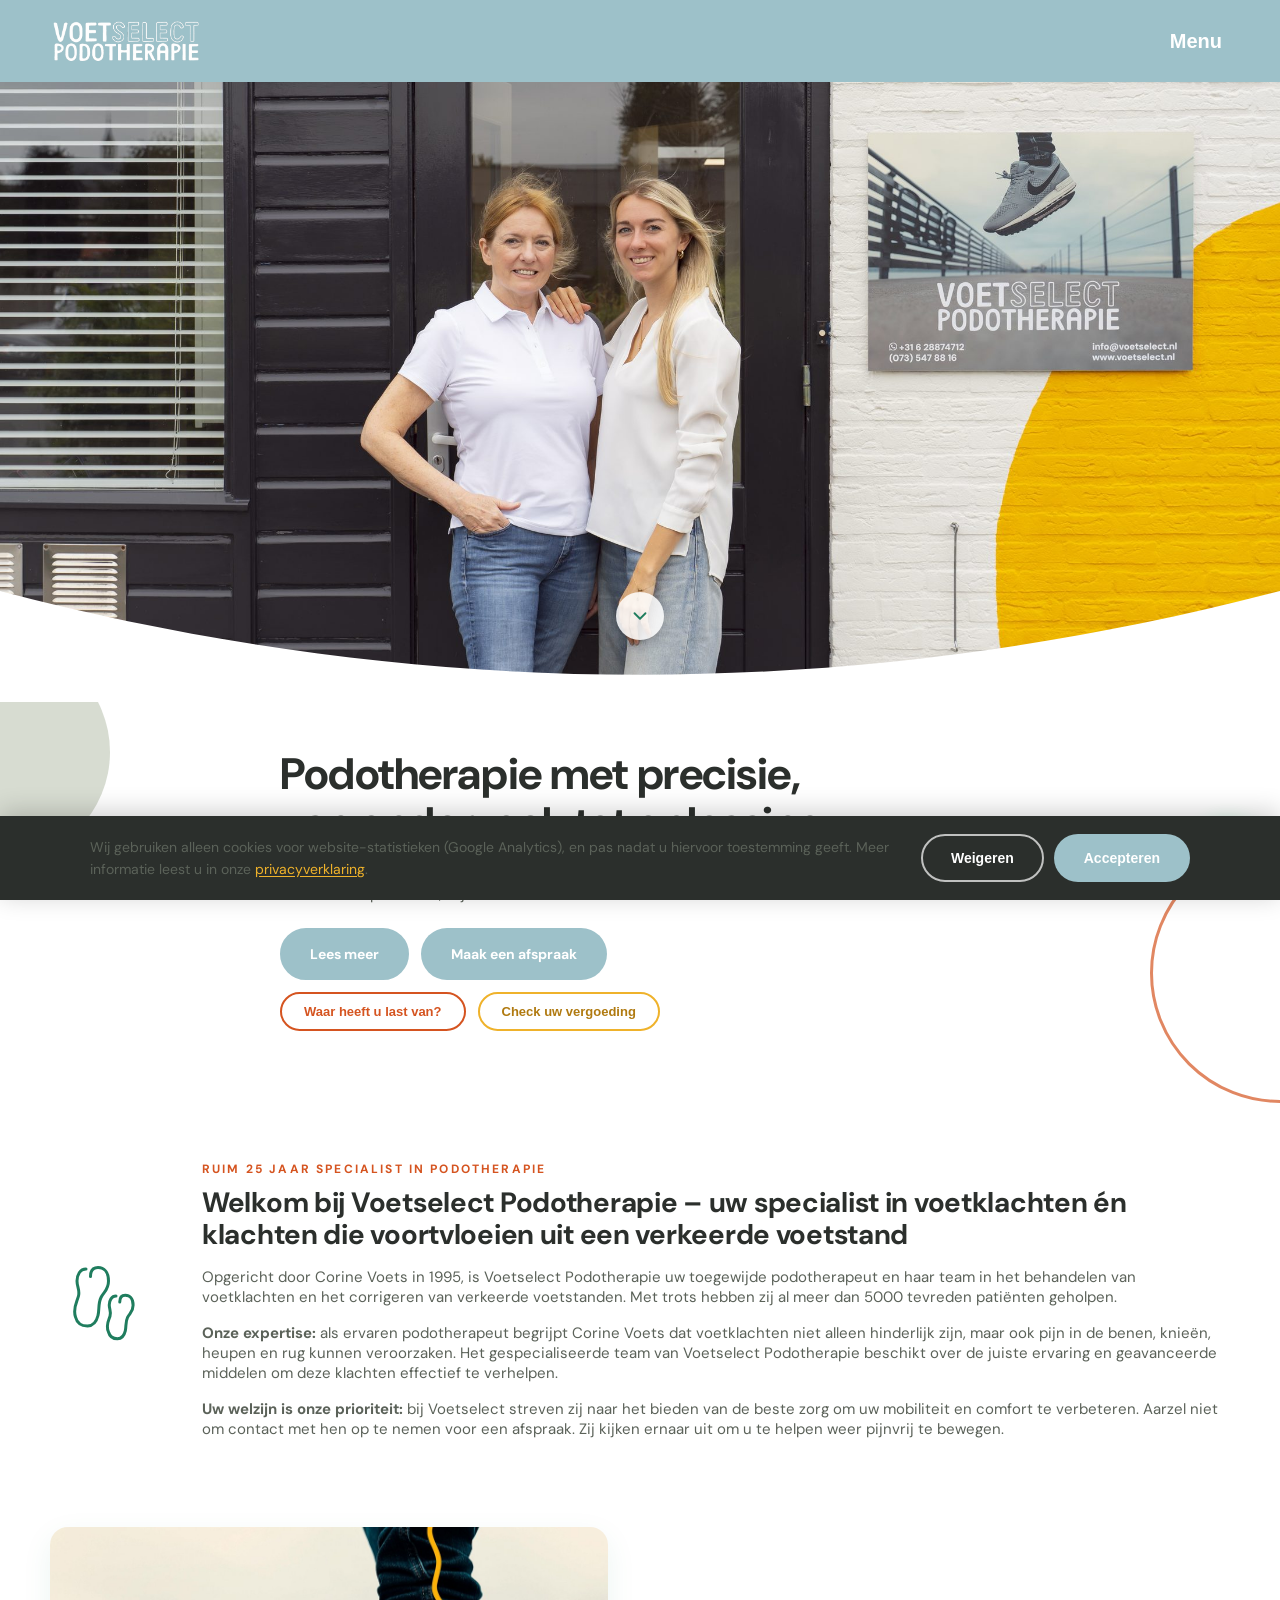
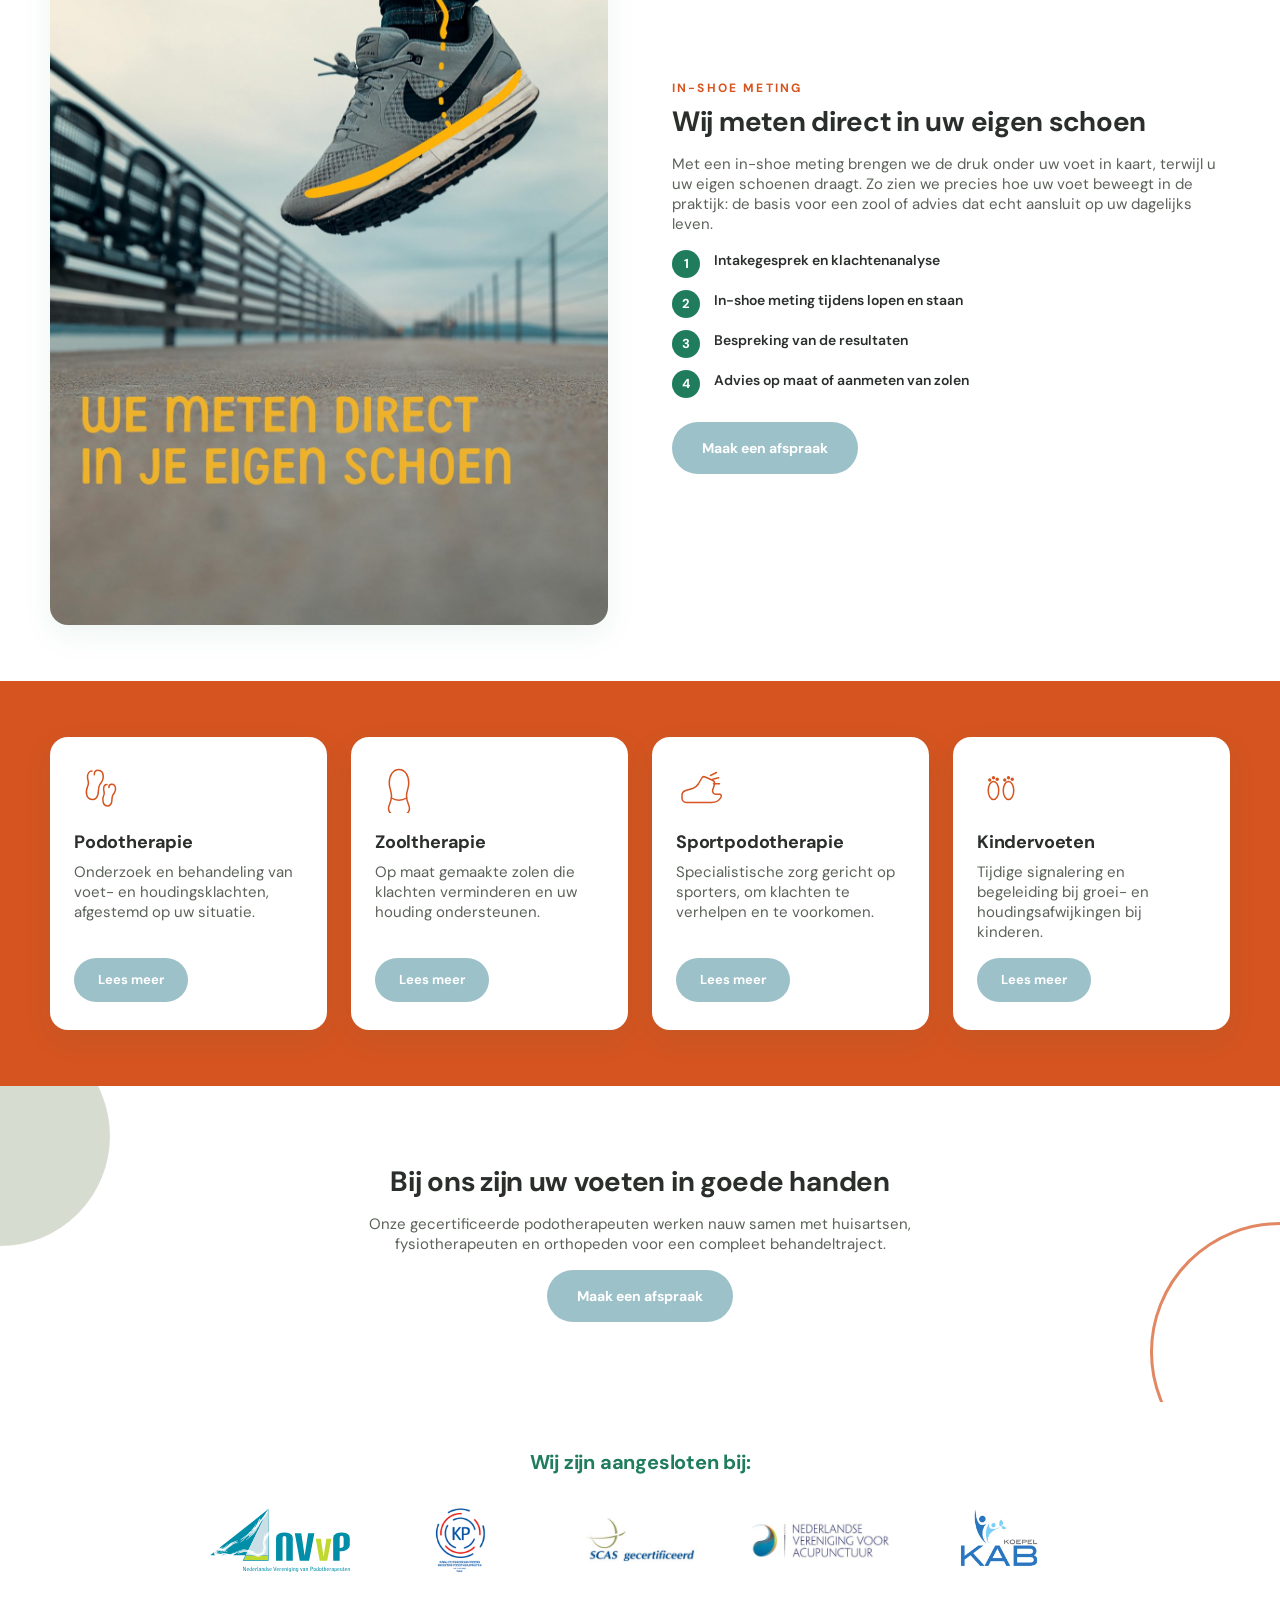
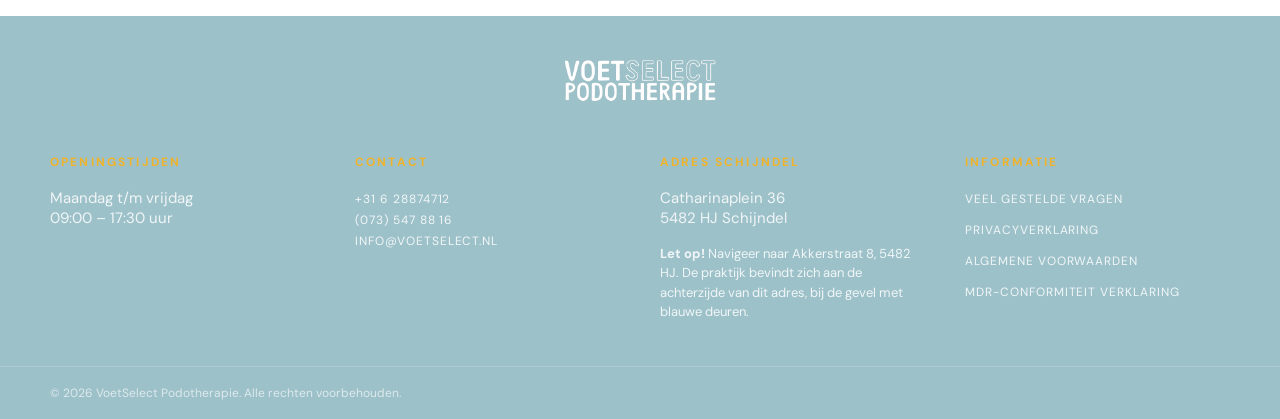
<file: index.html>
<!DOCTYPE html>
<html lang="nl">
<head>
<meta charset="UTF-8"><meta name="viewport" content="width=device-width, initial-scale=1.0">
<meta name="description" content="VoetSelect Podotherapie in Schijndel: al meer dan 25 jaar specialist in voetklachten, steunzolen en podotherapeutische behandeling. Maak eenvoudig online een afspraak.">
<title>VoetSelect Podotherapie</title>
<link rel="icon" href="img/favicon-32x32.png" sizes="32x32">
<link rel="icon" href="img/favicon-192x192.png" sizes="192x192">
<link rel="apple-touch-icon" href="img/apple-touch-icon.png">
<link rel="preconnect" href="https://fonts.googleapis.com">
<link rel="preconnect" href="https://fonts.gstatic.com" crossorigin>
<link href="https://fonts.googleapis.com/css2?family=DM+Sans:ital,opsz,wght@0,9..40,400..700;1,9..40,400..700&display=swap" rel="stylesheet">
<link rel="stylesheet" href="style.css">
<script src="verzekeraars-data.js"></script>
<link rel="canonical" href="https://voetselect.nl/">
<meta property="og:type" content="website">
<meta property="og:locale" content="nl_NL">
<meta property="og:site_name" content="VoetSelect Podotherapie">
<meta property="og:url" content="https://voetselect.nl/">
<meta property="og:title" content="VoetSelect Podotherapie">
<meta property="og:description" content="VoetSelect Podotherapie in Schijndel: al meer dan 25 jaar specialist in voetklachten, steunzolen en podotherapeutische behandeling. Maak eenvoudig online een afspraak.">
<meta property="og:image" content="https://voetselect.nl/img/hero-wide.jpg">
<meta name="twitter:card" content="summary_large_image">
<meta name="twitter:title" content="VoetSelect Podotherapie">
<meta name="twitter:description" content="VoetSelect Podotherapie in Schijndel: al meer dan 25 jaar specialist in voetklachten, steunzolen en podotherapeutische behandeling. Maak eenvoudig online een afspraak.">
<meta name="twitter:image" content="https://voetselect.nl/img/hero-wide.jpg">
<script type="application/ld+json">
{
  "@context": "https://schema.org",
  "@type": "MedicalClinic",
  "name": "VoetSelect Podotherapie",
  "url": "https://voetselect.nl/",
  "logo": "https://voetselect.nl/img/logo-white.png",
  "image": "https://voetselect.nl/img/hero-wide.jpg",
  "telephone": "+31628874712",
  "email": "info@voetselect.nl",
  "address": {
    "@type": "PostalAddress",
    "streetAddress": "Catharinaplein 36",
    "postalCode": "5482 HT",
    "addressLocality": "Schijndel",
    "addressCountry": "NL"
  },
  "geo": {
    "@type": "GeoCoordinates",
    "latitude": 51.617579203358446,
    "longitude": 5.43795346489408
  },
  "openingHoursSpecification": {
    "@type": "OpeningHoursSpecification",
    "dayOfWeek": ["Monday", "Tuesday", "Wednesday", "Thursday", "Friday"],
    "opens": "09:00",
    "closes": "17:30"
  },
  "medicalSpecialty": "Podiatric",
  "priceRange": "€€"
}
</script>
</head>
<body data-active-page="index.html">

<div id="header-placeholder"></div>

<main>

  <!-- HERO -->
  <section class="hero">
    <div class="hero-media">
      <img src="img/hero-wide.jpg" alt="Het team van VoetSelect Podotherapie voor de praktijk">
      <svg class="hero-curve" viewBox="0 0 1440 120" preserveAspectRatio="none" aria-hidden="true">
        <path d="M0,0 C 480,120 960,120 1440,0 L1440,120 L0,120 Z" fill="#ffffff"></path>
      </svg>
      <button type="button" class="hero-scroll-btn" id="heroScrollBtn" aria-label="Scroll naar beneden">
        <svg viewBox="0 0 24 24" fill="none" stroke="currentColor" stroke-width="2" stroke-linecap="round" stroke-linejoin="round" aria-hidden="true">
          <polyline points="6,9 12,15 18,9"/>
        </svg>
      </button>
    </div>

    <div class="hero-content-section">
      <div class="accent-circle accent-circle--sage" aria-hidden="true"></div>
      <div class="hero-content container">
        <h1>Podotherapie met precisie, <br>van onderzoek tot oplossing</h1>
        <p>Bij VoetSelect Podotherapie staan persoonlijke aandacht en deskundige behandeling centraal. Van klachten tot preventie, wij denken met u mee.</p>
        <div class="hero-actions">
          <div class="hero-actions-primary">
            <a class="btn btn-outline" href="behandelingen.html">Lees meer</a>
            <a class="btn btn-primary" href="#" data-open-quiz>Maak een afspraak</a>
          </div>
          <div class="hero-actions-tools">
            <button type="button" class="btn btn-quiz" data-open-quiz>Waar heeft u last van?</button>
            <button type="button" class="btn btn-vergoeding" data-open-vergoeding>Check uw vergoeding</button>
          </div>
        </div>
      </div>
      <div class="accent-circle accent-circle--orange" aria-hidden="true"></div>
    </div>
  </section>

  <!-- INTRO -->
  <section class="intro container">
    <div class="intro-grid">
      <div class="intro-icon" aria-hidden="true">
        <svg viewBox="0 0 64 64" fill="none" stroke="currentColor" stroke-width="2" stroke-linecap="round" stroke-linejoin="round">
          <path d="M24 8c-4 0-6 4-6 8s2 6 1 10-4 8-2 14c1 4 4 6 8 6s6-3 7-7 0-8 2-12 5-5 5-11-3-9-7-9-5 3-5 6"/>
          <path d="M44 26c-3 0-4.5 3-4.5 6s1.5 4.5 0.5 7.5-3 6-1 10.5c0.8 3 3 4.5 6 4.5s4.5-2.2 5.2-5.2 0-6 1.5-9 3.7-3.7 3.7-8.2-2.2-6.6-5.2-6.6-3.7 2.2-3.7 4.5"/>
        </svg>
      </div>
      <div class="intro-text">
        <p class="eyebrow">Ruim 25 jaar specialist in podotherapie</p>
        <h2>Welkom bij Voetselect Podotherapie – uw specialist in voetklachten én klachten die voortvloeien uit een verkeerde voetstand</h2>
        <p>Opgericht door Corine Voets in 1995, is Voetselect Podotherapie uw toegewijde podotherapeut en haar team in het behandelen van voetklachten en het corrigeren van verkeerde voetstanden. Met trots hebben zij al meer dan 5000 tevreden patiënten geholpen.</p>
        <p><strong>Onze expertise:</strong> als ervaren podotherapeut begrijpt Corine Voets dat voetklachten niet alleen hinderlijk zijn, maar ook pijn in de benen, knieën, heupen en rug kunnen veroorzaken. Het gespecialiseerde team van Voetselect Podotherapie beschikt over de juiste ervaring en geavanceerde middelen om deze klachten effectief te verhelpen.</p>
        <p><strong>Uw welzijn is onze prioriteit:</strong> bij Voetselect streven zij naar het bieden van de beste zorg om uw mobiliteit en comfort te verbeteren. Aarzel niet om contact met hen op te nemen voor een afspraak. Zij kijken ernaar uit om u te helpen weer pijnvrij te bewegen.</p>
      </div>
    </div>
  </section>

  <!-- IN-SHOE STAPPENPLAN -->
  <section class="stappenplan container">
    <div class="stappenplan-grid">
      <div class="stappenplan-media">
        <img src="img/stappenplan.jpg" alt="We meten direct in je eigen schoen" loading="lazy">
      </div>
      <div class="stappenplan-text">
        <p class="eyebrow">In-shoe meting</p>
        <h2>Wij meten direct in uw eigen schoen</h2>
        <p>Met een in-shoe meting brengen we de druk onder uw voet in kaart, terwijl u uw eigen schoenen draagt. Zo zien we precies hoe uw voet beweegt in de praktijk: de basis voor een zool of advies dat echt aansluit op uw dagelijks leven.</p>
        <ol class="stappenplan-steps">
          <li>Intakegesprek en klachtenanalyse</li>
          <li>In-shoe meting tijdens lopen en staan</li>
          <li>Bespreking van de resultaten</li>
          <li>Advies op maat of aanmeten van zolen</li>
        </ol>
        <a class="btn btn-primary" href="#" data-open-quiz>Maak een afspraak</a>
      </div>
    </div>
  </section>

  <!-- FEATURE CARDS -->
  <section class="features">
    <div class="container">
      <div class="features-grid">

        <article class="feature-card">
          <div class="feature-icon" aria-hidden="true">
            <svg viewBox="0 0 64 64" fill="none" stroke="currentColor" stroke-width="2" stroke-linecap="round" stroke-linejoin="round">
              <path d="M24 8c-4 0-6 4-6 8s2 6 1 10-4 8-2 14c1 4 4 6 8 6s6-3 7-7 0-8 2-12 5-5 5-11-3-9-7-9-5 3-5 6"/>
              <path d="M44 26c-3 0-4.5 3-4.5 6s1.5 4.5 0.5 7.5-3 6-1 10.5c0.8 3 3 4.5 6 4.5s4.5-2.2 5.2-5.2 0-6 1.5-9 3.7-3.7 3.7-8.2-2.2-6.6-5.2-6.6-3.7 2.2-3.7 4.5"/>
            </svg>
          </div>
          <h3>Podotherapie</h3>
          <p>Onderzoek en behandeling van voet- en houdingsklachten, afgestemd op uw situatie.</p>
          <a class="btn btn-card" href="behandelingen.html">Lees meer</a>
        </article>

        <article class="feature-card">
          <div class="feature-icon" aria-hidden="true">
            <svg viewBox="0 0 64 64" fill="none" stroke="currentColor" stroke-width="2" stroke-linecap="round" stroke-linejoin="round">
              <path d="M32 6c-8 0-13 8-13 18 0 7 3 11 3 17 0 9-4 12-4 17 0 6 6 10 14 10s14-4 14-10c0-5-4-8-4-17 0-6 3-10 3-17 0-10-5-18-13-18z"/>
              <path d="M22 44c3 2 6 3 10 3s7-1 10-3"/>
            </svg>
          </div>
          <h3>Zooltherapie</h3>
          <p>Op maat gemaakte zolen die klachten verminderen en uw houding ondersteunen.</p>
          <a class="btn btn-card" href="behandelingen.html">Lees meer</a>
        </article>

        <article class="feature-card">
          <div class="feature-icon" aria-hidden="true">
            <svg viewBox="0 0 64 64" fill="none" stroke="currentColor" stroke-width="2" stroke-linecap="round" stroke-linejoin="round">
              <path d="M8 40c0-3 2-5 5-6l10-3c3-1 5-3 7-6l4-7c1-2 3-3 5-2l9 4c3 1 4 4 3 7l-2 6c-1 3 1 6 4 6h5c2 0 3 2 2 4-2 4-7 7-13 7H14c-4 0-6-3-6-6z"/>
              <line x1="46" y1="14" x2="54" y2="10"/>
              <line x1="49" y1="19" x2="57" y2="17"/>
              <line x1="50" y1="25" x2="58" y2="25"/>
            </svg>
          </div>
          <h3>Sportpodotherapie</h3>
          <p>Specialistische zorg gericht op sporters, om klachten te verhelpen en te voorkomen.</p>
          <a class="btn btn-card" href="behandelingen.html">Lees meer</a>
        </article>

        <article class="feature-card">
          <div class="feature-icon" aria-hidden="true">
            <svg viewBox="0 0 64 64" fill="none" stroke="currentColor" stroke-width="2" stroke-linecap="round" stroke-linejoin="round">
              <ellipse cx="22" cy="34" rx="7" ry="12"/>
              <circle cx="17" cy="20" r="2.2" fill="currentColor" stroke="none"/>
              <circle cx="22" cy="17" r="2.2" fill="currentColor" stroke="none"/>
              <circle cx="27" cy="19" r="2.2" fill="currentColor" stroke="none"/>
              <ellipse cx="42" cy="34" rx="7" ry="12"/>
              <circle cx="37" cy="20" r="2.2" fill="currentColor" stroke="none"/>
              <circle cx="42" cy="17" r="2.2" fill="currentColor" stroke="none"/>
              <circle cx="47" cy="19" r="2.2" fill="currentColor" stroke="none"/>
            </svg>
          </div>
          <h3>Kindervoeten</h3>
          <p>Tijdige signalering en begeleiding bij groei- en houdingsafwijkingen bij kinderen.</p>
          <a class="btn btn-card" href="behandelingen.html">Lees meer</a>
        </article>

      </div>
    </div>
  </section>

  <!-- ILLUSTRATION / ACCENT SECTION -->
  <section class="accent-section">
    <div class="accent-circle accent-circle--sage" aria-hidden="true"></div>
    <div class="accent-grid container">
      <div class="accent-text">
        <h2>Bij ons zijn uw voeten in goede handen</h2>
        <p>Onze gecertificeerde podotherapeuten werken nauw samen met huisartsen, fysiotherapeuten en orthopeden voor een compleet behandeltraject.</p>
        <a class="btn btn-primary" href="#" data-open-quiz>Maak een afspraak</a>
      </div>
    </div>
    <div class="accent-circle accent-circle--orange" aria-hidden="true"></div>
  </section>

</main>

<!-- FOOTER -->
<div id="footer-placeholder"></div>

<div id="quiz-modal-placeholder"></div>

<div id="vergoeding-modal-placeholder"></div>

<script src="partials.js"></script>
<script src="cookie-consent.js"></script>
<script src="script.js"></script>
<script src="https://web3forms.com/client/script.js" async defer></script>
</body>
</html>
</file>
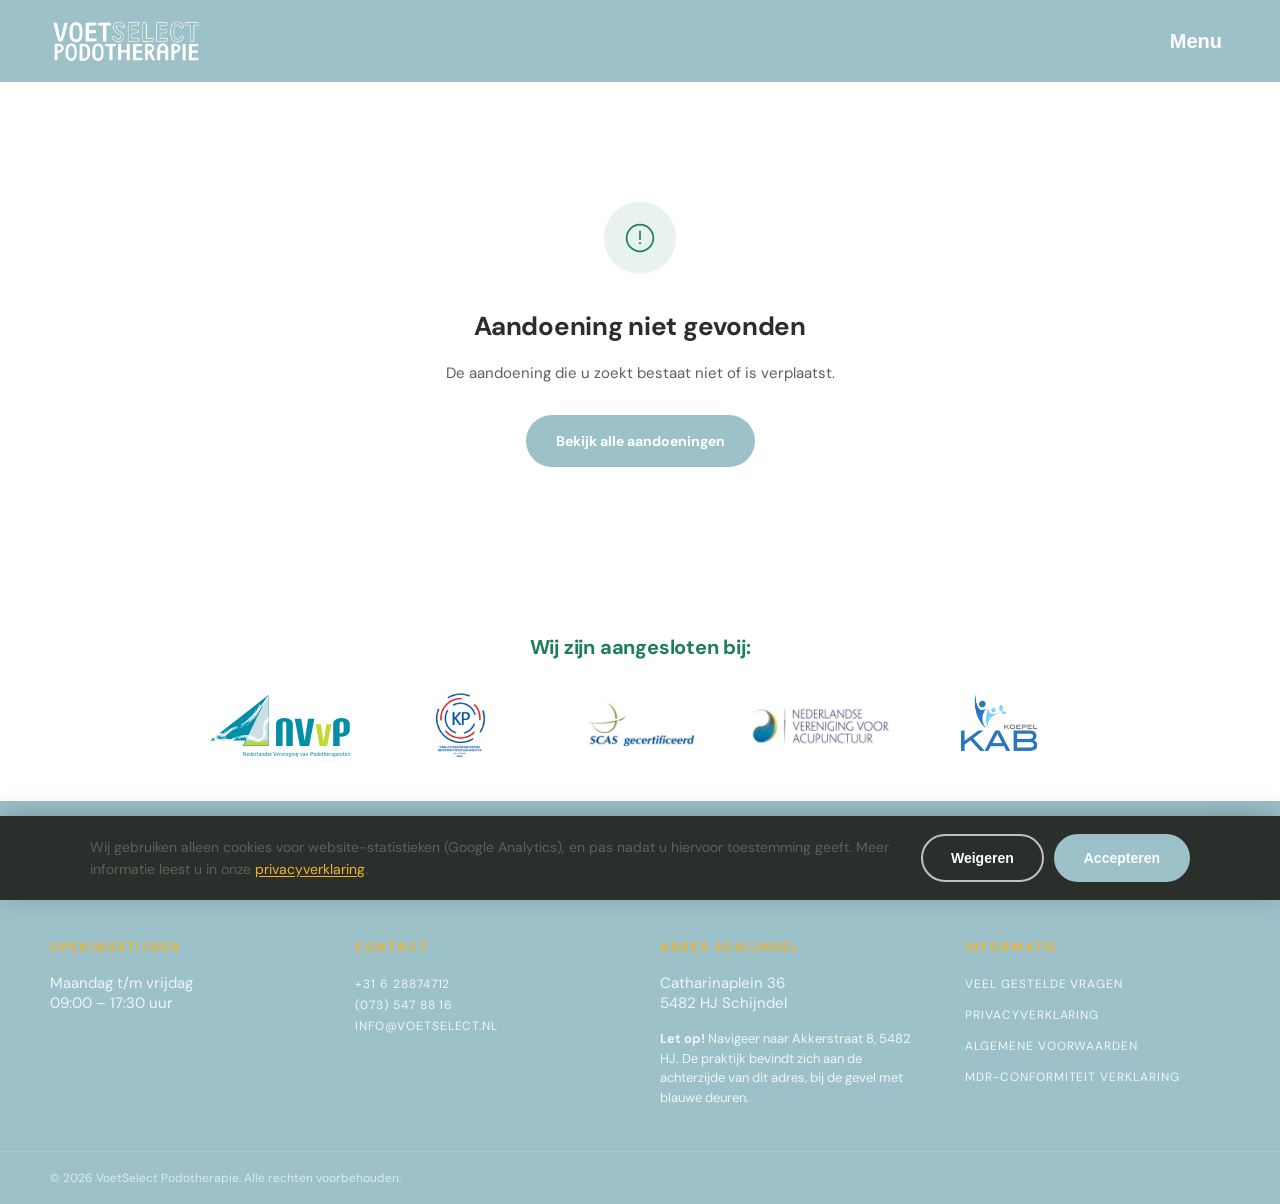
<file: aandoening.html>
<!DOCTYPE html>
<html lang="nl">
<head>
<meta charset="UTF-8"><meta name="viewport" content="width=device-width, initial-scale=1.0">
<meta name="description" id="pageDescription" content="Uitleg over veelvoorkomende voet-, been- en houdingsklachten en hoe VoetSelect Podotherapie deze behandelt.">
<title id="pageTitle">Aandoening | VoetSelect Podotherapie</title>
<link rel="icon" href="img/favicon-32x32.png" sizes="32x32">
<link rel="icon" href="img/favicon-192x192.png" sizes="192x192">
<link rel="apple-touch-icon" href="img/apple-touch-icon.png">
<link rel="preconnect" href="https://fonts.googleapis.com">
<link rel="preconnect" href="https://fonts.gstatic.com" crossorigin>
<link href="https://fonts.googleapis.com/css2?family=DM+Sans:ital,opsz,wght@0,9..40,400..700;1,9..40,400..700&display=swap" rel="stylesheet">
<link rel="stylesheet" href="style.css">
<script src="aandoeningen-data.js"></script>
<link rel="canonical" href="https://voetselect.nl/aandoeningen.html" id="pageCanonical">
<meta property="og:type" content="article">
<meta property="og:locale" content="nl_NL">
<meta property="og:site_name" content="VoetSelect Podotherapie">
<meta property="og:url" content="https://voetselect.nl/aandoeningen.html" id="ogUrl">
<meta property="og:title" content="Aandoening | VoetSelect Podotherapie" id="ogTitle">
<meta property="og:description" content="Uitleg over veelvoorkomende voet-, been- en houdingsklachten en hoe VoetSelect Podotherapie deze behandelt." id="ogDescription">
<meta property="og:image" content="https://voetselect.nl/img/hero-aandoeningen.jpg">
<meta name="twitter:card" content="summary_large_image">
<meta name="twitter:title" content="Aandoening | VoetSelect Podotherapie" id="twitterTitle">
<meta name="twitter:description" content="Uitleg over veelvoorkomende voet-, been- en houdingsklachten en hoe VoetSelect Podotherapie deze behandelt." id="twitterDescription">
<meta name="twitter:image" content="https://voetselect.nl/img/hero-aandoeningen.jpg">
<script type="application/ld+json">
{
  "@context": "https://schema.org",
  "@type": "MedicalClinic",
  "name": "VoetSelect Podotherapie",
  "url": "https://voetselect.nl/",
  "logo": "https://voetselect.nl/img/logo-white.png",
  "image": "https://voetselect.nl/img/hero-wide.jpg",
  "telephone": "+31628874712",
  "email": "info@voetselect.nl",
  "address": {
    "@type": "PostalAddress",
    "streetAddress": "Catharinaplein 36",
    "postalCode": "5482 HT",
    "addressLocality": "Schijndel",
    "addressCountry": "NL"
  },
  "geo": {
    "@type": "GeoCoordinates",
    "latitude": 51.617579203358446,
    "longitude": 5.43795346489408
  },
  "openingHoursSpecification": {
    "@type": "OpeningHoursSpecification",
    "dayOfWeek": ["Monday", "Tuesday", "Wednesday", "Thursday", "Friday"],
    "opens": "09:00",
    "closes": "17:30"
  },
  "medicalSpecialty": "Podiatric",
  "priceRange": "€€"
}
</script>
</head>
<body data-active-page="aandoeningen.html">

<div id="header-placeholder"></div>

<main>

  <!-- PAGE HERO (populated by JS) -->
  <section class="page-hero page-hero--solid" id="aandoeningHero">
    <div class="container page-hero-content">
      <p class="eyebrow page-hero-eyebrow">
        <a href="aandoeningen.html" class="hero-breadcrumb-link">&#8592; Alle aandoeningen</a>
      </p>
      <h1 id="heroTitle">Aandoening</h1>
    </div>
    <svg class="hero-curve" viewBox="0 0 1440 120" preserveAspectRatio="none" aria-hidden="true">
      <path d="M0,0 C 480,120 960,120 1440,0 L1440,120 L0,120 Z" fill="#ffffff"></path>
    </svg>
  </section>

  <!-- DETAIL CONTENT (populated by JS) -->
  <section class="aandoening-detail-section" id="aandoeningDetailSection">
    <div class="container">
      <div class="aandoening-detail-grid">

        <div class="aandoening-detail-body" id="aandoeningBody">
          <!-- filled by JS -->
        </div>

        <aside>
          <div class="aandoening-sidebar-card">
            <div class="aandoening-sidebar-icon" aria-hidden="true">
              <svg viewBox="0 0 32 32" fill="none" stroke="currentColor" stroke-width="1.8" stroke-linecap="round" stroke-linejoin="round">
                <path d="M16 4 C10 4 6 9 6 14 C6 20 12 26 16 28 C20 26 26 20 26 14 C26 9 22 4 16 4Z"/>
                <line x1="16" y1="10" x2="16" y2="18"/><circle cx="16" cy="21" r="1" fill="currentColor" stroke="none"/>
              </svg>
            </div>
            <h3>Last van <span id="sidebarNaam">deze klacht</span>?</h3>
            <p>Onze podotherapeut helpt u graag verder. Beantwoord een paar korte vragen en maak direct een afspraak.</p>
            <button class="btn btn-primary" data-open-ailment-quiz data-ailment-naam="" id="sidebarQuizBtn">Ik heb hier last van</button>
            <div class="aandoening-sidebar-divider"></div>
            <p class="aandoening-sidebar-alt">Of bel ons direct:<br><a href="tel:+31628874712">+31 6 28874712</a></p>
          </div>
        </aside>

      </div>
    </div>
  </section>

  <!-- CTA BAND -->
  <section class="aandoening-cta-band" id="aandoeningCtaBand">
    <div class="container aandoening-cta-inner">
      <div class="aandoening-cta-text">
        <h2>Heeft u last van <span id="ctaNaam">deze aandoening</span>?</h2>
        <p>Maak een afspraak voor een uitgebreid podotherapeutisch onderzoek. Wij stellen een behandelplan op maat op.</p>
      </div>
      <button class="btn btn-white btn-large" data-open-ailment-quiz data-ailment-naam="" id="ctaQuizBtn">Ik heb hier last van</button>
    </div>
  </section>

  <!-- NOT FOUND (hidden until JS shows it) -->
  <section class="aandoening-not-found" id="aandoeningNotFound" style="display:none" aria-live="polite">
    <div class="container">
      <div class="aandoening-not-found-inner">
        <div class="aandoening-not-found-icon" aria-hidden="true">
          <svg viewBox="0 0 48 48" fill="none" stroke="currentColor" stroke-width="2.5" stroke-linecap="round" stroke-linejoin="round">
            <circle cx="24" cy="24" r="20"/>
            <line x1="24" y1="14" x2="24" y2="26"/>
            <circle cx="24" cy="32" r="1.5" fill="currentColor" stroke="none"/>
          </svg>
        </div>
        <h1>Aandoening niet gevonden</h1>
        <p>De aandoening die u zoekt bestaat niet of is verplaatst.</p>
        <a href="aandoeningen.html" class="btn btn-primary">Bekijk alle aandoeningen</a>
      </div>
    </div>
  </section>

</main>

<!-- FOOTER -->
<div id="footer-placeholder"></div>

<!-- WHATSAPP FLOAT -->

<!-- AILMENT QUIZ MODAL -->
<div class="quiz-overlay" id="ailmentQuizOverlay" aria-hidden="true" role="dialog" aria-modal="true" aria-labelledby="ailmentQuizHeading">
  <div class="quiz-modal">
    <button type="button" class="quiz-close" id="ailmentQuizClose" aria-label="Sluiten">&times;</button>
    <div class="quiz-deco" aria-hidden="true"></div>

    <!-- Ailment badge shown in all steps -->
    <div class="ailment-quiz-badge" id="ailmentQuizBadge" aria-hidden="true">
      <svg viewBox="0 0 16 16" fill="none" stroke="currentColor" stroke-width="2" stroke-linecap="round"><circle cx="8" cy="8" r="6"/><line x1="8" y1="5" x2="8" y2="9"/><circle cx="8" cy="11.5" r="0.75" fill="currentColor" stroke="none"/></svg>
      <span id="ailmentQuizNaam">Aandoening</span>
    </div>

    <div class="quiz-step is-active" id="ailmentStep1">
      <div class="quiz-meta">
        <span class="quiz-counter">Vraag 1 van 3</span>
        <div class="quiz-progress-track"><div class="quiz-progress-fill quiz-progress-fill--1"></div></div>
      </div>
      <h3 id="ailmentQuizHeading" class="quiz-question">Hoe lang heeft u al last?</h3>
      <div class="quiz-options">
        <button type="button" class="quiz-option" data-value="Minder dan 1 week">Minder dan 1 week</button>
        <button type="button" class="quiz-option" data-value="1 tot 4 weken">1 tot 4 weken</button>
        <button type="button" class="quiz-option" data-value="1 tot 3 maanden">1 tot 3 maanden</button>
        <button type="button" class="quiz-option" data-value="Langer dan 3 maanden">Langer dan 3 maanden</button>
      </div>
      <div class="quiz-nav">
        <button type="button" class="btn btn-primary quiz-next" data-next="ailmentStep2" disabled>Volgende</button>
      </div>
    </div>

    <div class="quiz-step" id="ailmentStep2">
      <div class="quiz-meta">
        <span class="quiz-counter">Vraag 2 van 3</span>
        <div class="quiz-progress-track"><div class="quiz-progress-fill quiz-progress-fill--2"></div></div>
      </div>
      <h3 class="quiz-question">Hoe ernstig zijn de klachten?</h3>
      <div class="quiz-options">
        <button type="button" class="quiz-option" data-value="Mild, weinig pijnlijk">Mild</button>
        <button type="button" class="quiz-option" data-value="Matig, regelmatig pijn">Matig</button>
        <button type="button" class="quiz-option" data-value="Ernstig, aanhoudend pijn">Ernstig</button>
        <button type="button" class="quiz-option" data-value="Wisselend per dag">Wisselend</button>
      </div>
      <div class="quiz-nav">
        <button type="button" class="quiz-back" data-prev="ailmentStep1">Terug</button>
        <button type="button" class="btn btn-primary quiz-next" data-next="ailmentStep3" disabled>Volgende</button>
      </div>
    </div>

    <div class="quiz-step" id="ailmentStep3">
      <div class="quiz-meta">
        <span class="quiz-counter">Vraag 3 van 3</span>
        <div class="quiz-progress-track"><div class="quiz-progress-fill quiz-progress-fill--3"></div></div>
      </div>
      <h3 class="quiz-question">Wanneer zijn de klachten het ergst?</h3>
      <div class="quiz-options">
        <button type="button" class="quiz-option" data-value="'s Ochtends bij het opstaan">'s Ochtends bij het opstaan</button>
        <button type="button" class="quiz-option" data-value="Na lang lopen of staan">Na lang lopen of staan</button>
        <button type="button" class="quiz-option" data-value="Tijdens het sporten">Tijdens het sporten</button>
        <button type="button" class="quiz-option" data-value="De hele dag door">De hele dag door</button>
      </div>
      <div class="quiz-nav">
        <button type="button" class="quiz-back" data-prev="ailmentStep2">Terug</button>
        <button type="button" class="btn btn-primary quiz-next" data-next="ailmentForm" disabled>Bekijk resultaat</button>
      </div>
    </div>

    <div class="quiz-step" id="ailmentForm">
      <h3 class="quiz-question">Maak een afspraak</h3>
      <p class="quiz-form-intro">Vul uw gegevens in en wij nemen contact met u op.</p>
      <div class="quiz-summary" id="ailmentQuizSummary" aria-live="polite"></div>
      <form class="quiz-form" id="ailmentAppointmentForm" novalidate>
        <div class="form-row">
          <div class="form-field">
            <label for="ailmentNaamInput">Naam <span aria-hidden="true">*</span></label>
            <input type="text" id="ailmentNaamInput" name="naam" required autocomplete="name" placeholder="Uw volledige naam">
          </div>
          <div class="form-field">
            <label for="ailmentEmailInput">E-mail <span aria-hidden="true">*</span></label>
            <input type="email" id="ailmentEmailInput" name="email" required autocomplete="email" placeholder="uw@email.nl">
          </div>
        </div>
        <div class="form-row">
          <div class="form-field">
            <label for="ailmentTelInput">Telefoonnummer</label>
            <input type="tel" id="ailmentTelInput" name="telefoon" autocomplete="tel" placeholder="06 00 00 00 00">
          </div>
          <div class="form-field">
            <label for="ailmentDatumInput">Gewenste datum</label>
            <input type="date" id="ailmentDatumInput" name="datum">
          </div>
        </div>
        <div class="form-field">
          <label for="ailmentOpmerkingen">Opmerkingen</label>
          <textarea id="ailmentOpmerkingen" name="opmerkingen" rows="3" placeholder="Eventuele extra informatie..."></textarea>
        </div>
        <div class="form-field">
          <div class="h-captcha" data-captcha="true"></div>
        </div>
        <p class="form-error" id="ailmentFormError" hidden>Er ging iets mis bij het versturen. Probeer het opnieuw of bel ons.</p>
        <div class="quiz-nav">
          <button type="button" class="quiz-back" data-prev="ailmentStep3">Terug</button>
          <button type="submit" class="btn btn-primary">Afspraak aanvragen</button>
        </div>
      </form>
    </div>

    <div class="quiz-step" id="ailmentSuccess">
      <div class="quiz-success-icon" aria-hidden="true">
        <svg viewBox="0 0 48 48" fill="none" stroke="currentColor" stroke-width="3.5" stroke-linecap="round" stroke-linejoin="round">
          <polyline points="10,26 20,36 38,14"/>
        </svg>
      </div>
      <h3 class="quiz-question">Aanvraag verstuurd!</h3>
      <p>Bedankt voor uw aanvraag. Wij nemen zo snel mogelijk contact met u op om een afspraak in te plannen.</p>
      <button type="button" class="btn btn-primary" id="ailmentQuizDoneBtn">Sluiten</button>
    </div>

  </div>
</div>

<script src="partials.js"></script>
<script src="cookie-consent.js"></script>
<script src="script.js"></script>
<script src="https://web3forms.com/client/script.js" async defer></script>
<script>
(function () {
  /* Load ailment from URL param */
  var params = new URLSearchParams(window.location.search);
  var id = params.get('id');
  var ailment = id ? AANDOENINGEN.find(function (a) { return a.id === id; }) : null;

  var heroEl   = document.getElementById('aandoeningHero');
  var detailEl = document.getElementById('aandoeningDetailSection');
  var ctaBand  = document.getElementById('aandoeningCtaBand');
  var notFound = document.getElementById('aandoeningNotFound');

  if (!ailment) {
    if (heroEl)   heroEl.style.display   = 'none';
    if (detailEl) detailEl.style.display = 'none';
    if (ctaBand)  ctaBand.style.display  = 'none';
    if (notFound) notFound.style.display = 'block';
    return;
  }

  /* Populate page */
  var pageTitleText = ailment.naam + ' | VoetSelect Podotherapie';
  var pageUrl = 'https://voetselect.nl/aandoening.html?id=' + ailment.id;
  document.title = pageTitleText;
  document.getElementById('pageDescription').setAttribute('content', ailment.excerpt);
  document.getElementById('pageCanonical').setAttribute('href', pageUrl);
  document.getElementById('ogUrl').setAttribute('content', pageUrl);
  document.getElementById('ogTitle').setAttribute('content', pageTitleText);
  document.getElementById('ogDescription').setAttribute('content', ailment.excerpt);
  document.getElementById('twitterTitle').setAttribute('content', pageTitleText);
  document.getElementById('twitterDescription').setAttribute('content', ailment.excerpt);
  document.getElementById('heroTitle').textContent = ailment.naam;
  document.getElementById('aandoeningBody').innerHTML = ailment.body.map(function (p) {
    return '<p>' + p + '</p>';
  }).join('');
  document.getElementById('sidebarNaam').textContent = ailment.naam;
  document.getElementById('ctaNaam').textContent = ailment.naam;
  document.getElementById('ailmentQuizNaam').textContent = ailment.naam;

  /* Wire ailment name to every quiz trigger button */
  document.querySelectorAll('[data-open-ailment-quiz]').forEach(function (btn) {
    btn.dataset.ailmentNaam = ailment.naam;
  });
}());
</script>
</body>
</html>
</file>
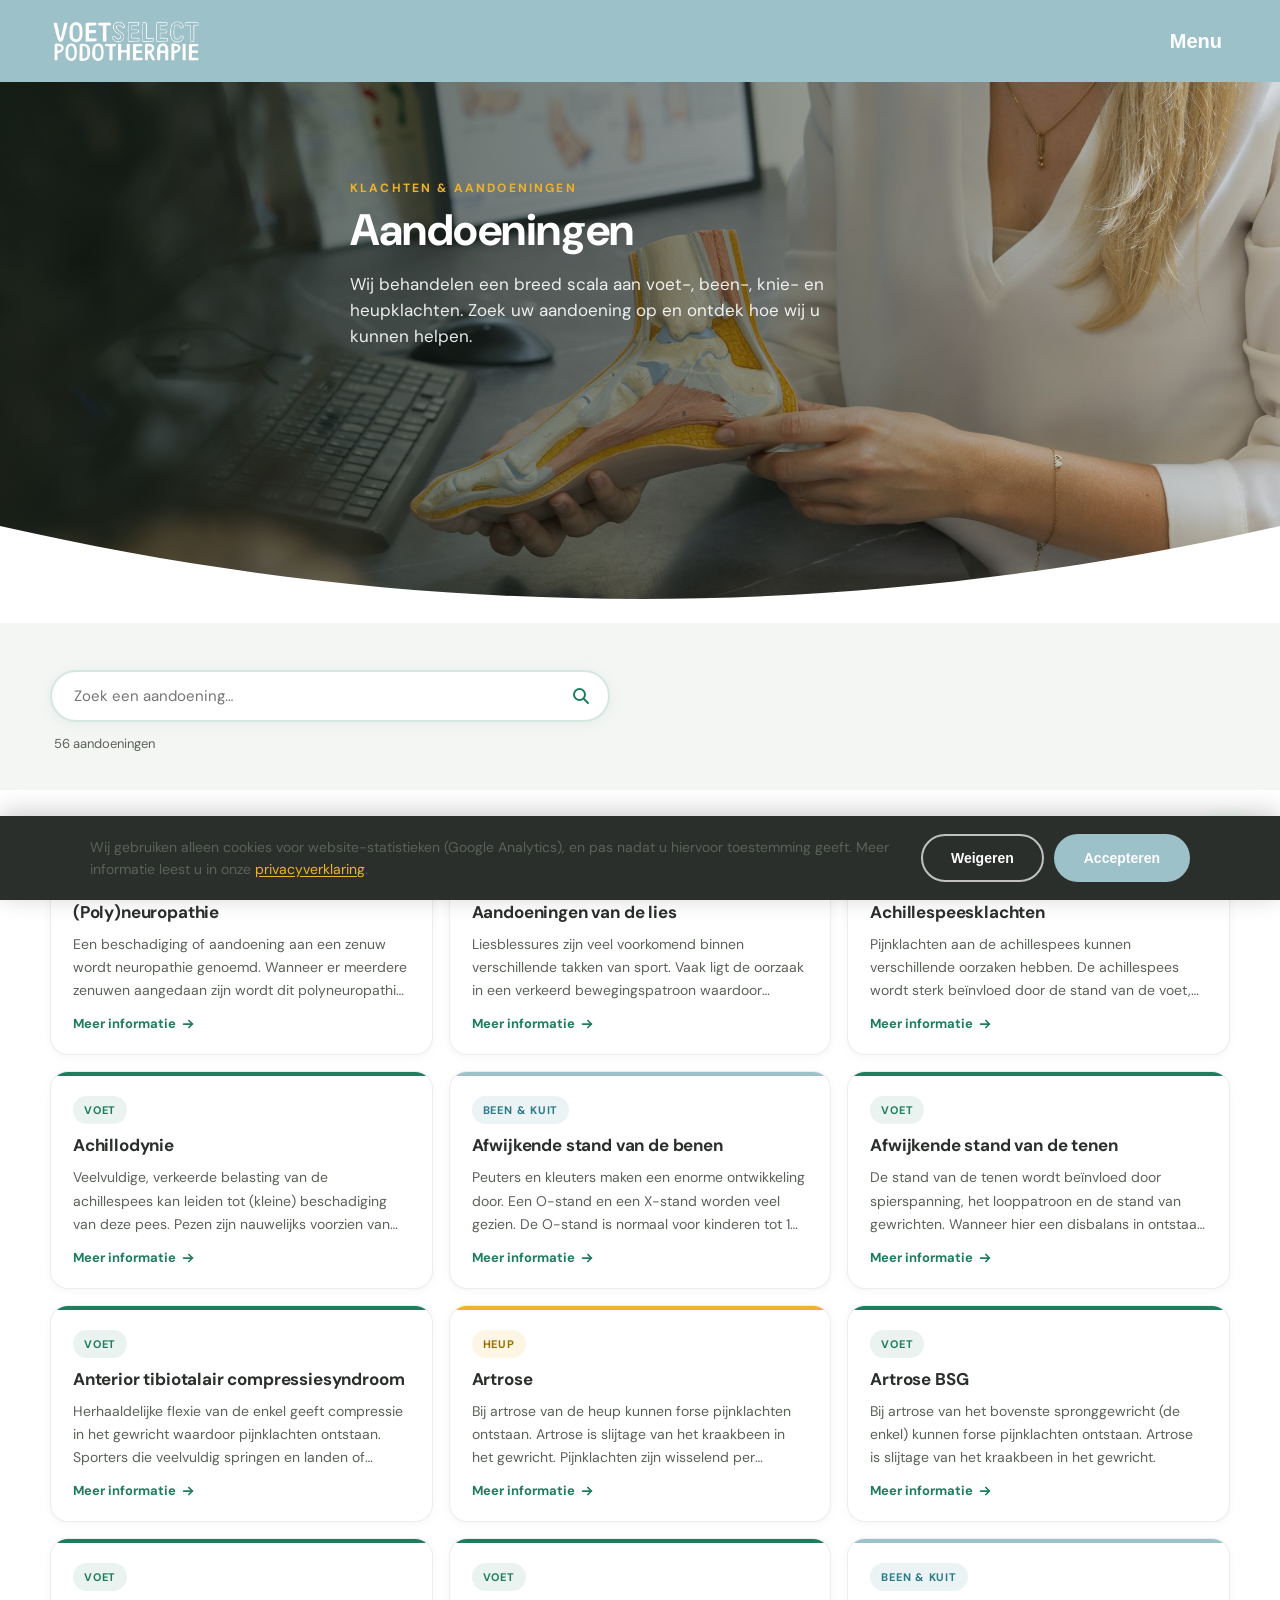
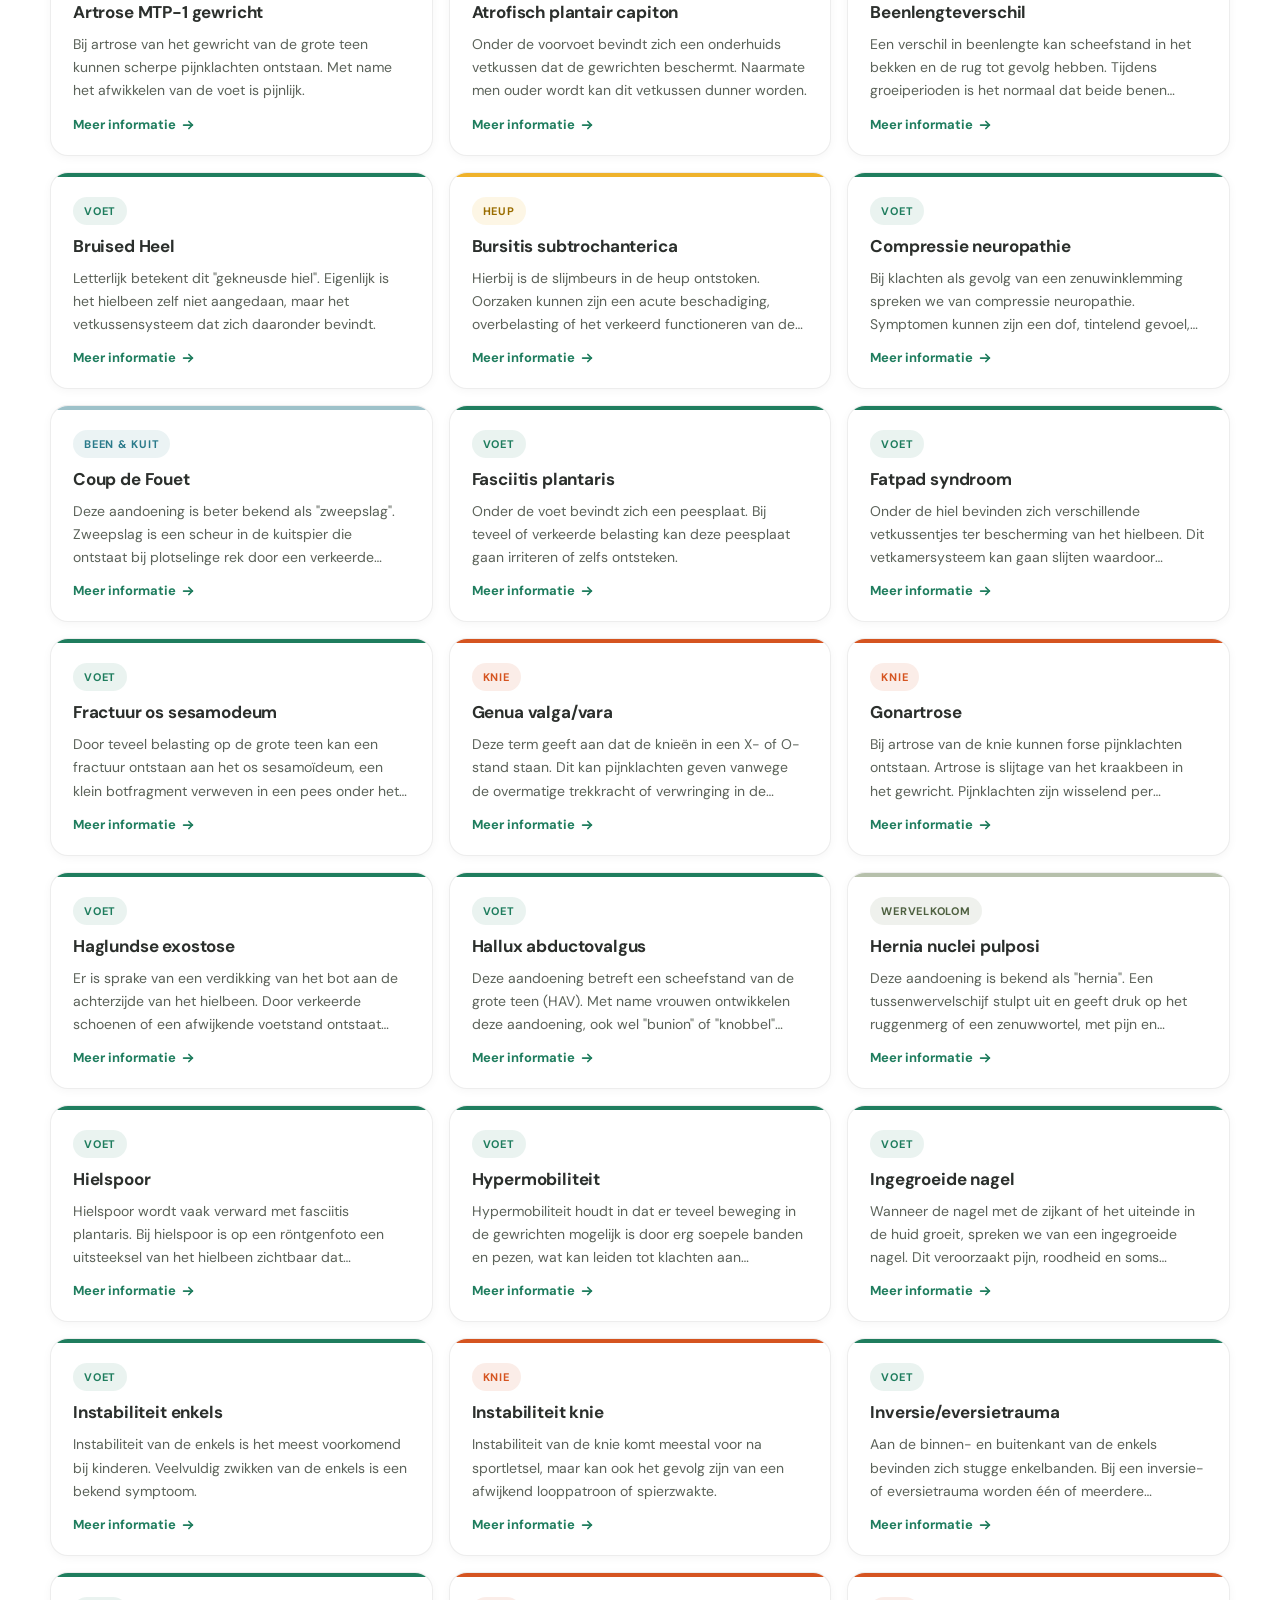
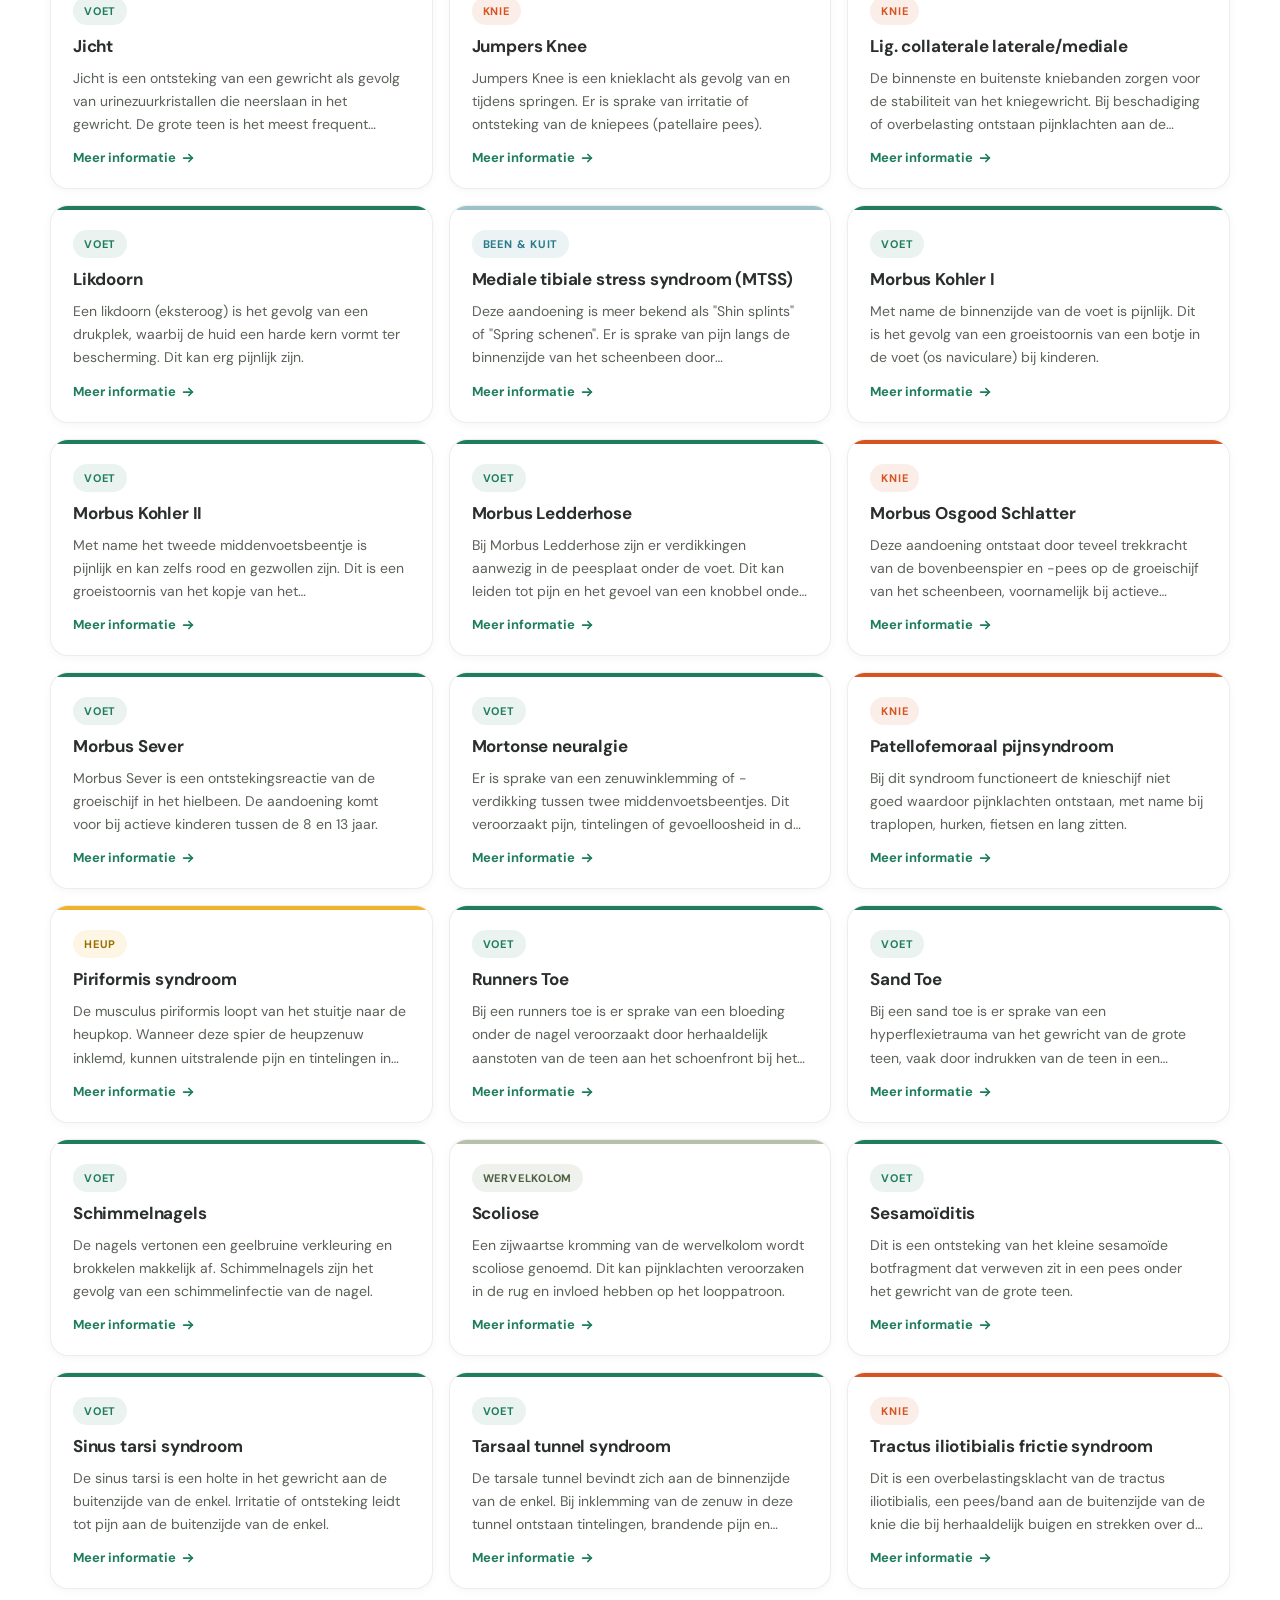
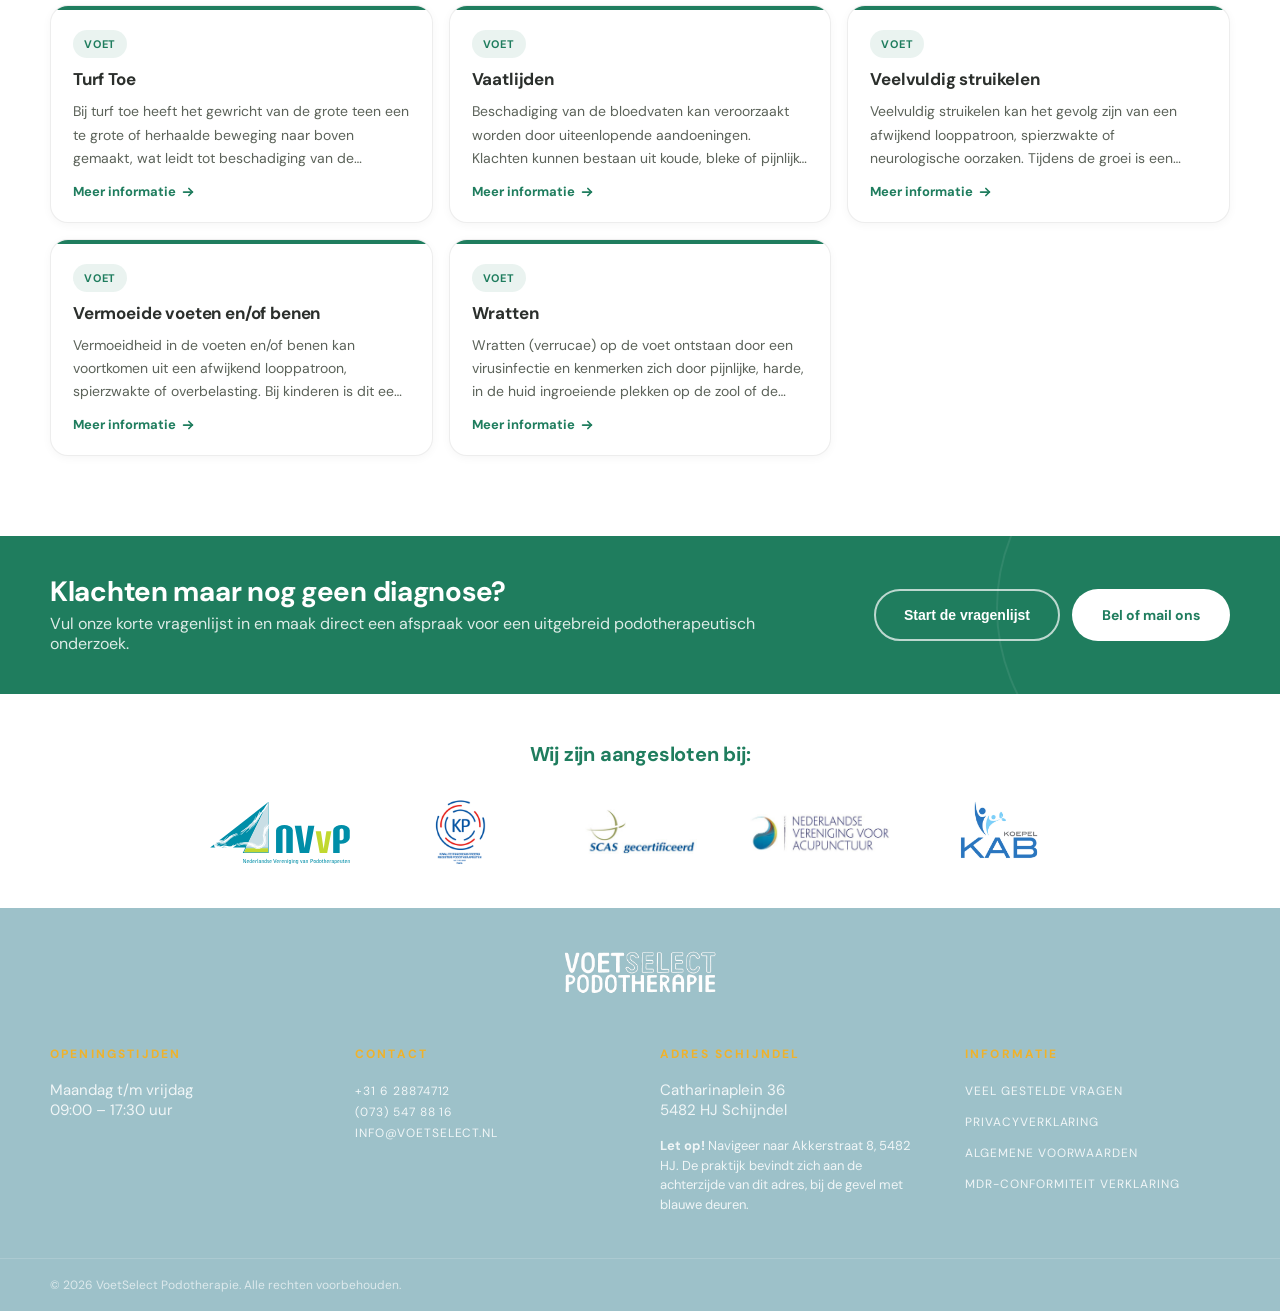
<file: aandoeningen.html>
<!DOCTYPE html>
<html lang="nl">
<head>
<meta charset="UTF-8"><meta name="viewport" content="width=device-width, initial-scale=1.0">
<meta name="description" content="Overzicht van veelvoorkomende voet-, been- en houdingsklachten die VoetSelect Podotherapie behandelt, met uitleg per aandoening.">
<title>Aandoeningen | VoetSelect Podotherapie</title>
<link rel="icon" href="img/favicon-32x32.png" sizes="32x32">
<link rel="icon" href="img/favicon-192x192.png" sizes="192x192">
<link rel="apple-touch-icon" href="img/apple-touch-icon.png">
<link rel="preconnect" href="https://fonts.googleapis.com">
<link rel="preconnect" href="https://fonts.gstatic.com" crossorigin>
<link href="https://fonts.googleapis.com/css2?family=DM+Sans:ital,opsz,wght@0,9..40,400..700;1,9..40,400..700&display=swap" rel="stylesheet">
<link rel="stylesheet" href="style.css">
<script src="aandoeningen-data.js"></script>
<link rel="canonical" href="https://voetselect.nl/aandoeningen.html">
<meta property="og:type" content="website">
<meta property="og:locale" content="nl_NL">
<meta property="og:site_name" content="VoetSelect Podotherapie">
<meta property="og:url" content="https://voetselect.nl/aandoeningen.html">
<meta property="og:title" content="Aandoeningen | VoetSelect Podotherapie">
<meta property="og:description" content="Overzicht van veelvoorkomende voet-, been- en houdingsklachten die VoetSelect Podotherapie behandelt, met uitleg per aandoening.">
<meta property="og:image" content="https://voetselect.nl/img/hero-aandoeningen.jpg">
<meta name="twitter:card" content="summary_large_image">
<meta name="twitter:title" content="Aandoeningen | VoetSelect Podotherapie">
<meta name="twitter:description" content="Overzicht van veelvoorkomende voet-, been- en houdingsklachten die VoetSelect Podotherapie behandelt, met uitleg per aandoening.">
<meta name="twitter:image" content="https://voetselect.nl/img/hero-aandoeningen.jpg">
<script type="application/ld+json">
{
  "@context": "https://schema.org",
  "@type": "MedicalClinic",
  "name": "VoetSelect Podotherapie",
  "url": "https://voetselect.nl/",
  "logo": "https://voetselect.nl/img/logo-white.png",
  "image": "https://voetselect.nl/img/hero-wide.jpg",
  "telephone": "+31628874712",
  "email": "info@voetselect.nl",
  "address": {
    "@type": "PostalAddress",
    "streetAddress": "Catharinaplein 36",
    "postalCode": "5482 HT",
    "addressLocality": "Schijndel",
    "addressCountry": "NL"
  },
  "geo": {
    "@type": "GeoCoordinates",
    "latitude": 51.617579203358446,
    "longitude": 5.43795346489408
  },
  "openingHoursSpecification": {
    "@type": "OpeningHoursSpecification",
    "dayOfWeek": ["Monday", "Tuesday", "Wednesday", "Thursday", "Friday"],
    "opens": "09:00",
    "closes": "17:30"
  },
  "medicalSpecialty": "Podiatric",
  "priceRange": "€€"
}
</script>
</head>
<body data-active-page="aandoeningen.html">

<div id="header-placeholder"></div>

<main>

  <!-- PAGE HERO -->
  <section class="page-hero page-hero--img">
    <div class="page-hero-media">
      <img src="img/hero-aandoeningen.jpg" alt="Podotherapeut licht de voetanatomie toe met een anatomisch model">
    </div>
    <div class="page-hero-overlay" aria-hidden="true"></div>
    <div class="container page-hero-content">
      <p class="eyebrow page-hero-eyebrow">Klachten &amp; aandoeningen</p>
      <h1>Aandoeningen</h1>
      <p class="page-hero-lead">Wij behandelen een breed scala aan voet-, been-, knie- en heupklachten. Zoek uw aandoening op en ontdek hoe wij u kunnen helpen.</p>
    </div>
    <svg class="hero-curve" viewBox="0 0 1440 120" preserveAspectRatio="none" aria-hidden="true">
      <path d="M0,0 C 480,120 960,120 1440,0 L1440,120 L0,120 Z" fill="#ffffff"></path>
    </svg>
  </section>

  <!-- SEARCH -->
  <section class="aandoeningen-search-section">
    <div class="container">
      <div class="aandoeningen-search-wrap">
        <input
          type="search"
          id="aandoeningenSearch"
          class="aandoeningen-search-input"
          placeholder="Zoek een aandoening&hellip;"
          aria-label="Zoek een aandoening"
          autocomplete="off"
        >
        <span class="aandoeningen-search-icon" aria-hidden="true">
          <svg width="18" height="18" viewBox="0 0 18 18" fill="none" stroke="currentColor" stroke-width="2" stroke-linecap="round" stroke-linejoin="round">
            <circle cx="7.5" cy="7.5" r="5.5"/><line x1="12" y1="12" x2="16" y2="16"/>
          </svg>
        </span>
      </div>
      <p class="aandoeningen-search-count" id="searchCount" aria-live="polite">56 aandoeningen</p>
    </div>
  </section>

  <!-- CARDS GRID -->
  <section class="aandoeningen-grid-section">
    <div class="container">
      <div class="aandoeningen-grid" id="aandoeningenGrid" role="list">
        <!-- Rendered by JS below -->
      </div>
    </div>
  </section>

  <!-- CTA STRIP -->
  <section class="quiz-cta-strip">
    <div class="container quiz-cta-inner">
      <div class="quiz-cta-text">
        <h2>Klachten maar nog geen diagnose?</h2>
        <p>Vul onze korte vragenlijst in en maak direct een afspraak voor een uitgebreid podotherapeutisch onderzoek.</p>
      </div>
      <div class="quiz-cta-actions">
        <button class="btn btn-outline-white" data-open-quiz>Start de vragenlijst</button>
        <a class="btn btn-white" href="contact.html">Bel of mail ons</a>
      </div>
    </div>
  </section>

</main>

<!-- FOOTER -->
<div id="footer-placeholder"></div>

<!-- WHATSAPP FLOAT -->

<div id="quiz-modal-placeholder"></div>

<script src="partials.js"></script>
<script src="cookie-consent.js"></script>
<script src="script.js"></script>
<script src="https://web3forms.com/client/script.js" async defer></script>
<script>
(function () {
  var grid = document.getElementById('aandoeningenGrid');
  var countEl = document.getElementById('searchCount');
  var searchInput = document.getElementById('aandoeningenSearch');

  var GEBIED_LABELS = {
    voet: 'Voet', been: 'Been & kuit', knie: 'Knie',
    heup: 'Heup', wervelkolom: 'Wervelkolom', algemeen: 'Algemeen'
  };

  function renderCards(list) {
    if (list.length === 0) {
      grid.innerHTML = '<div class="aandoeningen-no-results"><p>Geen aandoeningen gevonden.</p><p>Probeer een andere zoekterm.</p></div>';
      countEl.textContent = '0 aandoeningen';
      return;
    }
    countEl.textContent = list.length + ' aandoening' + (list.length === 1 ? '' : 'en');
    grid.innerHTML = list.map(function (a) {
      return '<a href="aandoening.html?id=' + a.id + '" class="aandoening-card aandoening-card--' + a.kleur + '" role="listitem">'
        + '<span class="aandoening-card-tag">' + (GEBIED_LABELS[a.gebied] || a.gebied) + '</span>'
        + '<h3 class="aandoening-card-name">' + a.naam + '</h3>'
        + '<p class="aandoening-card-excerpt">' + a.excerpt + '</p>'
        + '<span class="aandoening-card-cta" aria-hidden="true">Meer informatie '
        + '<svg viewBox="0 0 16 16" fill="none" stroke="currentColor" stroke-width="2" stroke-linecap="round" stroke-linejoin="round"><line x1="3" y1="8" x2="13" y2="8"/><polyline points="9,4 13,8 9,12"/></svg>'
        + '</span>'
        + '</a>';
    }).join('');
  }

  renderCards(AANDOENINGEN);

  searchInput.addEventListener('input', function () {
    var q = this.value.trim().toLowerCase();
    if (!q) { renderCards(AANDOENINGEN); return; }
    renderCards(AANDOENINGEN.filter(function (a) {
      return a.naam.toLowerCase().indexOf(q) !== -1 || a.excerpt.toLowerCase().indexOf(q) !== -1;
    }));
  });
}());
</script>
</body>
</html>
</file>
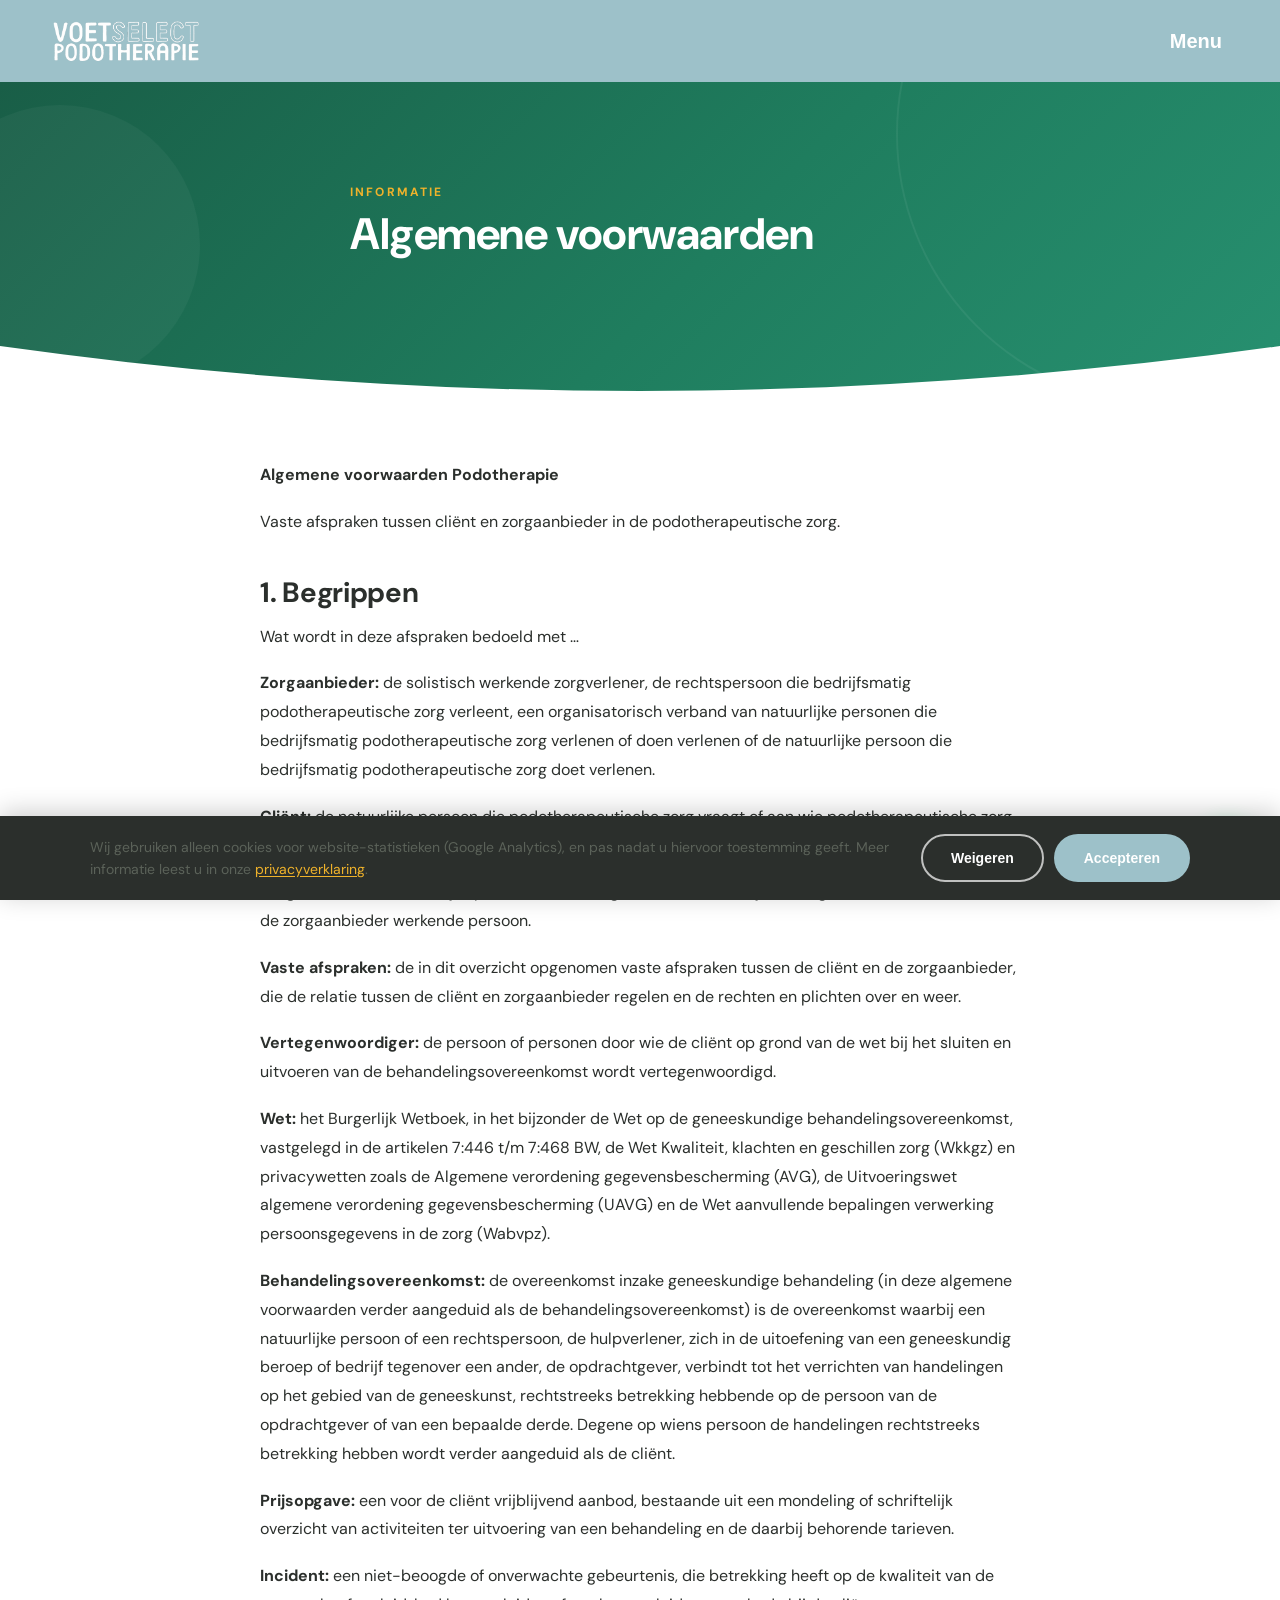
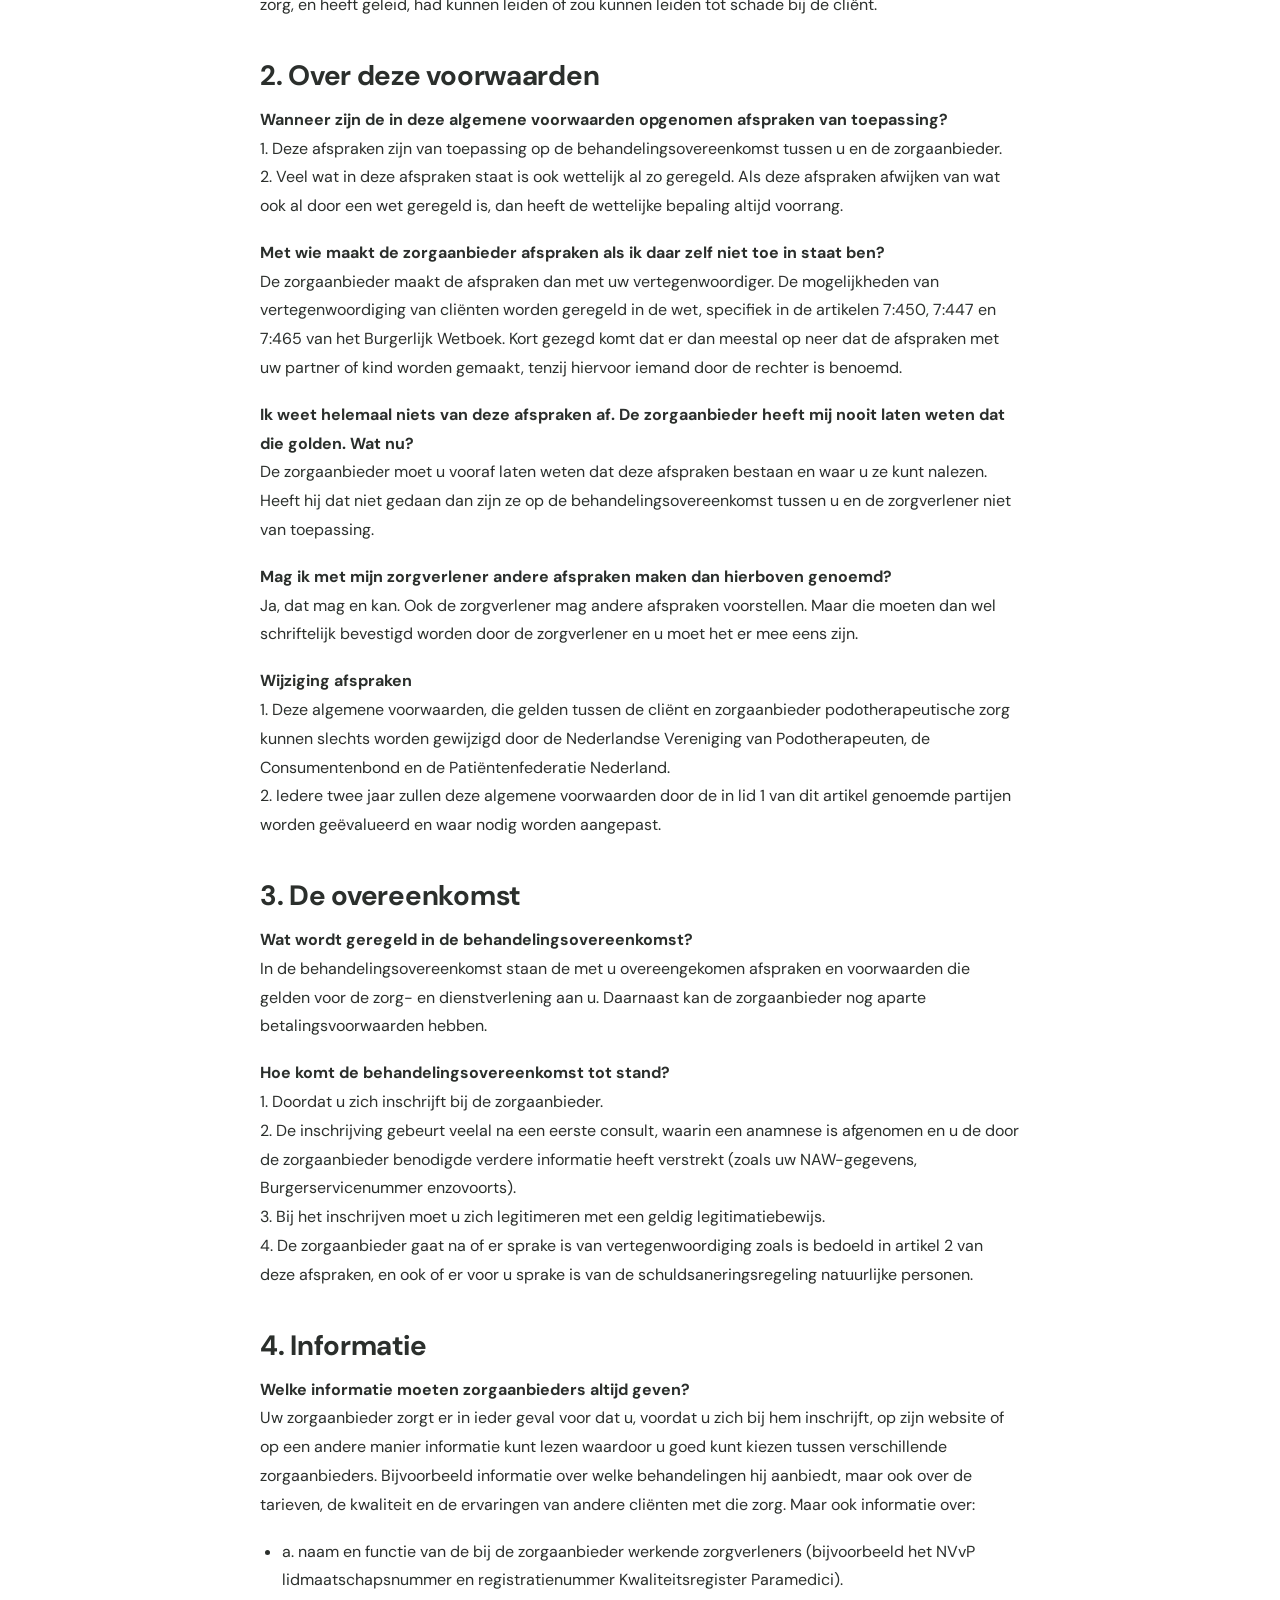
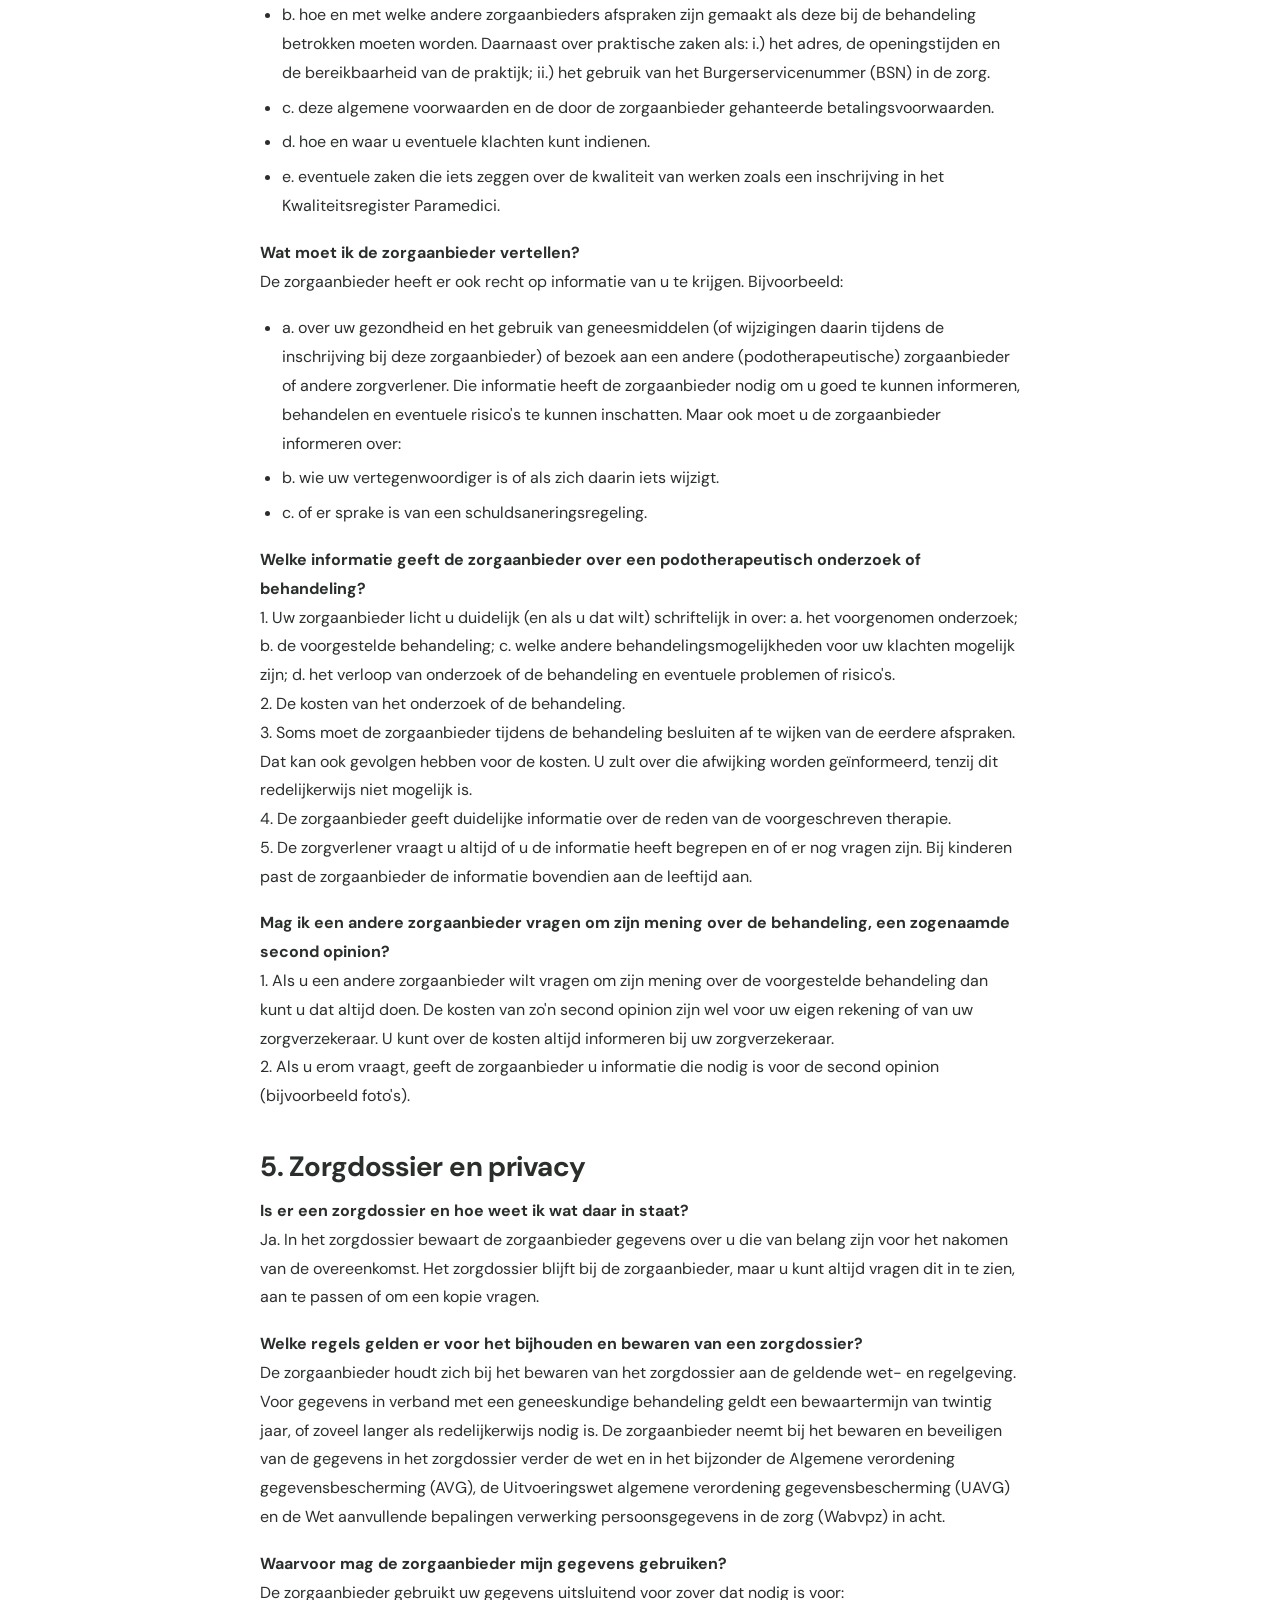
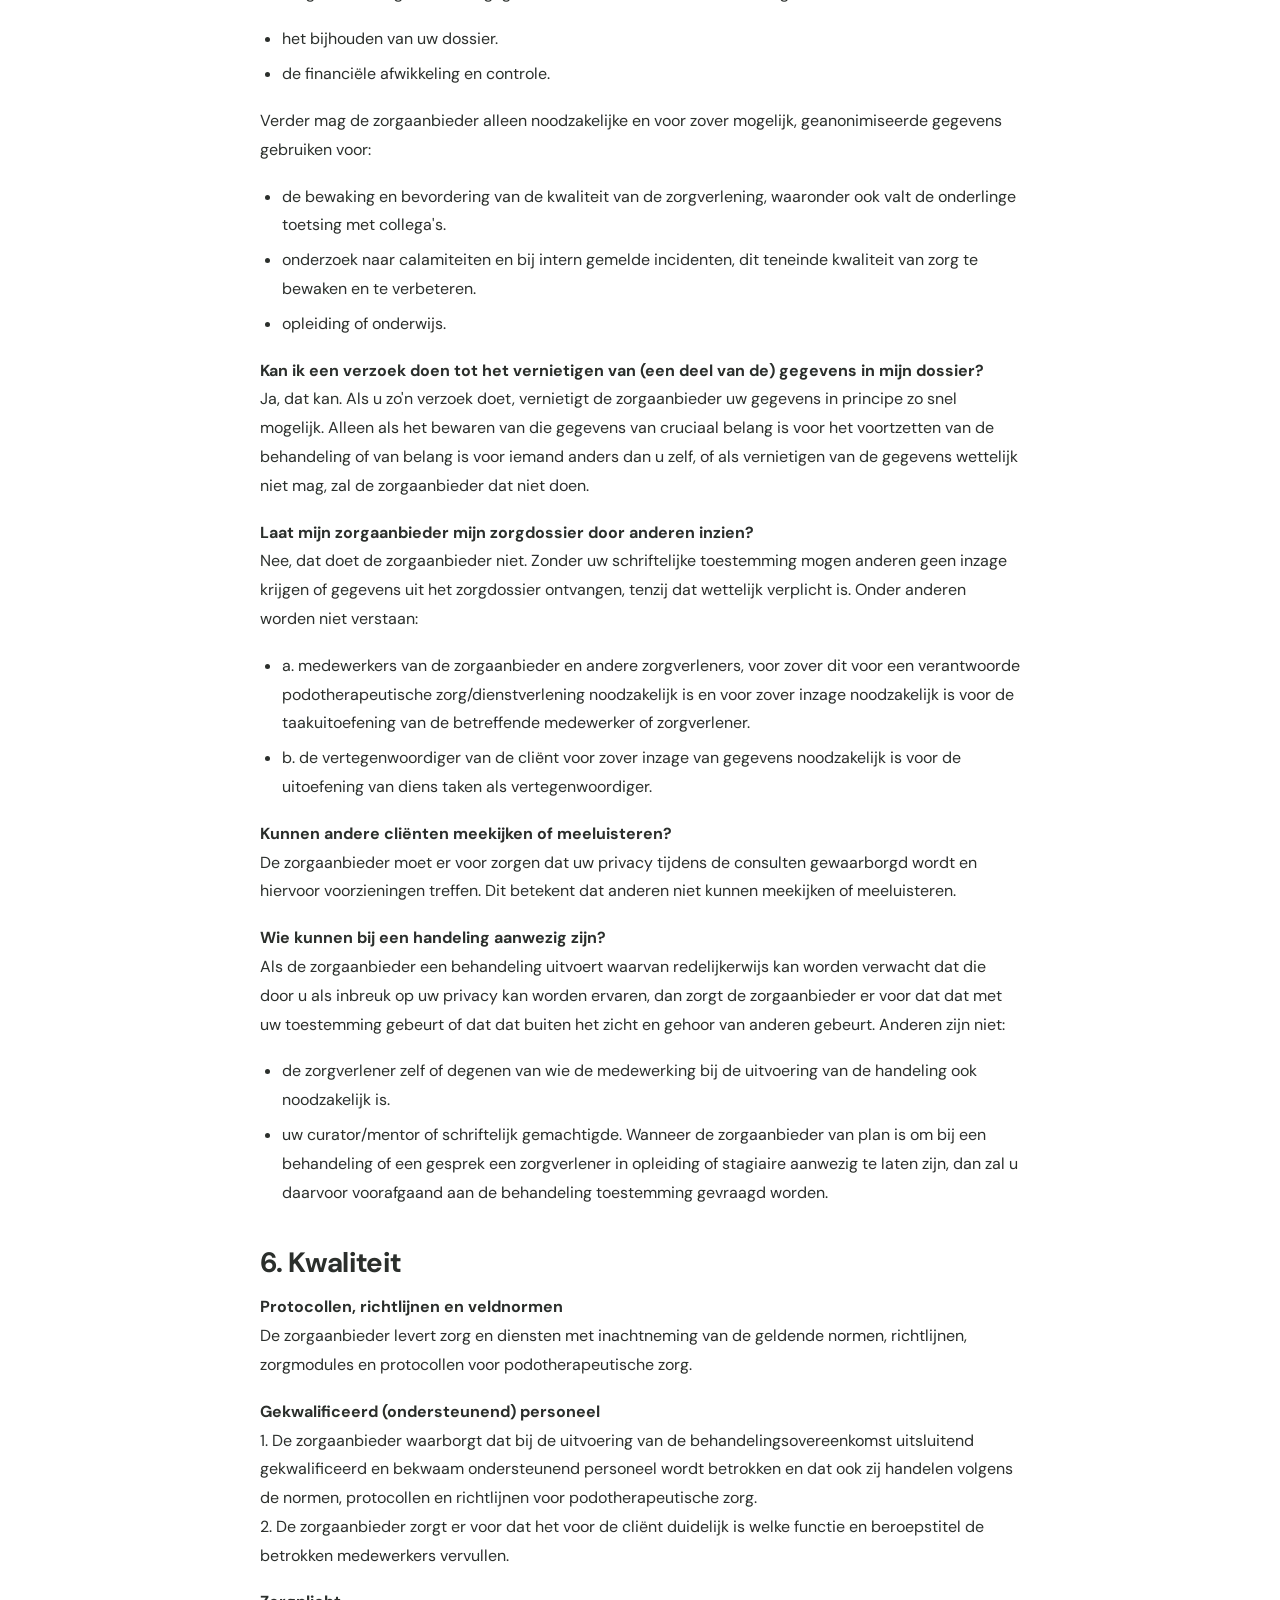
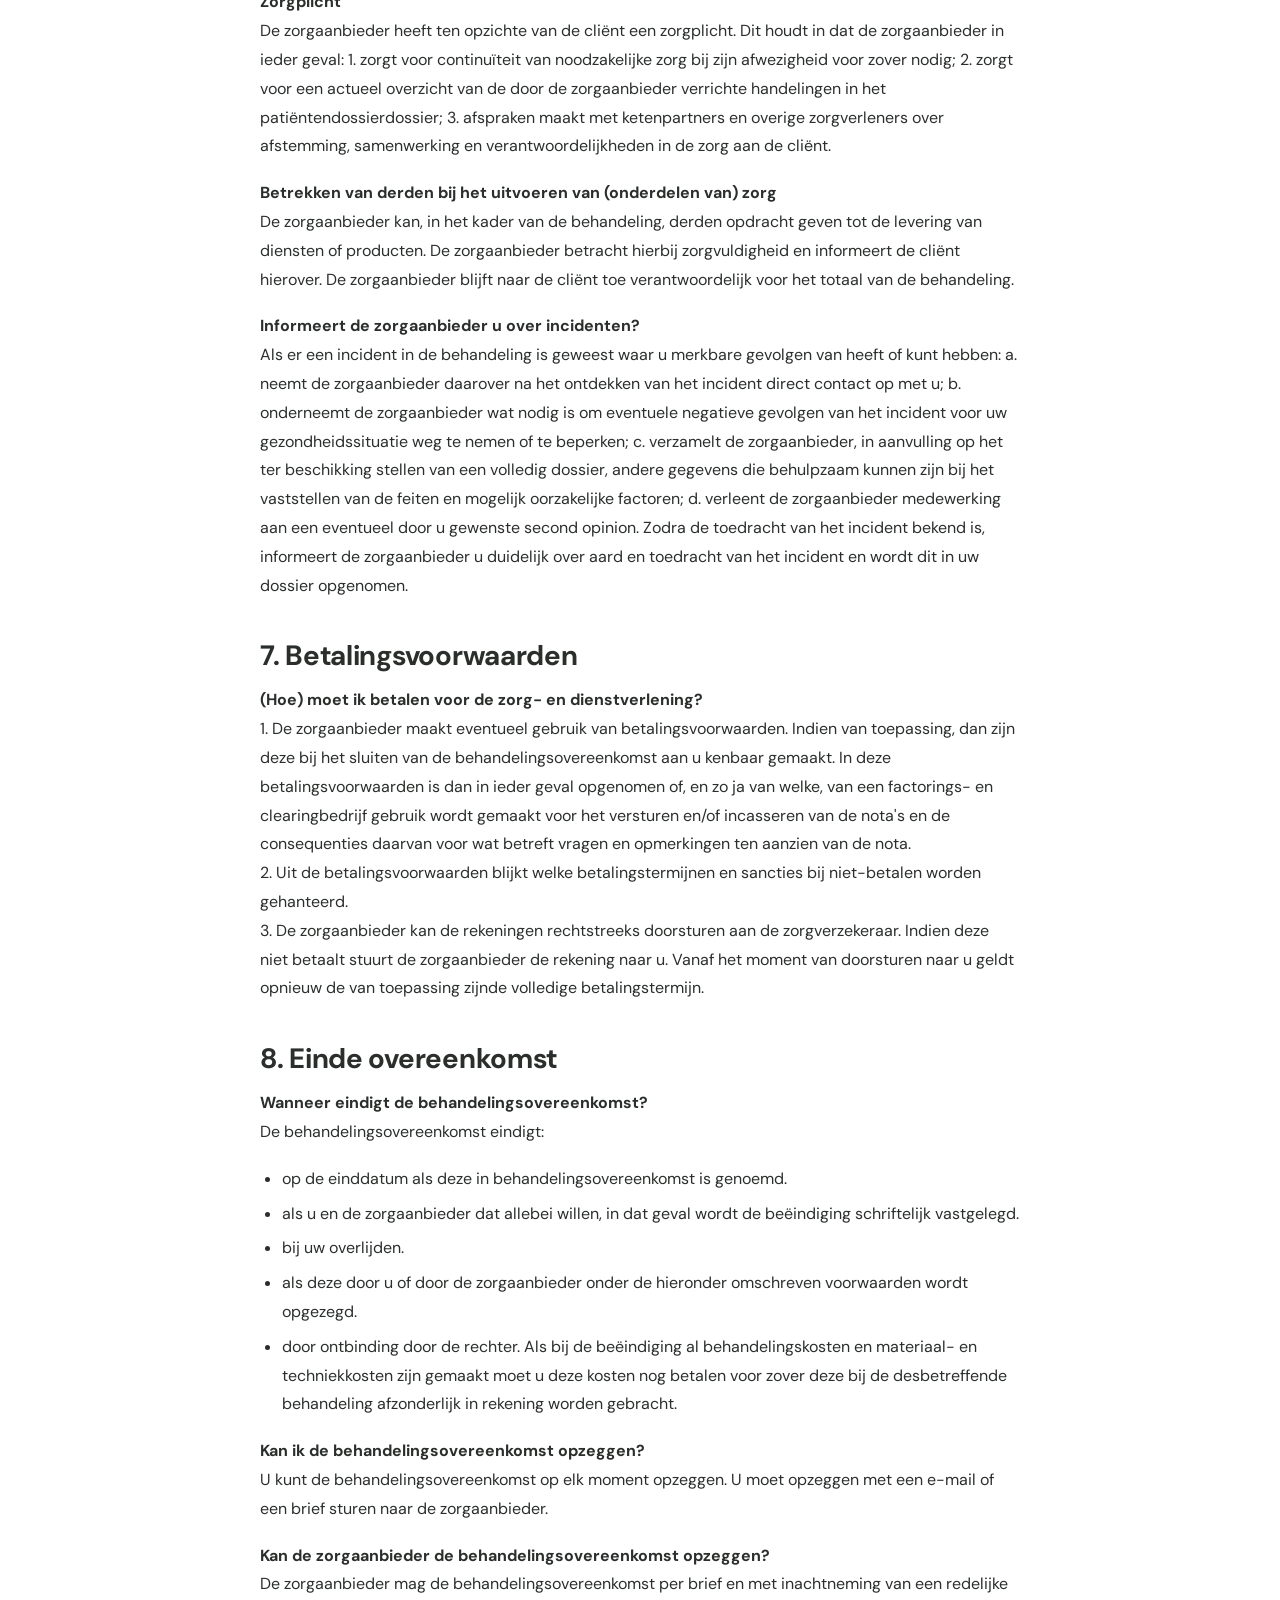
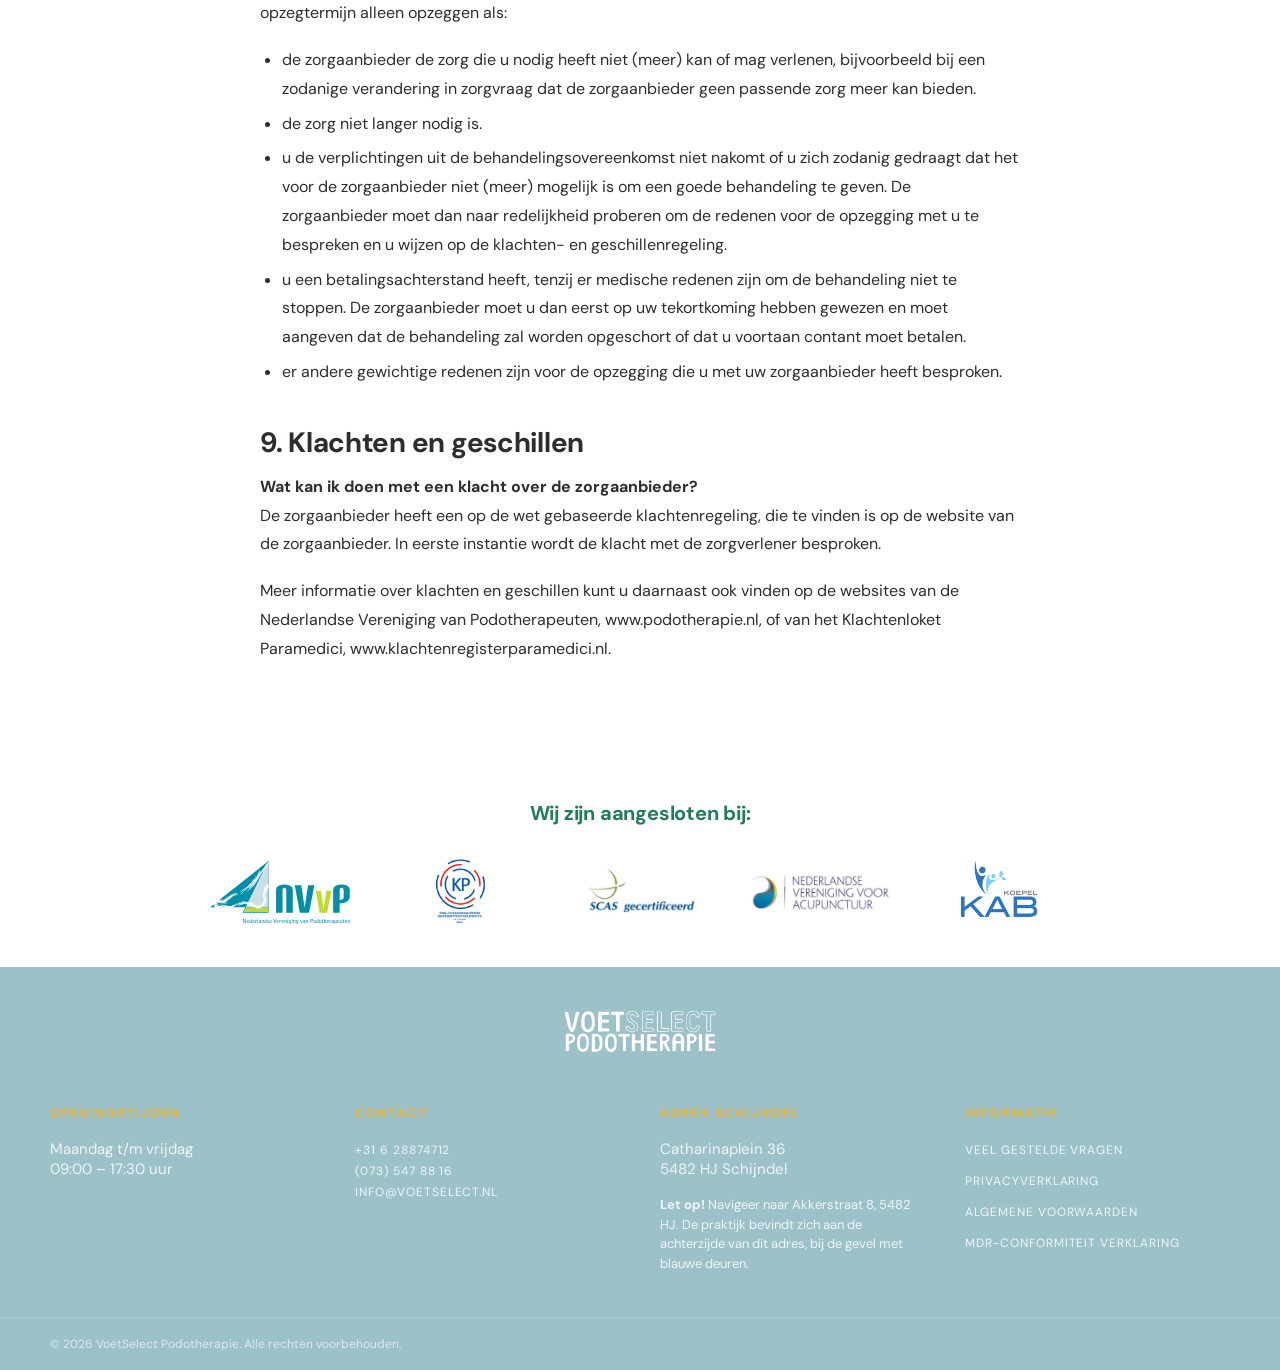
<file: algemene-voorwaarden.html>
<!DOCTYPE html>
<html lang="nl">
<head>
<meta charset="UTF-8"><meta name="viewport" content="width=device-width, initial-scale=1.0">
<meta name="description" content="Algemene voorwaarden van VoetSelect Podotherapie: de vaste afspraken tussen cliënt en zorgaanbieder in de podotherapeutische zorg.">
<title>Algemene voorwaarden | VoetSelect Podotherapie</title>
<link rel="icon" href="img/favicon-32x32.png" sizes="32x32">
<link rel="icon" href="img/favicon-192x192.png" sizes="192x192">
<link rel="apple-touch-icon" href="img/apple-touch-icon.png">
<link rel="preconnect" href="https://fonts.googleapis.com">
<link rel="preconnect" href="https://fonts.gstatic.com" crossorigin>
<link href="https://fonts.googleapis.com/css2?family=DM+Sans:ital,opsz,wght@0,9..40,400..700;1,9..40,400..700&display=swap" rel="stylesheet">
<link rel="stylesheet" href="style.css">
<link rel="canonical" href="https://voetselect.nl/algemene-voorwaarden.html">
<meta property="og:type" content="website">
<meta property="og:locale" content="nl_NL">
<meta property="og:site_name" content="VoetSelect Podotherapie">
<meta property="og:url" content="https://voetselect.nl/algemene-voorwaarden.html">
<meta property="og:title" content="Algemene voorwaarden | VoetSelect Podotherapie">
<meta property="og:description" content="Algemene voorwaarden van VoetSelect Podotherapie: de vaste afspraken tussen cliënt en zorgaanbieder in de podotherapeutische zorg.">
<meta property="og:image" content="https://voetselect.nl/img/hero-wide.jpg">
<meta name="twitter:card" content="summary_large_image">
<meta name="twitter:title" content="Algemene voorwaarden | VoetSelect Podotherapie">
<meta name="twitter:description" content="Algemene voorwaarden van VoetSelect Podotherapie: de vaste afspraken tussen cliënt en zorgaanbieder in de podotherapeutische zorg.">
<meta name="twitter:image" content="https://voetselect.nl/img/hero-wide.jpg">
<script type="application/ld+json">
{
  "@context": "https://schema.org",
  "@type": "MedicalClinic",
  "name": "VoetSelect Podotherapie",
  "url": "https://voetselect.nl/",
  "logo": "https://voetselect.nl/img/logo-white.png",
  "image": "https://voetselect.nl/img/hero-wide.jpg",
  "telephone": "+31628874712",
  "email": "info@voetselect.nl",
  "address": {
    "@type": "PostalAddress",
    "streetAddress": "Catharinaplein 36",
    "postalCode": "5482 HT",
    "addressLocality": "Schijndel",
    "addressCountry": "NL"
  },
  "geo": {
    "@type": "GeoCoordinates",
    "latitude": 51.617579203358446,
    "longitude": 5.43795346489408
  },
  "openingHoursSpecification": {
    "@type": "OpeningHoursSpecification",
    "dayOfWeek": ["Monday", "Tuesday", "Wednesday", "Thursday", "Friday"],
    "opens": "09:00",
    "closes": "17:30"
  },
  "medicalSpecialty": "Podiatric",
  "priceRange": "€€"
}
</script>
</head>
<body data-active-page="algemene-voorwaarden.html">

<div id="header-placeholder"></div>

<main>

  <section class="page-hero page-hero--solid">
    <div class="container page-hero-content">
      <p class="eyebrow page-hero-eyebrow">Informatie</p>
      <h1>Algemene voorwaarden</h1>
    </div>
    <svg class="hero-curve" viewBox="0 0 1440 120" preserveAspectRatio="none" aria-hidden="true">
      <path d="M0,0 C 480,120 960,120 1440,0 L1440,120 L0,120 Z" fill="#ffffff"></path>
    </svg>
  </section>

  <section class="container">
    <div class="legal-content">
      <p><strong>Algemene voorwaarden Podotherapie</strong></p>
      <p>Vaste afspraken tussen cliënt en zorgaanbieder in de podotherapeutische zorg.</p>

      <h2>1. Begrippen</h2>
      <p>Wat wordt in deze afspraken bedoeld met …</p>
      <p><strong>Zorgaanbieder:</strong> de solistisch werkende zorgverlener, de rechtspersoon die bedrijfsmatig podotherapeutische zorg verleent, een organisatorisch verband van natuurlijke personen die bedrijfsmatig podotherapeutische zorg verlenen of doen verlenen of de natuurlijke persoon die bedrijfsmatig podotherapeutische zorg doet verlenen.</p>
      <p><strong>Cliënt:</strong> de natuurlijke persoon die podotherapeutische zorg vraagt of aan wie podotherapeutische zorg wordt verleend. Dat bent u.</p>
      <p><strong>Zorgverlener:</strong> de natuurlijke persoon die de zorg verleent. Dit kan zijn de zorgaanbieder zelf of een voor de zorgaanbieder werkende persoon.</p>
      <p><strong>Vaste afspraken:</strong> de in dit overzicht opgenomen vaste afspraken tussen de cliënt en de zorgaanbieder, die de relatie tussen de cliënt en zorgaanbieder regelen en de rechten en plichten over en weer.</p>
      <p><strong>Vertegenwoordiger:</strong> de persoon of personen door wie de cliënt op grond van de wet bij het sluiten en uitvoeren van de behandelingsovereenkomst wordt vertegenwoordigd.</p>
      <p><strong>Wet:</strong> het Burgerlijk Wetboek, in het bijzonder de Wet op de geneeskundige behandelingsovereenkomst, vastgelegd in de artikelen 7:446 t/m 7:468 BW, de Wet Kwaliteit, klachten en geschillen zorg (Wkkgz) en privacywetten zoals de Algemene verordening gegevensbescherming (AVG), de Uitvoeringswet algemene verordening gegevensbescherming (UAVG) en de Wet aanvullende bepalingen verwerking persoonsgegevens in de zorg (Wabvpz).</p>
      <p><strong>Behandelingsovereenkomst:</strong> de overeenkomst inzake geneeskundige behandeling (in deze algemene voorwaarden verder aangeduid als de behandelingsovereenkomst) is de overeenkomst waarbij een natuurlijke persoon of een rechtspersoon, de hulpverlener, zich in de uitoefening van een geneeskundig beroep of bedrijf tegenover een ander, de opdrachtgever, verbindt tot het verrichten van handelingen op het gebied van de geneeskunst, rechtstreeks betrekking hebbende op de persoon van de opdrachtgever of van een bepaalde derde. Degene op wiens persoon de handelingen rechtstreeks betrekking hebben wordt verder aangeduid als de cliënt.</p>
      <p><strong>Prijsopgave:</strong> een voor de cliënt vrijblijvend aanbod, bestaande uit een mondeling of schriftelijk overzicht van activiteiten ter uitvoering van een behandeling en de daarbij behorende tarieven.</p>
      <p><strong>Incident:</strong> een niet-beoogde of onverwachte gebeurtenis, die betrekking heeft op de kwaliteit van de zorg, en heeft geleid, had kunnen leiden of zou kunnen leiden tot schade bij de cliënt.</p>

      <h2>2. Over deze voorwaarden</h2>
      <p><strong>Wanneer zijn de in deze algemene voorwaarden opgenomen afspraken van toepassing?</strong><br>
      1. Deze afspraken zijn van toepassing op de behandelingsovereenkomst tussen u en de zorgaanbieder.<br>
      2. Veel wat in deze afspraken staat is ook wettelijk al zo geregeld. Als deze afspraken afwijken van wat ook al door een wet geregeld is, dan heeft de wettelijke bepaling altijd voorrang.</p>
      <p><strong>Met wie maakt de zorgaanbieder afspraken als ik daar zelf niet toe in staat ben?</strong><br>
      De zorgaanbieder maakt de afspraken dan met uw vertegenwoordiger. De mogelijkheden van vertegenwoordiging van cliënten worden geregeld in de wet, specifiek in de artikelen 7:450, 7:447 en 7:465 van het Burgerlijk Wetboek. Kort gezegd komt dat er dan meestal op neer dat de afspraken met uw partner of kind worden gemaakt, tenzij hiervoor iemand door de rechter is benoemd.</p>
      <p><strong>Ik weet helemaal niets van deze afspraken af. De zorgaanbieder heeft mij nooit laten weten dat die golden. Wat nu?</strong><br>
      De zorgaanbieder moet u vooraf laten weten dat deze afspraken bestaan en waar u ze kunt nalezen. Heeft hij dat niet gedaan dan zijn ze op de behandelingsovereenkomst tussen u en de zorgverlener niet van toepassing.</p>
      <p><strong>Mag ik met mijn zorgverlener andere afspraken maken dan hierboven genoemd?</strong><br>
      Ja, dat mag en kan. Ook de zorgverlener mag andere afspraken voorstellen. Maar die moeten dan wel schriftelijk bevestigd worden door de zorgverlener en u moet het er mee eens zijn.</p>
      <p><strong>Wijziging afspraken</strong><br>
      1. Deze algemene voorwaarden, die gelden tussen de cliënt en zorgaanbieder podotherapeutische zorg kunnen slechts worden gewijzigd door de Nederlandse Vereniging van Podotherapeuten, de Consumentenbond en de Patiëntenfederatie Nederland.<br>
      2. Iedere twee jaar zullen deze algemene voorwaarden door de in lid 1 van dit artikel genoemde partijen worden geëvalueerd en waar nodig worden aangepast.</p>

      <h2>3. De overeenkomst</h2>
      <p><strong>Wat wordt geregeld in de behandelingsovereenkomst?</strong><br>
      In de behandelingsovereenkomst staan de met u overeengekomen afspraken en voorwaarden die gelden voor de zorg- en dienstverlening aan u. Daarnaast kan de zorgaanbieder nog aparte betalingsvoorwaarden hebben.</p>
      <p><strong>Hoe komt de behandelingsovereenkomst tot stand?</strong><br>
      1. Doordat u zich inschrijft bij de zorgaanbieder.<br>
      2. De inschrijving gebeurt veelal na een eerste consult, waarin een anamnese is afgenomen en u de door de zorgaanbieder benodigde verdere informatie heeft verstrekt (zoals uw NAW-gegevens, Burgerservicenummer enzovoorts).<br>
      3. Bij het inschrijven moet u zich legitimeren met een geldig legitimatiebewijs.<br>
      4. De zorgaanbieder gaat na of er sprake is van vertegenwoordiging zoals is bedoeld in artikel 2 van deze afspraken, en ook of er voor u sprake is van de schuldsaneringsregeling natuurlijke personen.</p>

      <h2>4. Informatie</h2>
      <p><strong>Welke informatie moeten zorgaanbieders altijd geven?</strong><br>
      Uw zorgaanbieder zorgt er in ieder geval voor dat u, voordat u zich bij hem inschrijft, op zijn website of op een andere manier informatie kunt lezen waardoor u goed kunt kiezen tussen verschillende zorgaanbieders. Bijvoorbeeld informatie over welke behandelingen hij aanbiedt, maar ook over de tarieven, de kwaliteit en de ervaringen van andere cliënten met die zorg. Maar ook informatie over:</p>
      <ul>
        <li>a. naam en functie van de bij de zorgaanbieder werkende zorgverleners (bijvoorbeeld het NVvP lidmaatschapsnummer en registratienummer Kwaliteitsregister Paramedici).</li>
        <li>b. hoe en met welke andere zorgaanbieders afspraken zijn gemaakt als deze bij de behandeling betrokken moeten worden. Daarnaast over praktische zaken als: i.) het adres, de openingstijden en de bereikbaarheid van de praktijk; ii.) het gebruik van het Burgerservicenummer (BSN) in de zorg.</li>
        <li>c. deze algemene voorwaarden en de door de zorgaanbieder gehanteerde betalingsvoorwaarden.</li>
        <li>d. hoe en waar u eventuele klachten kunt indienen.</li>
        <li>e. eventuele zaken die iets zeggen over de kwaliteit van werken zoals een inschrijving in het Kwaliteitsregister Paramedici.</li>
      </ul>
      <p><strong>Wat moet ik de zorgaanbieder vertellen?</strong><br>
      De zorgaanbieder heeft er ook recht op informatie van u te krijgen. Bijvoorbeeld:</p>
      <ul>
        <li>a. over uw gezondheid en het gebruik van geneesmiddelen (of wijzigingen daarin tijdens de inschrijving bij deze zorgaanbieder) of bezoek aan een andere (podotherapeutische) zorgaanbieder of andere zorgverlener. Die informatie heeft de zorgaanbieder nodig om u goed te kunnen informeren, behandelen en eventuele risico's te kunnen inschatten. Maar ook moet u de zorgaanbieder informeren over:</li>
        <li>b. wie uw vertegenwoordiger is of als zich daarin iets wijzigt.</li>
        <li>c. of er sprake is van een schuldsaneringsregeling.</li>
      </ul>
      <p><strong>Welke informatie geeft de zorgaanbieder over een podotherapeutisch onderzoek of behandeling?</strong><br>
      1. Uw zorgaanbieder licht u duidelijk (en als u dat wilt) schriftelijk in over: a. het voorgenomen onderzoek; b. de voorgestelde behandeling; c. welke andere behandelingsmogelijkheden voor uw klachten mogelijk zijn; d. het verloop van onderzoek of de behandeling en eventuele problemen of risico's.<br>
      2. De kosten van het onderzoek of de behandeling.<br>
      3. Soms moet de zorgaanbieder tijdens de behandeling besluiten af te wijken van de eerdere afspraken. Dat kan ook gevolgen hebben voor de kosten. U zult over die afwijking worden geïnformeerd, tenzij dit redelijkerwijs niet mogelijk is.<br>
      4. De zorgaanbieder geeft duidelijke informatie over de reden van de voorgeschreven therapie.<br>
      5. De zorgverlener vraagt u altijd of u de informatie heeft begrepen en of er nog vragen zijn. Bij kinderen past de zorgaanbieder de informatie bovendien aan de leeftijd aan.</p>
      <p><strong>Mag ik een andere zorgaanbieder vragen om zijn mening over de behandeling, een zogenaamde second opinion?</strong><br>
      1. Als u een andere zorgaanbieder wilt vragen om zijn mening over de voorgestelde behandeling dan kunt u dat altijd doen. De kosten van zo'n second opinion zijn wel voor uw eigen rekening of van uw zorgverzekeraar. U kunt over de kosten altijd informeren bij uw zorgverzekeraar.<br>
      2. Als u erom vraagt, geeft de zorgaanbieder u informatie die nodig is voor de second opinion (bijvoorbeeld foto's).</p>

      <h2>5. Zorgdossier en privacy</h2>
      <p><strong>Is er een zorgdossier en hoe weet ik wat daar in staat?</strong><br>
      Ja. In het zorgdossier bewaart de zorgaanbieder gegevens over u die van belang zijn voor het nakomen van de overeenkomst. Het zorgdossier blijft bij de zorgaanbieder, maar u kunt altijd vragen dit in te zien, aan te passen of om een kopie vragen.</p>
      <p><strong>Welke regels gelden er voor het bijhouden en bewaren van een zorgdossier?</strong><br>
      De zorgaanbieder houdt zich bij het bewaren van het zorgdossier aan de geldende wet- en regelgeving. Voor gegevens in verband met een geneeskundige behandeling geldt een bewaartermijn van twintig jaar, of zoveel langer als redelijkerwijs nodig is. De zorgaanbieder neemt bij het bewaren en beveiligen van de gegevens in het zorgdossier verder de wet en in het bijzonder de Algemene verordening gegevensbescherming (AVG), de Uitvoeringswet algemene verordening gegevensbescherming (UAVG) en de Wet aanvullende bepalingen verwerking persoonsgegevens in de zorg (Wabvpz) in acht.</p>
      <p><strong>Waarvoor mag de zorgaanbieder mijn gegevens gebruiken?</strong><br>
      De zorgaanbieder gebruikt uw gegevens uitsluitend voor zover dat nodig is voor:</p>
      <ul>
        <li>het bijhouden van uw dossier.</li>
        <li>de financiële afwikkeling en controle.</li>
      </ul>
      <p>Verder mag de zorgaanbieder alleen noodzakelijke en voor zover mogelijk, geanonimiseerde gegevens gebruiken voor:</p>
      <ul>
        <li>de bewaking en bevordering van de kwaliteit van de zorgverlening, waaronder ook valt de onderlinge toetsing met collega's.</li>
        <li>onderzoek naar calamiteiten en bij intern gemelde incidenten, dit teneinde kwaliteit van zorg te bewaken en te verbeteren.</li>
        <li>opleiding of onderwijs.</li>
      </ul>
      <p><strong>Kan ik een verzoek doen tot het vernietigen van (een deel van de) gegevens in mijn dossier?</strong><br>
      Ja, dat kan. Als u zo'n verzoek doet, vernietigt de zorgaanbieder uw gegevens in principe zo snel mogelijk. Alleen als het bewaren van die gegevens van cruciaal belang is voor het voortzetten van de behandeling of van belang is voor iemand anders dan u zelf, of als vernietigen van de gegevens wettelijk niet mag, zal de zorgaanbieder dat niet doen.</p>
      <p><strong>Laat mijn zorgaanbieder mijn zorgdossier door anderen inzien?</strong><br>
      Nee, dat doet de zorgaanbieder niet. Zonder uw schriftelijke toestemming mogen anderen geen inzage krijgen of gegevens uit het zorgdossier ontvangen, tenzij dat wettelijk verplicht is. Onder anderen worden niet verstaan:</p>
      <ul>
        <li>a. medewerkers van de zorgaanbieder en andere zorgverleners, voor zover dit voor een verantwoorde podotherapeutische zorg/dienstverlening noodzakelijk is en voor zover inzage noodzakelijk is voor de taakuitoefening van de betreffende medewerker of zorgverlener.</li>
        <li>b. de vertegenwoordiger van de cliënt voor zover inzage van gegevens noodzakelijk is voor de uitoefening van diens taken als vertegenwoordiger.</li>
      </ul>
      <p><strong>Kunnen andere cliënten meekijken of meeluisteren?</strong><br>
      De zorgaanbieder moet er voor zorgen dat uw privacy tijdens de consulten gewaarborgd wordt en hiervoor voorzieningen treffen. Dit betekent dat anderen niet kunnen meekijken of meeluisteren.</p>
      <p><strong>Wie kunnen bij een handeling aanwezig zijn?</strong><br>
      Als de zorgaanbieder een behandeling uitvoert waarvan redelijkerwijs kan worden verwacht dat die door u als inbreuk op uw privacy kan worden ervaren, dan zorgt de zorgaanbieder er voor dat dat met uw toestemming gebeurt of dat dat buiten het zicht en gehoor van anderen gebeurt. Anderen zijn niet:</p>
      <ul>
        <li>de zorgverlener zelf of degenen van wie de medewerking bij de uitvoering van de handeling ook noodzakelijk is.</li>
        <li>uw curator/mentor of schriftelijk gemachtigde. Wanneer de zorgaanbieder van plan is om bij een behandeling of een gesprek een zorgverlener in opleiding of stagiaire aanwezig te laten zijn, dan zal u daarvoor voorafgaand aan de behandeling toestemming gevraagd worden.</li>
      </ul>

      <h2>6. Kwaliteit</h2>
      <p><strong>Protocollen, richtlijnen en veldnormen</strong><br>
      De zorgaanbieder levert zorg en diensten met inachtneming van de geldende normen, richtlijnen, zorgmodules en protocollen voor podotherapeutische zorg.</p>
      <p><strong>Gekwalificeerd (ondersteunend) personeel</strong><br>
      1. De zorgaanbieder waarborgt dat bij de uitvoering van de behandelingsovereenkomst uitsluitend gekwalificeerd en bekwaam ondersteunend personeel wordt betrokken en dat ook zij handelen volgens de normen, protocollen en richtlijnen voor podotherapeutische zorg.<br>
      2. De zorgaanbieder zorgt er voor dat het voor de cliënt duidelijk is welke functie en beroepstitel de betrokken medewerkers vervullen.</p>
      <p><strong>Zorgplicht</strong><br>
      De zorgaanbieder heeft ten opzichte van de cliënt een zorgplicht. Dit houdt in dat de zorgaanbieder in ieder geval: 1. zorgt voor continuïteit van noodzakelijke zorg bij zijn afwezigheid voor zover nodig; 2. zorgt voor een actueel overzicht van de door de zorgaanbieder verrichte handelingen in het patiëntendossierdossier; 3. afspraken maakt met ketenpartners en overige zorgverleners over afstemming, samenwerking en verantwoordelijkheden in de zorg aan de cliënt.</p>
      <p><strong>Betrekken van derden bij het uitvoeren van (onderdelen van) zorg</strong><br>
      De zorgaanbieder kan, in het kader van de behandeling, derden opdracht geven tot de levering van diensten of producten. De zorgaanbieder betracht hierbij zorgvuldigheid en informeert de cliënt hierover. De zorgaanbieder blijft naar de cliënt toe verantwoordelijk voor het totaal van de behandeling.</p>
      <p><strong>Informeert de zorgaanbieder u over incidenten?</strong><br>
      Als er een incident in de behandeling is geweest waar u merkbare gevolgen van heeft of kunt hebben: a. neemt de zorgaanbieder daarover na het ontdekken van het incident direct contact op met u; b. onderneemt de zorgaanbieder wat nodig is om eventuele negatieve gevolgen van het incident voor uw gezondheidssituatie weg te nemen of te beperken; c. verzamelt de zorgaanbieder, in aanvulling op het ter beschikking stellen van een volledig dossier, andere gegevens die behulpzaam kunnen zijn bij het vaststellen van de feiten en mogelijk oorzakelijke factoren; d. verleent de zorgaanbieder medewerking aan een eventueel door u gewenste second opinion. Zodra de toedracht van het incident bekend is, informeert de zorgaanbieder u duidelijk over aard en toedracht van het incident en wordt dit in uw dossier opgenomen.</p>

      <h2>7. Betalingsvoorwaarden</h2>
      <p><strong>(Hoe) moet ik betalen voor de zorg- en dienstverlening?</strong><br>
      1. De zorgaanbieder maakt eventueel gebruik van betalingsvoorwaarden. Indien van toepassing, dan zijn deze bij het sluiten van de behandelingsovereenkomst aan u kenbaar gemaakt. In deze betalingsvoorwaarden is dan in ieder geval opgenomen of, en zo ja van welke, van een factorings- en clearingbedrijf gebruik wordt gemaakt voor het versturen en/of incasseren van de nota's en de consequenties daarvan voor wat betreft vragen en opmerkingen ten aanzien van de nota.<br>
      2. Uit de betalingsvoorwaarden blijkt welke betalingstermijnen en sancties bij niet-betalen worden gehanteerd.<br>
      3. De zorgaanbieder kan de rekeningen rechtstreeks doorsturen aan de zorgverzekeraar. Indien deze niet betaalt stuurt de zorgaanbieder de rekening naar u. Vanaf het moment van doorsturen naar u geldt opnieuw de van toepassing zijnde volledige betalingstermijn.</p>

      <h2>8. Einde overeenkomst</h2>
      <p><strong>Wanneer eindigt de behandelingsovereenkomst?</strong><br>
      De behandelingsovereenkomst eindigt:</p>
      <ul>
        <li>op de einddatum als deze in behandelingsovereenkomst is genoemd.</li>
        <li>als u en de zorgaanbieder dat allebei willen, in dat geval wordt de beëindiging schriftelijk vastgelegd.</li>
        <li>bij uw overlijden.</li>
        <li>als deze door u of door de zorgaanbieder onder de hieronder omschreven voorwaarden wordt opgezegd.</li>
        <li>door ontbinding door de rechter. Als bij de beëindiging al behandelingskosten en materiaal- en techniekkosten zijn gemaakt moet u deze kosten nog betalen voor zover deze bij de desbetreffende behandeling afzonderlijk in rekening worden gebracht.</li>
      </ul>
      <p><strong>Kan ik de behandelingsovereenkomst opzeggen?</strong><br>
      U kunt de behandelingsovereenkomst op elk moment opzeggen. U moet opzeggen met een e-mail of een brief sturen naar de zorgaanbieder.</p>
      <p><strong>Kan de zorgaanbieder de behandelingsovereenkomst opzeggen?</strong><br>
      De zorgaanbieder mag de behandelingsovereenkomst per brief en met inachtneming van een redelijke opzegtermijn alleen opzeggen als:</p>
      <ul>
        <li>de zorgaanbieder de zorg die u nodig heeft niet (meer) kan of mag verlenen, bijvoorbeeld bij een zodanige verandering in zorgvraag dat de zorgaanbieder geen passende zorg meer kan bieden.</li>
        <li>de zorg niet langer nodig is.</li>
        <li>u de verplichtingen uit de behandelingsovereenkomst niet nakomt of u zich zodanig gedraagt dat het voor de zorgaanbieder niet (meer) mogelijk is om een goede behandeling te geven. De zorgaanbieder moet dan naar redelijkheid proberen om de redenen voor de opzegging met u te bespreken en u wijzen op de klachten- en geschillenregeling.</li>
        <li>u een betalingsachterstand heeft, tenzij er medische redenen zijn om de behandeling niet te stoppen. De zorgaanbieder moet u dan eerst op uw tekortkoming hebben gewezen en moet aangeven dat de behandeling zal worden opgeschort of dat u voortaan contant moet betalen.</li>
        <li>er andere gewichtige redenen zijn voor de opzegging die u met uw zorgaanbieder heeft besproken.</li>
      </ul>

      <h2>9. Klachten en geschillen</h2>
      <p><strong>Wat kan ik doen met een klacht over de zorgaanbieder?</strong><br>
      De zorgaanbieder heeft een op de wet gebaseerde klachtenregeling, die te vinden is op de website van de zorgaanbieder. In eerste instantie wordt de klacht met de zorgverlener besproken.</p>
      <p>Meer informatie over klachten en geschillen kunt u daarnaast ook vinden op de websites van de Nederlandse Vereniging van Podotherapeuten, <a href="https://www.podotherapie.nl" target="_blank" rel="noopener">www.podotherapie.nl</a>, of van het Klachtenloket Paramedici, <a href="https://www.klachtenregisterparamedici.nl" target="_blank" rel="noopener">www.klachtenregisterparamedici.nl</a>.</p>
    </div>
  </section>

</main>

<!-- FOOTER -->
<div id="footer-placeholder"></div>

<script src="partials.js"></script>
<script src="cookie-consent.js"></script>
<script src="script.js"></script>
</body>
</html>
</file>
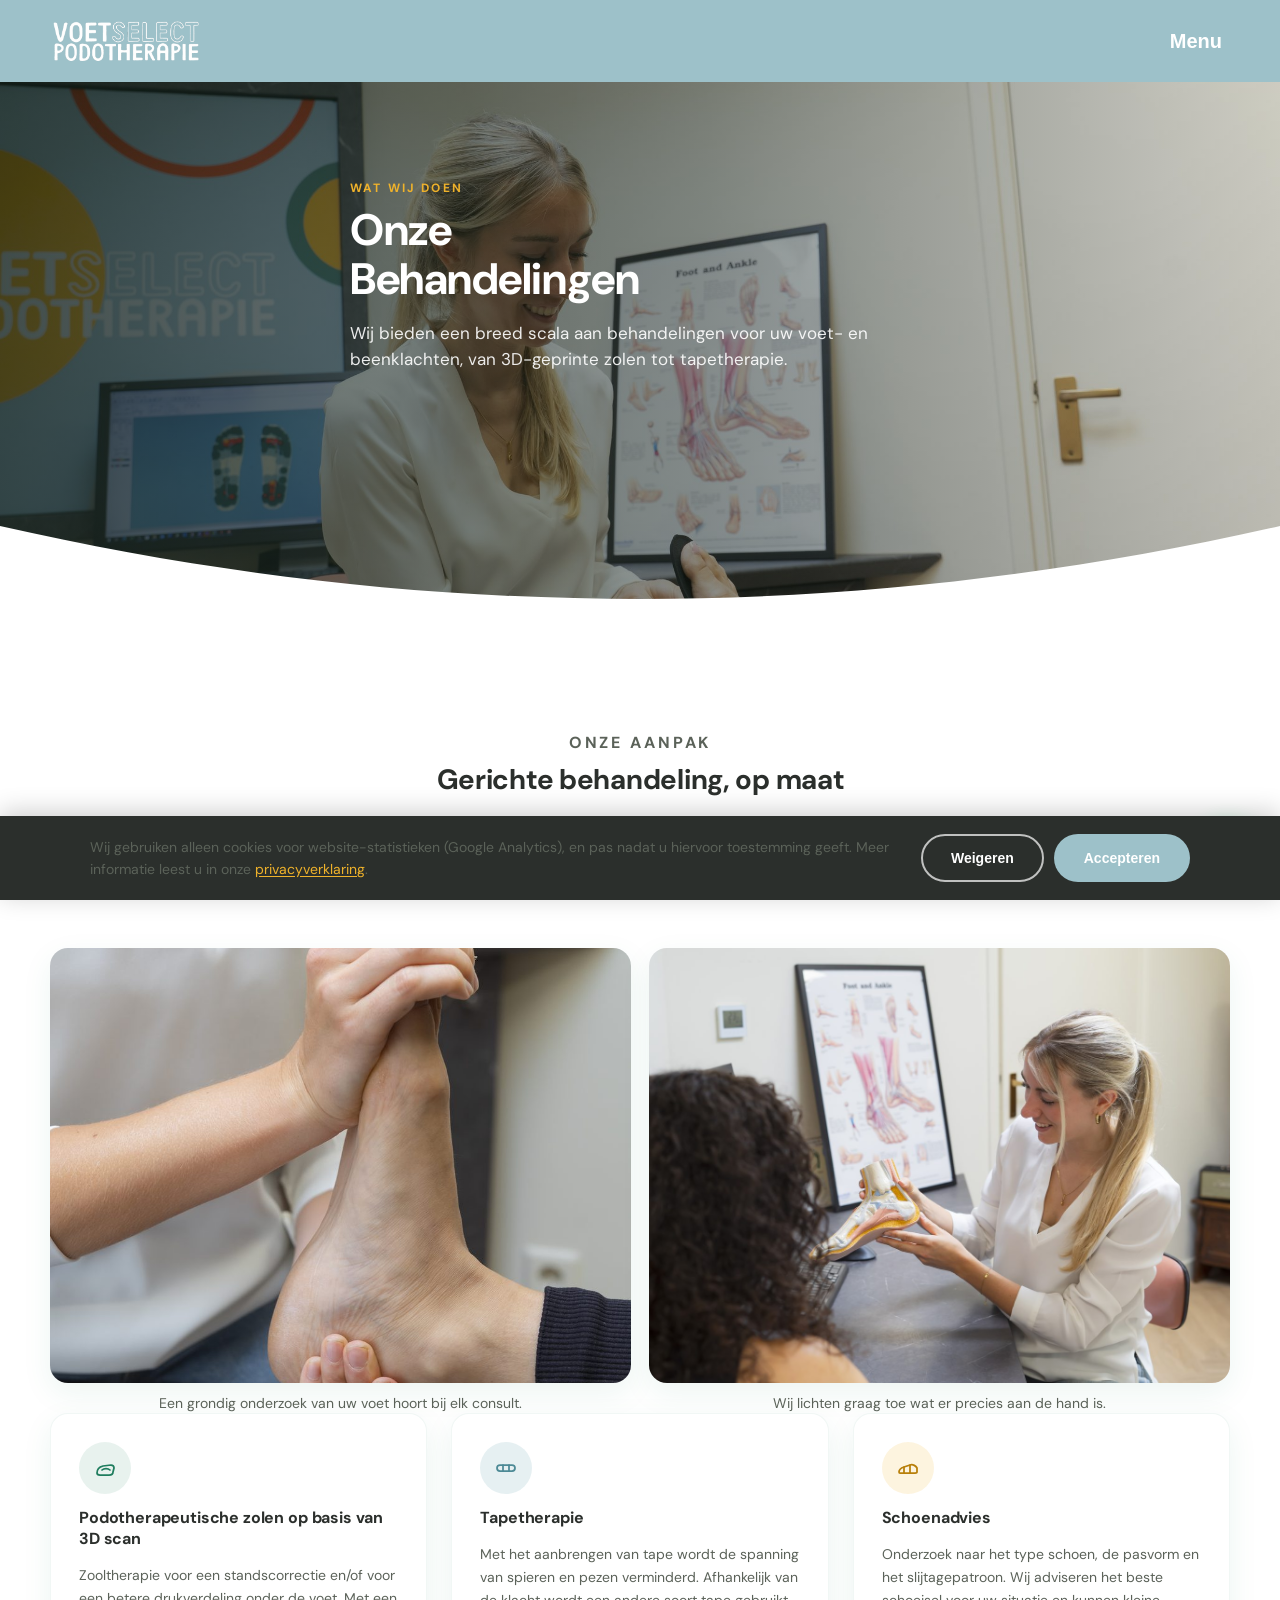
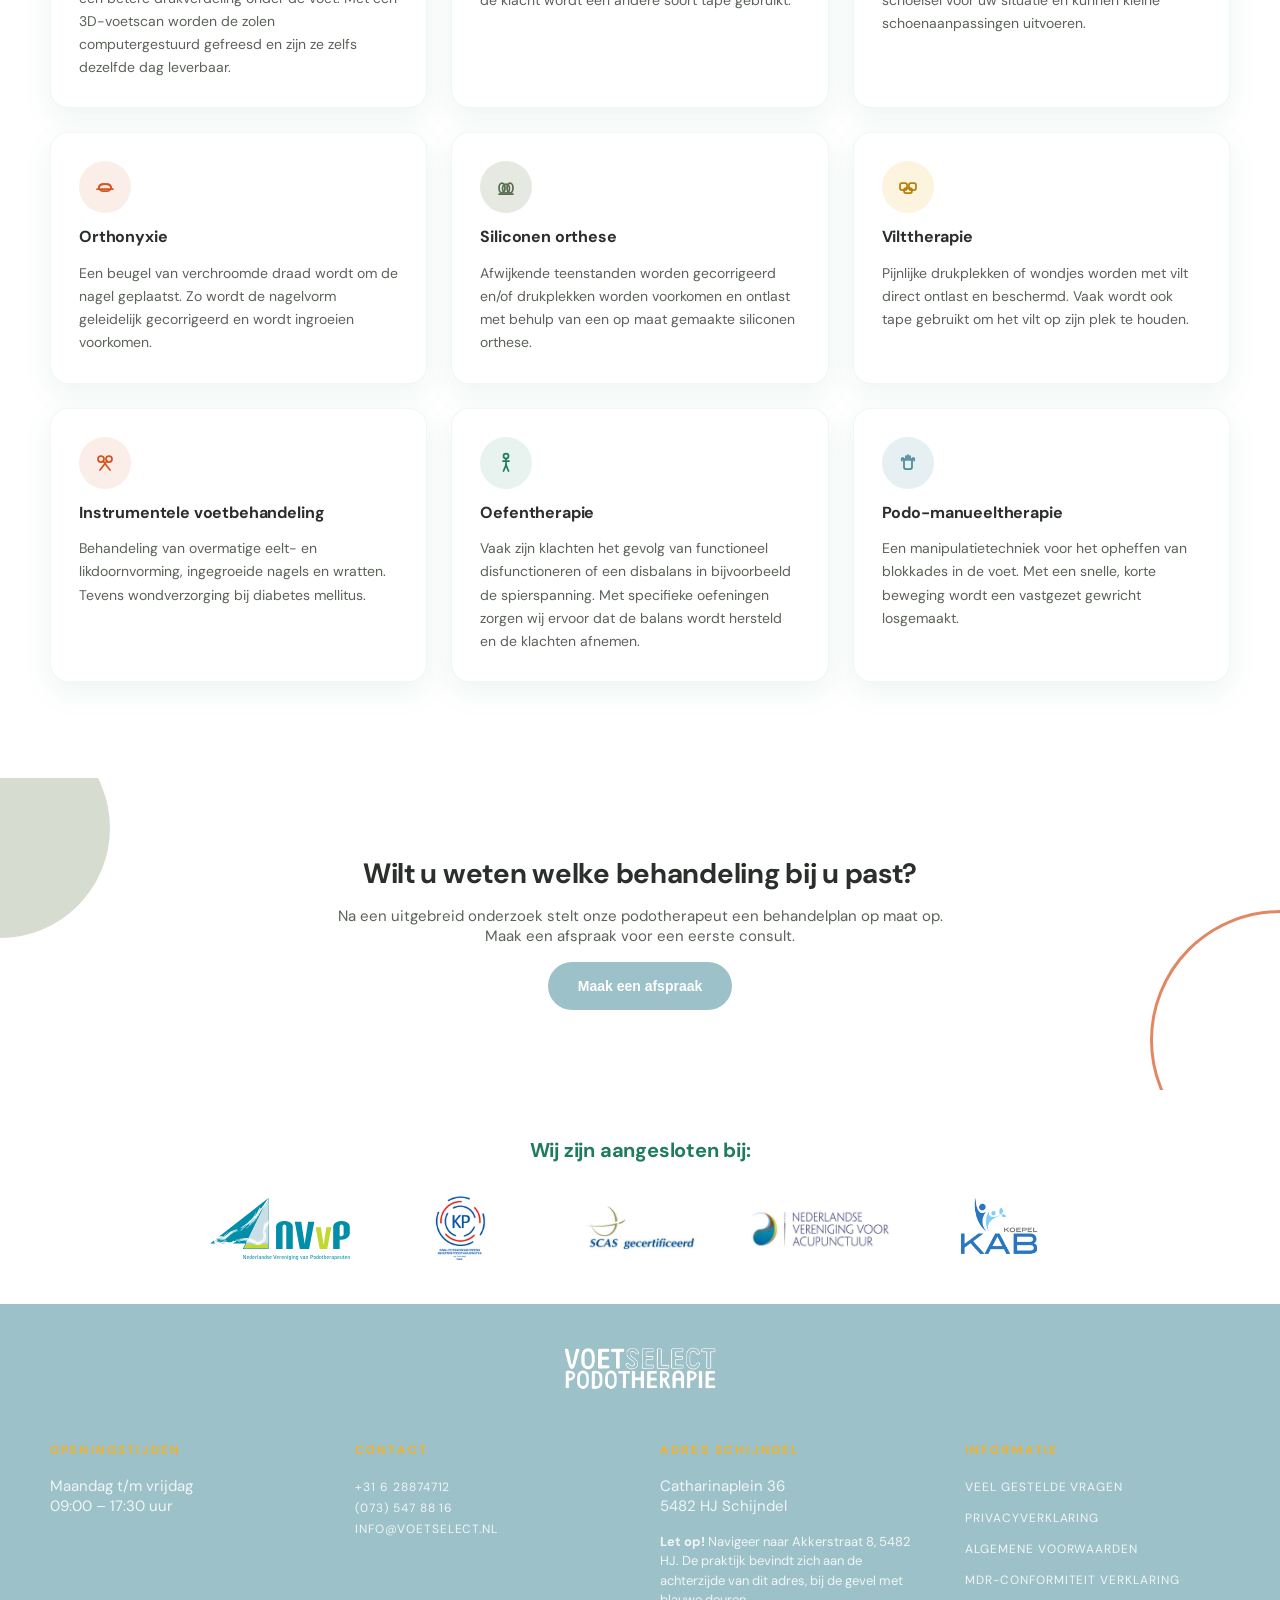
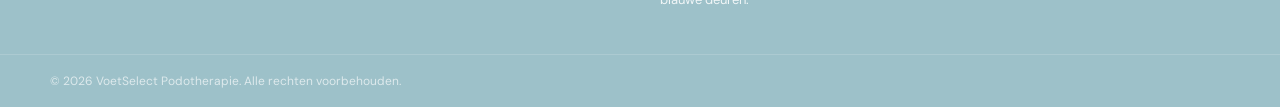
<file: behandelingen.html>
<!DOCTYPE html>
<html lang="nl">
<head>
<meta charset="UTF-8"><meta name="viewport" content="width=device-width, initial-scale=1.0">
<meta name="description" content="Ontdek de behandelingen van VoetSelect Podotherapie: podotherapie, zooltherapie, sportpodotherapie en zorg voor kindervoeten, op maat voor uw klachten.">
<title>Behandelingen | VoetSelect Podotherapie</title>
<link rel="icon" href="img/favicon-32x32.png" sizes="32x32">
<link rel="icon" href="img/favicon-192x192.png" sizes="192x192">
<link rel="apple-touch-icon" href="img/apple-touch-icon.png">
<link rel="preconnect" href="https://fonts.googleapis.com">
<link rel="preconnect" href="https://fonts.gstatic.com" crossorigin>
<link href="https://fonts.googleapis.com/css2?family=DM+Sans:ital,opsz,wght@0,9..40,400..700;1,9..40,400..700&display=swap" rel="stylesheet">
<link rel="stylesheet" href="style.css">
<link rel="canonical" href="https://voetselect.nl/behandelingen.html">
<meta property="og:type" content="website">
<meta property="og:locale" content="nl_NL">
<meta property="og:site_name" content="VoetSelect Podotherapie">
<meta property="og:url" content="https://voetselect.nl/behandelingen.html">
<meta property="og:title" content="Behandelingen | VoetSelect Podotherapie">
<meta property="og:description" content="Ontdek de behandelingen van VoetSelect Podotherapie: podotherapie, zooltherapie, sportpodotherapie en zorg voor kindervoeten, op maat voor uw klachten.">
<meta property="og:image" content="https://voetselect.nl/img/hero-behandelingen.jpg">
<meta name="twitter:card" content="summary_large_image">
<meta name="twitter:title" content="Behandelingen | VoetSelect Podotherapie">
<meta name="twitter:description" content="Ontdek de behandelingen van VoetSelect Podotherapie: podotherapie, zooltherapie, sportpodotherapie en zorg voor kindervoeten, op maat voor uw klachten.">
<meta name="twitter:image" content="https://voetselect.nl/img/hero-behandelingen.jpg">
<script type="application/ld+json">
{
  "@context": "https://schema.org",
  "@type": "MedicalClinic",
  "name": "VoetSelect Podotherapie",
  "url": "https://voetselect.nl/",
  "logo": "https://voetselect.nl/img/logo-white.png",
  "image": "https://voetselect.nl/img/hero-wide.jpg",
  "telephone": "+31628874712",
  "email": "info@voetselect.nl",
  "address": {
    "@type": "PostalAddress",
    "streetAddress": "Catharinaplein 36",
    "postalCode": "5482 HT",
    "addressLocality": "Schijndel",
    "addressCountry": "NL"
  },
  "geo": {
    "@type": "GeoCoordinates",
    "latitude": 51.617579203358446,
    "longitude": 5.43795346489408
  },
  "openingHoursSpecification": {
    "@type": "OpeningHoursSpecification",
    "dayOfWeek": ["Monday", "Tuesday", "Wednesday", "Thursday", "Friday"],
    "opens": "09:00",
    "closes": "17:30"
  },
  "medicalSpecialty": "Podiatric",
  "priceRange": "€€"
}
</script>
</head>
<body data-active-page="behandelingen.html">

<div id="header-placeholder"></div>

<main>

  <!-- PAGE HERO -->
  <section class="page-hero page-hero--img">
    <div class="page-hero-media">
      <img src="img/hero-behandelingen.jpg" alt="Podotherapeut past een zooltje aan bij een patiënt">
    </div>
    <div class="page-hero-overlay" aria-hidden="true"></div>
    <div class="container page-hero-content">
      <p class="eyebrow page-hero-eyebrow">Wat wij doen</p>
      <h1>Onze<br>Behandelingen</h1>
      <p class="page-hero-lead">Wij bieden een breed scala aan behandelingen voor uw voet- en beenklachten, van 3D-geprinte zolen tot tapetherapie.</p>
    </div>
    <svg class="hero-curve" viewBox="0 0 1440 120" preserveAspectRatio="none" aria-hidden="true">
      <path d="M0,0 C 480,120 960,120 1440,0 L1440,120 L0,120 Z" fill="#ffffff"></path>
    </svg>
  </section>

  <!-- INTRO + CARDS -->
  <section class="behandeling-cards-section">
    <div class="container">

      <div class="behandeling-cards-intro">
        <p class="eyebrow">Onze aanpak</p>
        <h2>Gerichte behandeling, op maat</h2>
        <p>Het onderzoek start met een uitgebreide anamnese. Tijdens dit gesprek lichten we uw klacht(en) uit en informeren we u over het vervolg van het onderzoek en eventuele kosten. Op basis daarvan kiezen wij de meest geschikte behandeling.</p>
      </div>

      <div class="maatslippers-proces-grid">
        <figure>
          <img src="img/behandeling-onderzoek-voet.jpg" alt="Uitgebreid lichamelijk onderzoek van de voet" loading="lazy">
          <figcaption>Een grondig onderzoek van uw voet hoort bij elk consult.</figcaption>
        </figure>
        <figure>
          <img src="img/behandeling-anatomie-model.jpg" alt="Podotherapeut licht de voetanatomie toe met een anatomisch model" loading="lazy">
          <figcaption>Wij lichten graag toe wat er precies aan de hand is.</figcaption>
        </figure>
      </div>

      <div class="behandeling-cards-grid">

        <!-- 1. Zolen -->
        <div class="behandeling-card">
          <div class="behandeling-card-icon behandeling-card-icon--green" aria-hidden="true">
            <svg viewBox="0 0 24 24" fill="none" stroke="currentColor" stroke-width="1.75" stroke-linecap="round" stroke-linejoin="round">
              <path d="M4 17 C4 14 6 11 10 10 L18 9 C20 9 21 10 21 12 L20 16 C20 18 18 19 16 19 L7 19 C5 19 4 18 4 17 Z"/>
              <path d="M9 14 C11 12 15 12 17 14"/>
            </svg>
          </div>
          <h3>Podotherapeutische zolen op basis van 3D scan</h3>
          <p>Zooltherapie voor een standscorrectie en/of voor een betere drukverdeling onder de voet. Met een 3D-voetscan worden de zolen computergestuurd gefreesd en zijn ze zelfs dezelfde dag leverbaar.</p>
        </div>

        <!-- 2. Tape -->
        <div class="behandeling-card">
          <div class="behandeling-card-icon behandeling-card-icon--blue" aria-hidden="true">
            <svg viewBox="0 0 24 24" fill="none" stroke="currentColor" stroke-width="1.75" stroke-linecap="round" stroke-linejoin="round">
              <rect x="3" y="9" width="18" height="6" rx="3"/>
              <line x1="9" y1="9" x2="9" y2="15"/>
              <line x1="15" y1="9" x2="15" y2="15"/>
            </svg>
          </div>
          <h3>Tapetherapie</h3>
          <p>Met het aanbrengen van tape wordt de spanning van spieren en pezen verminderd. Afhankelijk van de klacht wordt een andere soort tape gebruikt.</p>
        </div>

        <!-- 3. Schoenadvies -->
        <div class="behandeling-card">
          <div class="behandeling-card-icon behandeling-card-icon--gold" aria-hidden="true">
            <svg viewBox="0 0 24 24" fill="none" stroke="currentColor" stroke-width="1.75" stroke-linecap="round" stroke-linejoin="round">
              <path d="M3 16 C3 14 5 12 8 11 L14 9 C17 8 20 10 21 12 L21 16 C21 17 20 17 19 17 L4 17 C3 17 3 16.5 3 16 Z"/>
              <path d="M8 11 L8 17"/>
              <path d="M14 9 L14 17"/>
            </svg>
          </div>
          <h3>Schoenadvies</h3>
          <p>Onderzoek naar het type schoen, de pasvorm en het slijtagepatroon. Wij adviseren het beste schoeisel voor uw situatie en kunnen kleine schoenaanpassingen uitvoeren.</p>
        </div>

        <!-- 4. Orthonyxie -->
        <div class="behandeling-card">
          <div class="behandeling-card-icon behandeling-card-icon--terra" aria-hidden="true">
            <svg viewBox="0 0 24 24" fill="none" stroke="currentColor" stroke-width="1.75" stroke-linecap="round" stroke-linejoin="round">
              <rect x="6" y="9" width="12" height="7" rx="3.5"/>
              <path d="M6 12.5 C6 10 8 9 12 9 C16 9 18 10 18 12.5"/>
              <line x1="4" y1="14" x2="20" y2="14"/>
            </svg>
          </div>
          <h3>Orthonyxie</h3>
          <p>Een beugel van verchroomde draad wordt om de nagel geplaatst. Zo wordt de nagelvorm geleidelijk gecorrigeerd en wordt ingroeien voorkomen.</p>
        </div>

        <!-- 5. Siliconen orthese -->
        <div class="behandeling-card">
          <div class="behandeling-card-icon behandeling-card-icon--sage" aria-hidden="true">
            <svg viewBox="0 0 24 24" fill="none" stroke="currentColor" stroke-width="1.75" stroke-linecap="round" stroke-linejoin="round">
              <ellipse cx="8" cy="13" rx="3" ry="5"/>
              <ellipse cx="16" cy="13" rx="3" ry="5"/>
              <ellipse cx="12" cy="13.5" rx="3.5" ry="4.5"/>
              <line x1="5" y1="19" x2="19" y2="19"/>
            </svg>
          </div>
          <h3>Siliconen orthese</h3>
          <p>Afwijkende teenstanden worden gecorrigeerd en/of drukplekken worden voorkomen en ontlast met behulp van een op maat gemaakte siliconen orthese.</p>
        </div>

        <!-- 6. Vilttherapie -->
        <div class="behandeling-card">
          <div class="behandeling-card-icon behandeling-card-icon--gold" aria-hidden="true">
            <svg viewBox="0 0 24 24" fill="none" stroke="currentColor" stroke-width="1.75" stroke-linecap="round" stroke-linejoin="round">
              <rect x="4" y="8" width="7" height="7" rx="2"/>
              <rect x="13" y="8" width="7" height="7" rx="2"/>
              <rect x="8" y="13" width="8" height="5" rx="2"/>
            </svg>
          </div>
          <h3>Vilttherapie</h3>
          <p>Pijnlijke drukplekken of wondjes worden met vilt direct ontlast en beschermd. Vaak wordt ook tape gebruikt om het vilt op zijn plek te houden.</p>
        </div>

        <!-- 7. Instrumentele voetbehandeling -->
        <div class="behandeling-card">
          <div class="behandeling-card-icon behandeling-card-icon--terra" aria-hidden="true">
            <svg viewBox="0 0 24 24" fill="none" stroke="currentColor" stroke-width="1.75" stroke-linecap="round" stroke-linejoin="round">
              <circle cx="8" cy="8" r="3"/>
              <circle cx="16" cy="8" r="3"/>
              <line x1="10.2" y1="10.2" x2="17" y2="19"/>
              <line x1="13.8" y1="10.2" x2="7" y2="19"/>
            </svg>
          </div>
          <h3>Instrumentele voetbehandeling</h3>
          <p>Behandeling van overmatige eelt- en likdoornvorming, ingegroeide nagels en wratten. Tevens wondverzorging bij diabetes mellitus.</p>
        </div>

        <!-- 8. Oefentherapie -->
        <div class="behandeling-card">
          <div class="behandeling-card-icon behandeling-card-icon--green" aria-hidden="true">
            <svg viewBox="0 0 24 24" fill="none" stroke="currentColor" stroke-width="1.75" stroke-linecap="round" stroke-linejoin="round">
              <circle cx="12" cy="5" r="2.5"/>
              <line x1="12" y1="7.5" x2="12" y2="14"/>
              <line x1="9" y1="10" x2="15" y2="10"/>
              <line x1="12" y1="14" x2="9.5" y2="20"/>
              <line x1="12" y1="14" x2="14.5" y2="20"/>
            </svg>
          </div>
          <h3>Oefentherapie</h3>
          <p>Vaak zijn klachten het gevolg van functioneel disfunctioneren of een disbalans in bijvoorbeeld de spierspanning. Met specifieke oefeningen zorgen wij ervoor dat de balans wordt hersteld en de klachten afnemen.</p>
        </div>

        <!-- 9. Podo-manueeltherapie -->
        <div class="behandeling-card">
          <div class="behandeling-card-icon behandeling-card-icon--blue" aria-hidden="true">
            <svg viewBox="0 0 24 24" fill="none" stroke="currentColor" stroke-width="1.75" stroke-linecap="round" stroke-linejoin="round">
              <path d="M8 8 L8 16 C8 17.1 8.9 18 10 18 L14 18 C15.1 18 16 17.1 16 16 L16 8"/>
              <line x1="10" y1="5" x2="10" y2="9"/>
              <line x1="12" y1="4" x2="12" y2="9"/>
              <line x1="14" y1="5" x2="14" y2="9"/>
              <path d="M6 9.5 C5 7.5 6.5 6 8 8"/>
              <path d="M18 9.5 C19 7.5 17.5 6 16 8"/>
            </svg>
          </div>
          <h3>Podo-manueeltherapie</h3>
          <p>Een manipulatietechniek voor het opheffen van blokkades in de voet. Met een snelle, korte beweging wordt een vastgezet gewricht losgemaakt.</p>
        </div>

      </div>
    </div>
  </section>

  <!-- CTA ACCENT -->
  <section class="accent-section">
    <div class="accent-circle accent-circle--sage" aria-hidden="true"></div>
    <div class="accent-grid container">
      <div class="accent-text">
        <h2>Wilt u weten welke behandeling bij u past?</h2>
        <p>Na een uitgebreid onderzoek stelt onze podotherapeut een behandelplan op maat op. Maak een afspraak voor een eerste consult.</p>
        <button class="btn btn-primary" data-open-quiz>Maak een afspraak</button>
      </div>
    </div>
    <div class="accent-circle accent-circle--orange" aria-hidden="true"></div>
  </section>

</main>

<!-- FOOTER -->
<div id="footer-placeholder"></div>

<div id="quiz-modal-placeholder"></div>

<script src="partials.js"></script>
<script src="cookie-consent.js"></script>
<script src="script.js"></script>
<script src="https://web3forms.com/client/script.js" async defer></script>
</body>
</html>
</file>
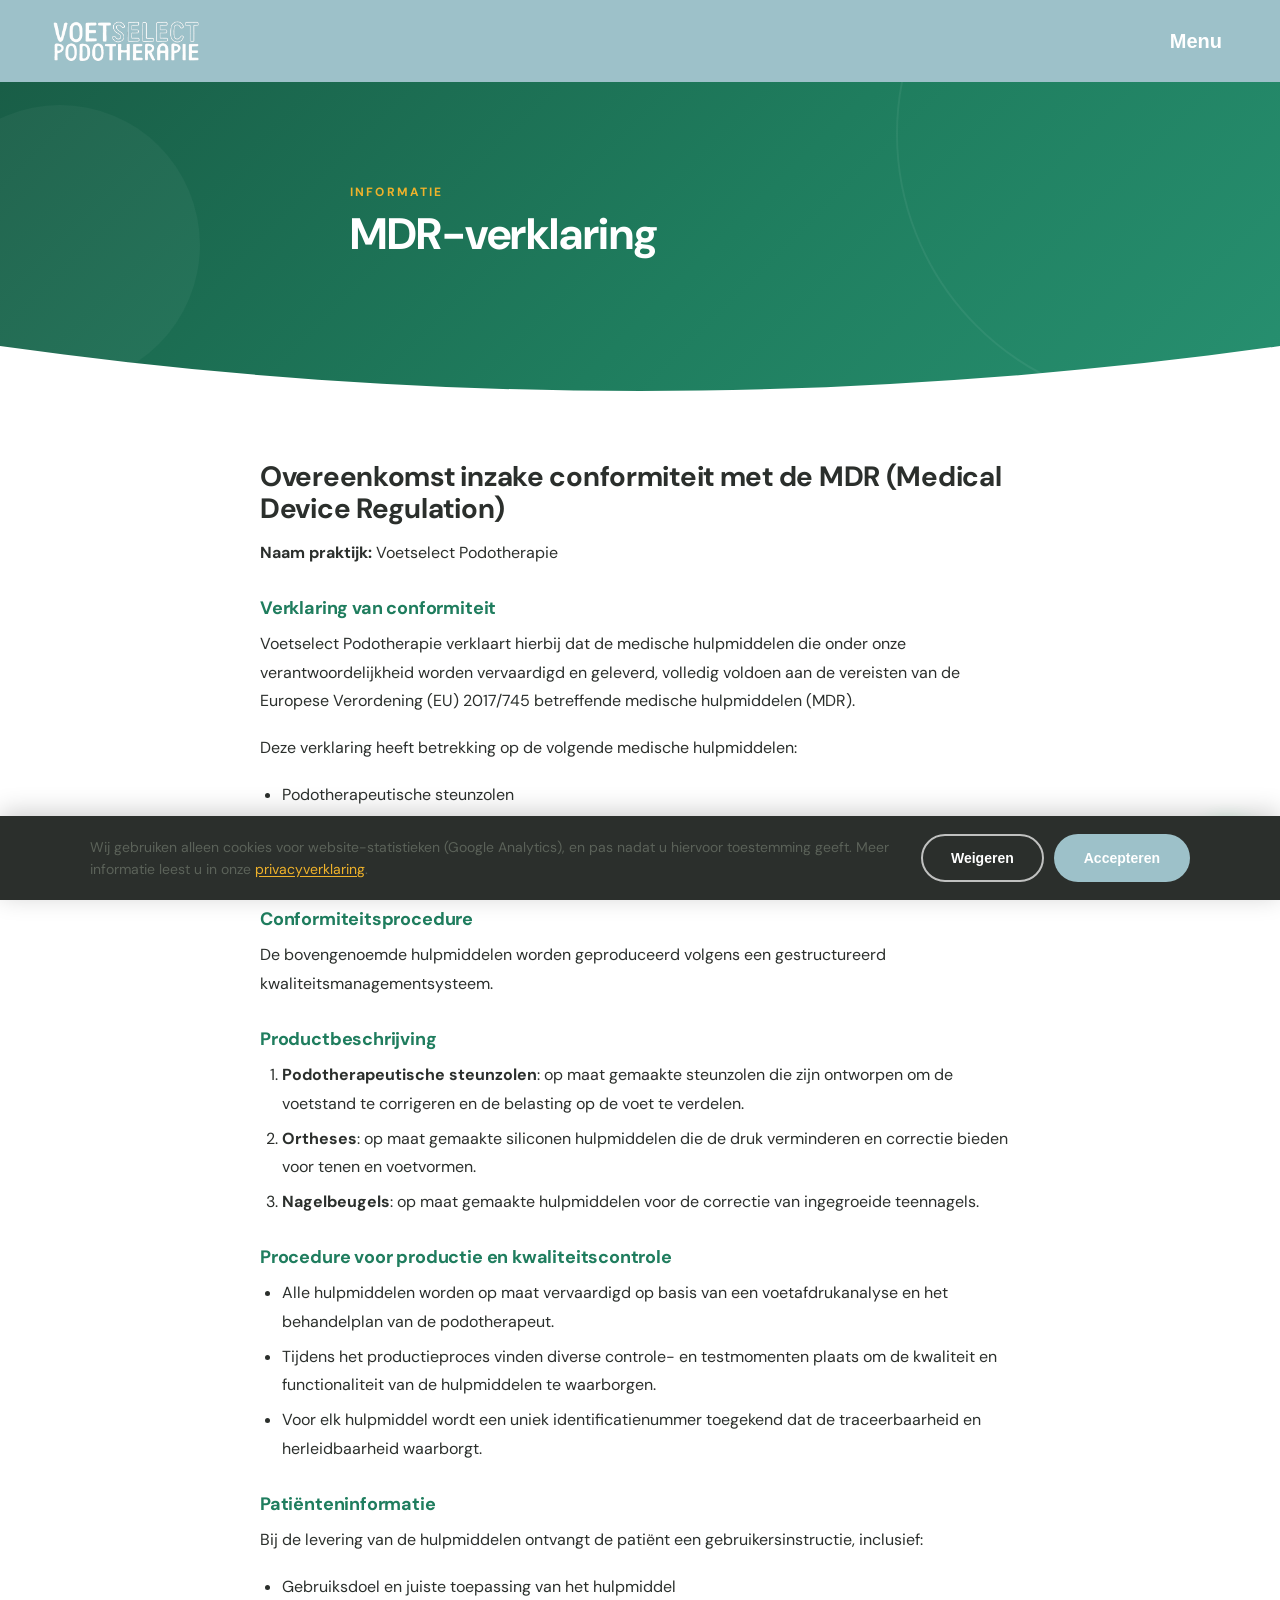
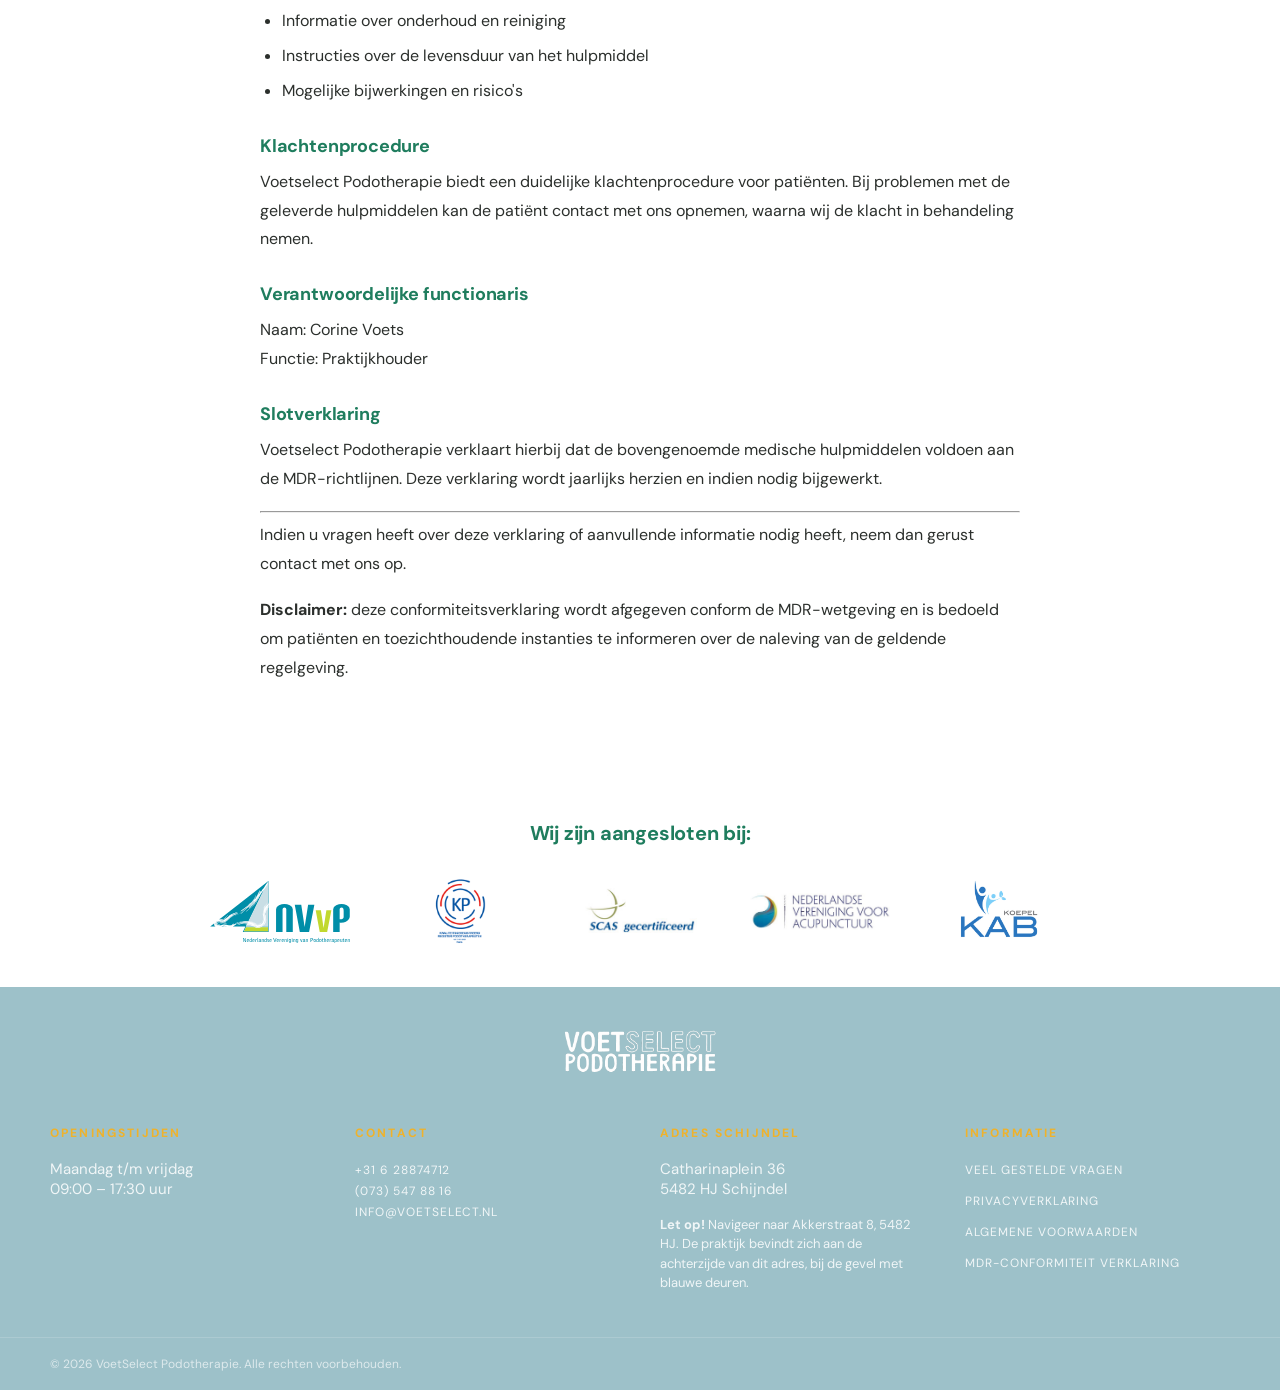
<file: mdr-verklaring.html>
<!DOCTYPE html>
<html lang="nl">
<head>
<meta charset="UTF-8"><meta name="viewport" content="width=device-width, initial-scale=1.0">
<meta name="description" content="MDR-conformiteitsverklaring van VoetSelect Podotherapie voor podotherapeutische steunzolen, ortheses en nagelbeugels.">
<title>MDR-verklaring | VoetSelect Podotherapie</title>
<link rel="icon" href="img/favicon-32x32.png" sizes="32x32">
<link rel="icon" href="img/favicon-192x192.png" sizes="192x192">
<link rel="apple-touch-icon" href="img/apple-touch-icon.png">
<link rel="preconnect" href="https://fonts.googleapis.com">
<link rel="preconnect" href="https://fonts.gstatic.com" crossorigin>
<link href="https://fonts.googleapis.com/css2?family=DM+Sans:ital,opsz,wght@0,9..40,400..700;1,9..40,400..700&display=swap" rel="stylesheet">
<link rel="stylesheet" href="style.css">
<link rel="canonical" href="https://voetselect.nl/mdr-verklaring.html">
<meta property="og:type" content="website">
<meta property="og:locale" content="nl_NL">
<meta property="og:site_name" content="VoetSelect Podotherapie">
<meta property="og:url" content="https://voetselect.nl/mdr-verklaring.html">
<meta property="og:title" content="MDR-verklaring | VoetSelect Podotherapie">
<meta property="og:description" content="MDR-conformiteitsverklaring van VoetSelect Podotherapie voor podotherapeutische steunzolen, ortheses en nagelbeugels.">
<meta property="og:image" content="https://voetselect.nl/img/hero-wide.jpg">
<meta name="twitter:card" content="summary_large_image">
<meta name="twitter:title" content="MDR-verklaring | VoetSelect Podotherapie">
<meta name="twitter:description" content="MDR-conformiteitsverklaring van VoetSelect Podotherapie voor podotherapeutische steunzolen, ortheses en nagelbeugels.">
<meta name="twitter:image" content="https://voetselect.nl/img/hero-wide.jpg">
<script type="application/ld+json">
{
  "@context": "https://schema.org",
  "@type": "MedicalClinic",
  "name": "VoetSelect Podotherapie",
  "url": "https://voetselect.nl/",
  "logo": "https://voetselect.nl/img/logo-white.png",
  "image": "https://voetselect.nl/img/hero-wide.jpg",
  "telephone": "+31628874712",
  "email": "info@voetselect.nl",
  "address": {
    "@type": "PostalAddress",
    "streetAddress": "Catharinaplein 36",
    "postalCode": "5482 HT",
    "addressLocality": "Schijndel",
    "addressCountry": "NL"
  },
  "geo": {
    "@type": "GeoCoordinates",
    "latitude": 51.617579203358446,
    "longitude": 5.43795346489408
  },
  "openingHoursSpecification": {
    "@type": "OpeningHoursSpecification",
    "dayOfWeek": ["Monday", "Tuesday", "Wednesday", "Thursday", "Friday"],
    "opens": "09:00",
    "closes": "17:30"
  },
  "medicalSpecialty": "Podiatric",
  "priceRange": "€€"
}
</script>
</head>
<body data-active-page="mdr-verklaring.html">

<div id="header-placeholder"></div>

<main>

  <section class="page-hero page-hero--solid">
    <div class="container page-hero-content">
      <p class="eyebrow page-hero-eyebrow">Informatie</p>
      <h1>MDR-verklaring</h1>
    </div>
    <svg class="hero-curve" viewBox="0 0 1440 120" preserveAspectRatio="none" aria-hidden="true">
      <path d="M0,0 C 480,120 960,120 1440,0 L1440,120 L0,120 Z" fill="#ffffff"></path>
    </svg>
  </section>

  <section class="container">
    <div class="legal-content">
      <h2>Overeenkomst inzake conformiteit met de MDR (Medical Device Regulation)</h2>

      <p><strong>Naam praktijk:</strong> Voetselect Podotherapie</p>

      <h3>Verklaring van conformiteit</h3>
      <p>Voetselect Podotherapie verklaart hierbij dat de medische hulpmiddelen die onder onze verantwoordelijkheid worden vervaardigd en geleverd, volledig voldoen aan de vereisten van de Europese Verordening (EU) 2017/745 betreffende medische hulpmiddelen (MDR).</p>

      <p>Deze verklaring heeft betrekking op de volgende medische hulpmiddelen:</p>
      <ul>
        <li>Podotherapeutische steunzolen</li>
        <li>Ortheses</li>
        <li>Nagelbeugels</li>
      </ul>

      <h3>Conformiteitsprocedure</h3>
      <p>De bovengenoemde hulpmiddelen worden geproduceerd volgens een gestructureerd kwaliteitsmanagementsysteem.</p>

      <h3>Productbeschrijving</h3>
      <ol>
        <li><strong>Podotherapeutische steunzolen</strong>: op maat gemaakte steunzolen die zijn ontworpen om de voetstand te corrigeren en de belasting op de voet te verdelen.</li>
        <li><strong>Ortheses</strong>: op maat gemaakte siliconen hulpmiddelen die de druk verminderen en correctie bieden voor tenen en voetvormen.</li>
        <li><strong>Nagelbeugels</strong>: op maat gemaakte hulpmiddelen voor de correctie van ingegroeide teennagels.</li>
      </ol>

      <h3>Procedure voor productie en kwaliteitscontrole</h3>
      <ul>
        <li>Alle hulpmiddelen worden op maat vervaardigd op basis van een voetafdrukanalyse en het behandelplan van de podotherapeut.</li>
        <li>Tijdens het productieproces vinden diverse controle- en testmomenten plaats om de kwaliteit en functionaliteit van de hulpmiddelen te waarborgen.</li>
        <li>Voor elk hulpmiddel wordt een uniek identificatienummer toegekend dat de traceerbaarheid en herleidbaarheid waarborgt.</li>
      </ul>

      <h3>Patiënteninformatie</h3>
      <p>Bij de levering van de hulpmiddelen ontvangt de patiënt een gebruikersinstructie, inclusief:</p>
      <ul>
        <li>Gebruiksdoel en juiste toepassing van het hulpmiddel</li>
        <li>Informatie over onderhoud en reiniging</li>
        <li>Instructies over de levensduur van het hulpmiddel</li>
        <li>Mogelijke bijwerkingen en risico's</li>
      </ul>

      <h3>Klachtenprocedure</h3>
      <p>Voetselect Podotherapie biedt een duidelijke klachtenprocedure voor patiënten. Bij problemen met de geleverde hulpmiddelen kan de patiënt contact met ons opnemen, waarna wij de klacht in behandeling nemen.</p>

      <h3>Verantwoordelijke functionaris</h3>
      <p>Naam: Corine Voets<br>Functie: Praktijkhouder</p>

      <h3>Slotverklaring</h3>
      <p>Voetselect Podotherapie verklaart hierbij dat de bovengenoemde medische hulpmiddelen voldoen aan de MDR-richtlijnen. Deze verklaring wordt jaarlijks herzien en indien nodig bijgewerkt.</p>

      <hr>

      <p>Indien u vragen heeft over deze verklaring of aanvullende informatie nodig heeft, neem dan gerust <a href="contact.html">contact met ons op</a>.</p>
      <p><strong>Disclaimer:</strong> deze conformiteitsverklaring wordt afgegeven conform de MDR-wetgeving en is bedoeld om patiënten en toezichthoudende instanties te informeren over de naleving van de geldende regelgeving.</p>
    </div>
  </section>

</main>

<!-- FOOTER -->
<div id="footer-placeholder"></div>

<script src="partials.js"></script>
<script src="cookie-consent.js"></script>
<script src="script.js"></script>
</body>
</html>
</file>
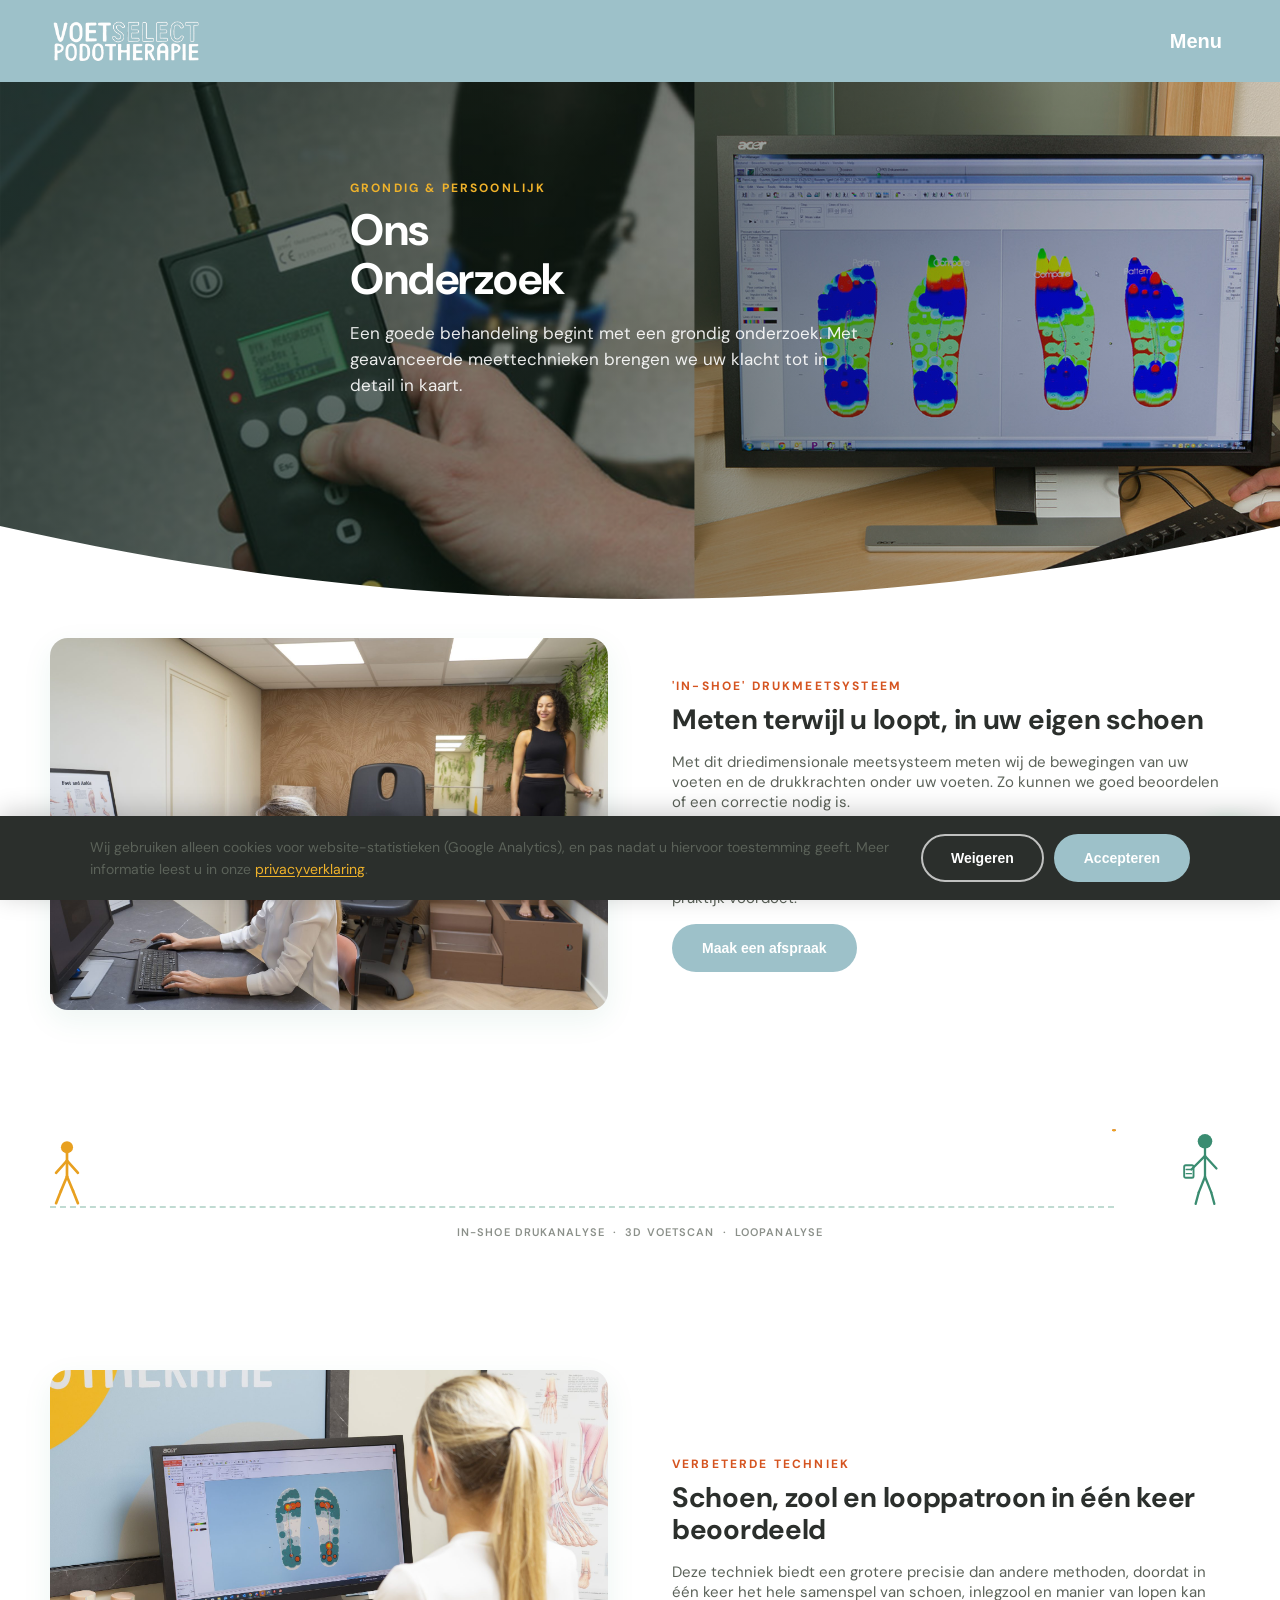
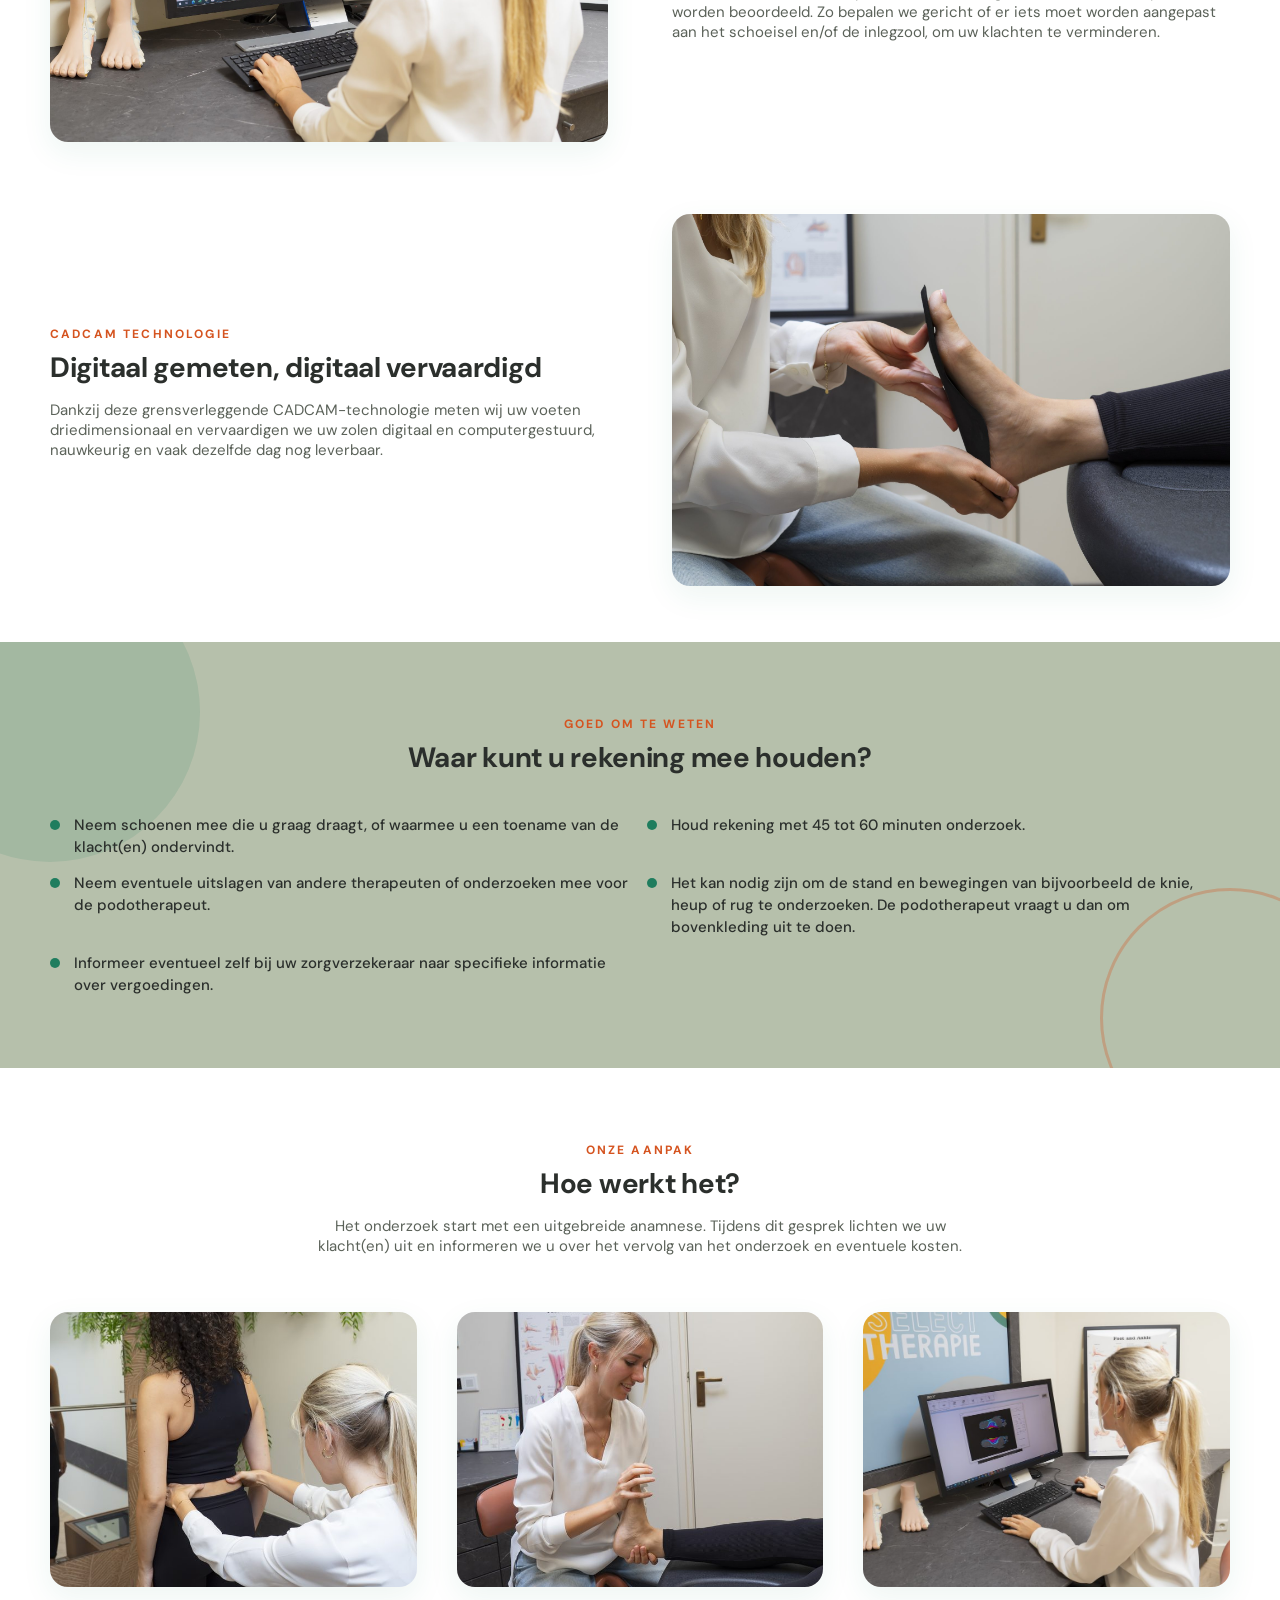
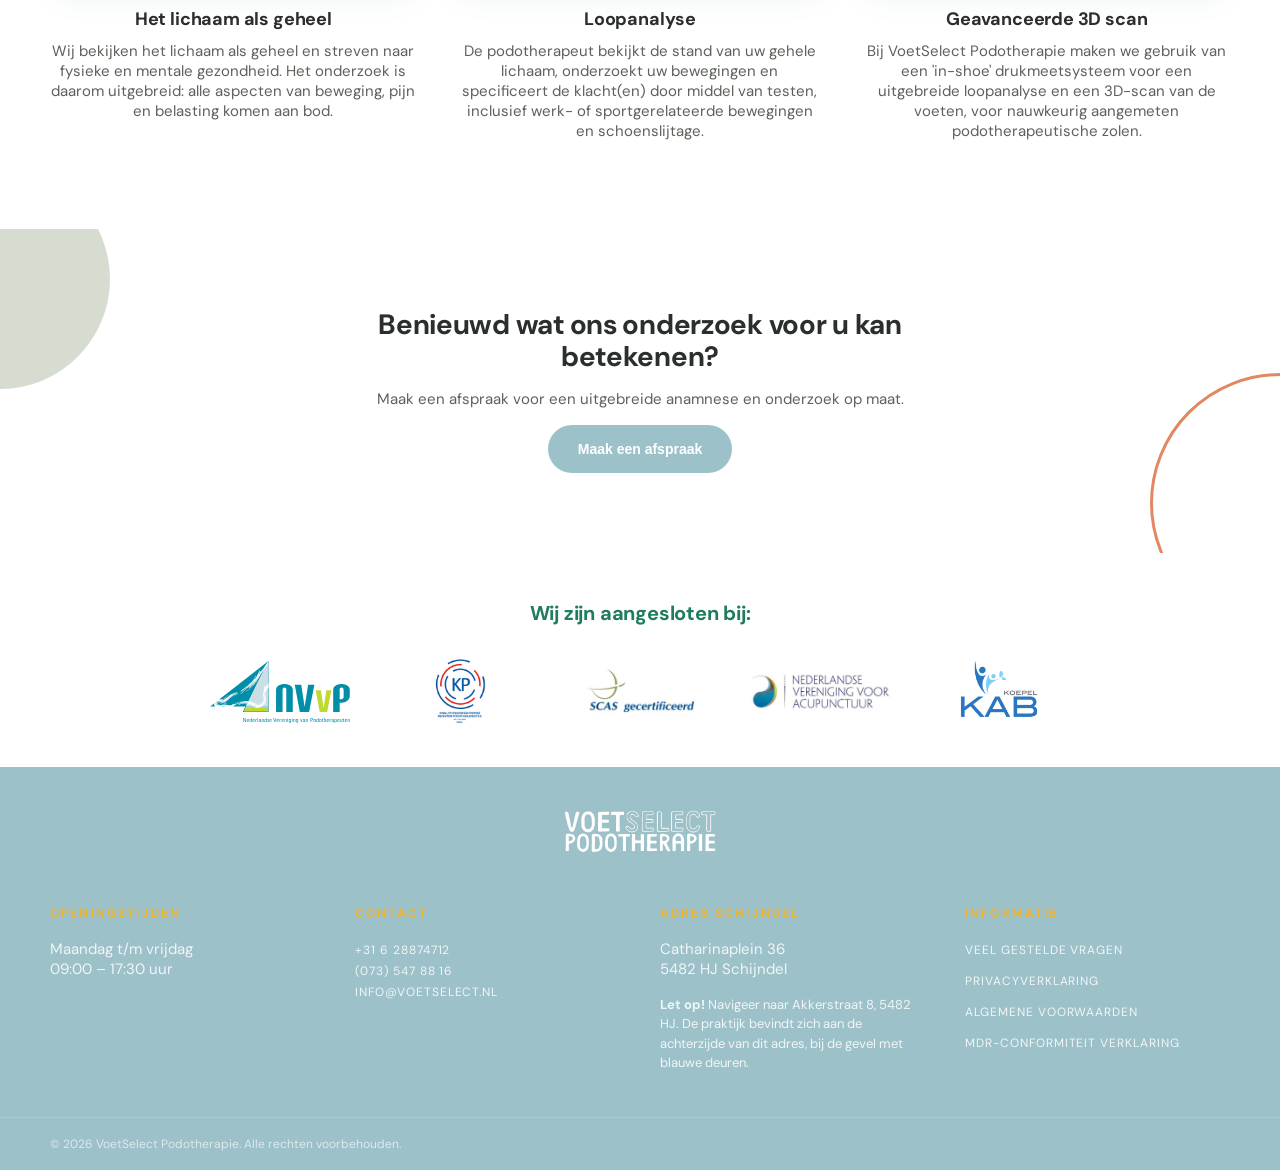
<file: ons-onderzoek.html>
<!DOCTYPE html>
<html lang="nl">
<head>
<meta charset="UTF-8"><meta name="viewport" content="width=device-width, initial-scale=1.0">
<meta name="description" content="Bij VoetSelect Podotherapie onderzoeken wij uw voetklachten met 3D-scans, in-shoe drukmeting en CAD/CAM zooltechniek voor een behandeling op maat.">
<title>Ons onderzoek | VoetSelect Podotherapie</title>
<link rel="icon" href="img/favicon-32x32.png" sizes="32x32">
<link rel="icon" href="img/favicon-192x192.png" sizes="192x192">
<link rel="apple-touch-icon" href="img/apple-touch-icon.png">
<link rel="preconnect" href="https://fonts.googleapis.com">
<link rel="preconnect" href="https://fonts.gstatic.com" crossorigin>
<link href="https://fonts.googleapis.com/css2?family=DM+Sans:ital,opsz,wght@0,9..40,400..700;1,9..40,400..700&display=swap" rel="stylesheet">
<link rel="stylesheet" href="style.css">
<link rel="canonical" href="https://voetselect.nl/ons-onderzoek.html">
<meta property="og:type" content="website">
<meta property="og:locale" content="nl_NL">
<meta property="og:site_name" content="VoetSelect Podotherapie">
<meta property="og:url" content="https://voetselect.nl/ons-onderzoek.html">
<meta property="og:title" content="Ons onderzoek | VoetSelect Podotherapie">
<meta property="og:description" content="Bij VoetSelect Podotherapie onderzoeken wij uw voetklachten met 3D-scans, in-shoe drukmeting en CAD/CAM zooltechniek voor een behandeling op maat.">
<meta property="og:image" content="https://voetselect.nl/img/hero-onderzoek.jpg">
<meta name="twitter:card" content="summary_large_image">
<meta name="twitter:title" content="Ons onderzoek | VoetSelect Podotherapie">
<meta name="twitter:description" content="Bij VoetSelect Podotherapie onderzoeken wij uw voetklachten met 3D-scans, in-shoe drukmeting en CAD/CAM zooltechniek voor een behandeling op maat.">
<meta name="twitter:image" content="https://voetselect.nl/img/hero-onderzoek.jpg">
<script type="application/ld+json">
{
  "@context": "https://schema.org",
  "@type": "MedicalClinic",
  "name": "VoetSelect Podotherapie",
  "url": "https://voetselect.nl/",
  "logo": "https://voetselect.nl/img/logo-white.png",
  "image": "https://voetselect.nl/img/hero-wide.jpg",
  "telephone": "+31628874712",
  "email": "info@voetselect.nl",
  "address": {
    "@type": "PostalAddress",
    "streetAddress": "Catharinaplein 36",
    "postalCode": "5482 HT",
    "addressLocality": "Schijndel",
    "addressCountry": "NL"
  },
  "geo": {
    "@type": "GeoCoordinates",
    "latitude": 51.617579203358446,
    "longitude": 5.43795346489408
  },
  "openingHoursSpecification": {
    "@type": "OpeningHoursSpecification",
    "dayOfWeek": ["Monday", "Tuesday", "Wednesday", "Thursday", "Friday"],
    "opens": "09:00",
    "closes": "17:30"
  },
  "medicalSpecialty": "Podiatric",
  "priceRange": "€€"
}
</script>
</head>
<body data-active-page="ons-onderzoek.html">

<div id="header-placeholder"></div>

<main>

  <!-- PAGE HERO -->
  <section class="page-hero page-hero--img">
    <div class="page-hero-media">
      <img src="img/hero-onderzoek.jpg" alt="Onderzoek bij VoetSelect Podotherapie">
    </div>
    <div class="page-hero-overlay" aria-hidden="true"></div>
    <div class="container page-hero-content">
      <p class="eyebrow page-hero-eyebrow">Grondig &amp; persoonlijk</p>
      <h1>Ons<br>Onderzoek</h1>
      <p class="page-hero-lead">Een goede behandeling begint met een grondig onderzoek. Met geavanceerde meettechnieken brengen we uw klacht tot in detail in kaart.</p>
    </div>
    <svg class="hero-curve" viewBox="0 0 1440 120" preserveAspectRatio="none" aria-hidden="true">
      <path d="M0,0 C 480,120 960,120 1440,0 L1440,120 L0,120 Z" fill="#ffffff"></path>
    </svg>
  </section>

  <!-- IN-SHOE DRUKMEETSYSTEEM -->
  <section class="stappenplan container">
    <div class="stappenplan-grid">
      <div class="stappenplan-media">
        <img src="img/onderzoek-inshoe-systeem.jpg" alt="Patiënt op de drukmeetplaat terwijl de podotherapeut de meting voorbereidt" loading="lazy">
      </div>
      <div class="stappenplan-text">
        <p class="eyebrow">'In-shoe' drukmeetsysteem</p>
        <h2>Meten terwijl u loopt, in uw eigen schoen</h2>
        <p>Met dit driedimensionale meetsysteem meten wij de bewegingen van uw voeten en de drukkrachten onder uw voeten. Zo kunnen we goed beoordelen of een correctie nodig is.</p>
        <p>De meerwaarde van dit meetsysteem is dat er tijdens het lopen rechtstreeks in uw eigen schoenen kan worden gemeten, met of zonder inlegzolen, in elk type schoen. Zo beoordelen we uw looppatroon precies zoals het zich in de praktijk voordoet.</p>
        <button type="button" class="btn btn-primary" data-open-quiz>Maak een afspraak</button>
      </div>
    </div>

    <!-- GAIT ANIMATION, desktop only, never in DOM on mobile -->
    <template id="gait-tpl">
    <div class="gait-anim" aria-hidden="true">
      <div class="gait-scene">

        <!-- Walker track -->
        <div class="gait-track">
          <svg class="gait-curves" viewBox="0 0 640 100" preserveAspectRatio="none" aria-hidden="true" xmlns="http://www.w3.org/2000/svg">
            <!-- shallow wide plateau: forefoot/pushoff -->
            <path class="gc-blue"  pathLength="1" d="M 0,88 C 160,88 320,52 440,52 C 540,52 610,88 640,88"/>
            <!-- symmetric bell: midfoot -->
            <path class="gc-red"   pathLength="1" d="M 0,88 C 90,88 210,22 315,22 C 420,22 555,88 640,88"/>
            <!-- sharp asymmetric spike: heel strike -->
            <path class="gc-gold"  pathLength="1" d="M 0,88 C 35,88 85,4 155,4 C 245,4 430,84 640,88"/>
          </svg>
          <div class="gait-ground"></div>
          <div class="gait-walker">
            <div class="gait-walker-inner">
              <svg viewBox="0 0 28 56" fill="none" stroke="currentColor" stroke-width="2.2" stroke-linecap="round" stroke-linejoin="round">
                <circle cx="14" cy="6" r="5" fill="currentColor" stroke="none"/>
                <line x1="14" y1="11" x2="14" y2="30"/>
                <g class="w-arm-l"><line x1="14" y1="17" x2="5" y2="27"/></g>
                <g class="w-arm-r"><line x1="14" y1="17" x2="23" y2="27"/></g>
                <g class="w-thi-l">
                  <line x1="14" y1="30" x2="9" y2="42"/>
                  <g class="w-cal-l"><line x1="9" y1="42" x2="5" y2="52"/></g>
                </g>
                <g class="w-thi-r">
                  <line x1="14" y1="30" x2="19" y2="42"/>
                  <g class="w-cal-r"><line x1="19" y1="42" x2="23" y2="52"/></g>
                </g>
              </svg>
            </div>
          </div>
        </div>

        <!-- Therapist (right) -->
        <div class="gait-right">
          <div class="gait-beam"></div>
          <svg viewBox="0 0 48 72" fill="none" stroke="currentColor" stroke-width="2.2" stroke-linecap="round" stroke-linejoin="round">
            <circle cx="24" cy="8" r="7" fill="currentColor" stroke="none"/>
            <line x1="24" y1="15" x2="24" y2="42"/>
            <line x1="24" y1="22" x2="11" y2="35"/>
            <rect x="4" y="31" width="9" height="12" rx="1.5" stroke-width="1.8"/>
            <line x1="6" y1="35" x2="11" y2="35" stroke-width="1.4"/>
            <line x1="6" y1="39" x2="11" y2="39" stroke-width="1.4"/>
            <line x1="24" y1="22" x2="35" y2="34"/>
            <line x1="24" y1="42" x2="18" y2="57"/>
            <line x1="18" y1="57" x2="15" y2="68"/>
            <line x1="24" y1="42" x2="30" y2="57"/>
            <line x1="30" y1="57" x2="33" y2="68"/>
          </svg>
        </div>

      </div>
      <p class="gait-label">In-shoe drukanalyse &nbsp;&middot;&nbsp; 3D voetscan &nbsp;&middot;&nbsp; Loopanalyse</p>
    </div>
    </template>
    <script>
      if (window.matchMedia('(min-width: 1000px)').matches) {
        var t = document.getElementById('gait-tpl');
        t.parentNode.insertBefore(t.content, t);
        t.remove();
      }
    </script>
  </section>

  <!-- TWEE UITGELICHTE TECHNIEKEN -->
  <section class="stappenplan container">
    <div class="stappenplan-grid">
      <div class="stappenplan-media">
        <img src="img/onderzoek-3d-meten.jpg" alt="Analyse van de drukverdeling en het looppatroon op het scherm" loading="lazy">
      </div>
      <div class="stappenplan-text">
        <p class="eyebrow">Verbeterde techniek</p>
        <h2>Schoen, zool en looppatroon in één keer beoordeeld</h2>
        <p>Deze techniek biedt een grotere precisie dan andere methoden, doordat in één keer het hele samenspel van schoen, inlegzool en manier van lopen kan worden beoordeeld. Zo bepalen we gericht of er iets moet worden aangepast aan het schoeisel en/of de inlegzool, om uw klachten te verminderen.</p>
      </div>
    </div>
  </section>

  <section class="stappenplan container">
    <div class="stappenplan-grid">
      <div class="stappenplan-text">
        <p class="eyebrow">CADCAM technologie</p>
        <h2>Digitaal gemeten, digitaal vervaardigd</h2>
        <p>Dankzij deze grensverleggende CADCAM-technologie meten wij uw voeten driedimensionaal en vervaardigen we uw zolen digitaal en computergestuurd, nauwkeurig en vaak dezelfde dag nog leverbaar.</p>
      </div>
      <div class="stappenplan-media">
        <img src="img/onderzoek-cadcam.jpg" alt="Podotherapeut past een op maat gemaakte zool aan bij een patiënt" loading="lazy">
      </div>
    </div>
  </section>

  <!-- WAAR REKENING MEE HOUDEN -->
  <section class="behandeling">
    <div class="behandeling-deco behandeling-deco--green" aria-hidden="true"></div>
    <div class="behandeling-deco behandeling-deco--terracotta" aria-hidden="true"></div>
    <div class="container">
      <p class="eyebrow behandeling-eyebrow">Goed om te weten</p>
      <h2 class="behandeling-heading">Waar kunt u rekening mee houden?</h2>
      <ul class="behandeling-list">
        <li>Neem schoenen mee die u graag draagt, of waarmee u een toename van de klacht(en) ondervindt.</li>
        <li>Houd rekening met 45 tot 60 minuten onderzoek.</li>
        <li>Neem eventuele uitslagen van andere therapeuten of onderzoeken mee voor de podotherapeut.</li>
        <li>Het kan nodig zijn om de stand en bewegingen van bijvoorbeeld de knie, heup of rug te onderzoeken. De podotherapeut vraagt u dan om bovenkleding uit te doen.</li>
        <li>Informeer eventueel zelf bij uw zorgverzekeraar naar specifieke informatie over vergoedingen.</li>
      </ul>
    </div>
  </section>

  <!-- HOE WERKT HET -->
  <section class="waarom container">
    <div class="waarom-intro">
      <p class="eyebrow">Onze aanpak</p>
      <h2>Hoe werkt het?</h2>
      <p>Het onderzoek start met een uitgebreide anamnese. Tijdens dit gesprek lichten we uw klacht(en) uit en informeren we u over het vervolg van het onderzoek en eventuele kosten.</p>
    </div>

    <div class="waarom-grid">

      <article class="waarom-card">
        <img class="waarom-photo" src="img/onderzoek-lichaam.jpg" alt="Podotherapeut beoordeelt de lichaamshouding van een patiënt" loading="lazy">
        <h3>Het lichaam als geheel</h3>
        <p>Wij bekijken het lichaam als geheel en streven naar fysieke en mentale gezondheid. Het onderzoek is daarom uitgebreid: alle aspecten van beweging, pijn en belasting komen aan bod.</p>
      </article>

      <article class="waarom-card">
        <img class="waarom-photo" src="img/onderzoek-loopanalyse.jpg" alt="Podotherapeut onderzoekt de beweeglijkheid van voet en enkel" loading="lazy">
        <h3>Loopanalyse</h3>
        <p>De podotherapeut bekijkt de stand van uw gehele lichaam, onderzoekt uw bewegingen en specificeert de klacht(en) door middel van testen, inclusief werk- of sportgerelateerde bewegingen en schoenslijtage.</p>
      </article>

      <article class="waarom-card">
        <img class="waarom-photo" src="img/onderzoek-scan-scherm.jpg" alt="Drukmeting en 3D-scan van de voeten op het scherm" loading="lazy">
        <h3>Geavanceerde 3D scan</h3>
        <p>Bij VoetSelect Podotherapie maken we gebruik van een 'in-shoe' drukmeetsysteem voor een uitgebreide loopanalyse en een 3D-scan van de voeten, voor nauwkeurig aangemeten podotherapeutische zolen.</p>
      </article>

    </div>
  </section>

  <!-- CTA ACCENT -->
  <section class="accent-section">
    <div class="accent-circle accent-circle--sage" aria-hidden="true"></div>
    <div class="accent-grid container">
      <div class="accent-text">
        <h2>Benieuwd wat ons onderzoek voor u kan betekenen?</h2>
        <p>Maak een afspraak voor een uitgebreide anamnese en onderzoek op maat.</p>
        <button class="btn btn-primary" data-open-quiz>Maak een afspraak</button>
      </div>
    </div>
    <div class="accent-circle accent-circle--orange" aria-hidden="true"></div>
  </section>

</main>

<!-- FOOTER -->
<div id="footer-placeholder"></div>

<div id="quiz-modal-placeholder"></div>

<script src="partials.js"></script>
<script src="cookie-consent.js"></script>
<script src="script.js"></script>
<script src="https://web3forms.com/client/script.js" async defer></script>
</body>
</html>
</file>
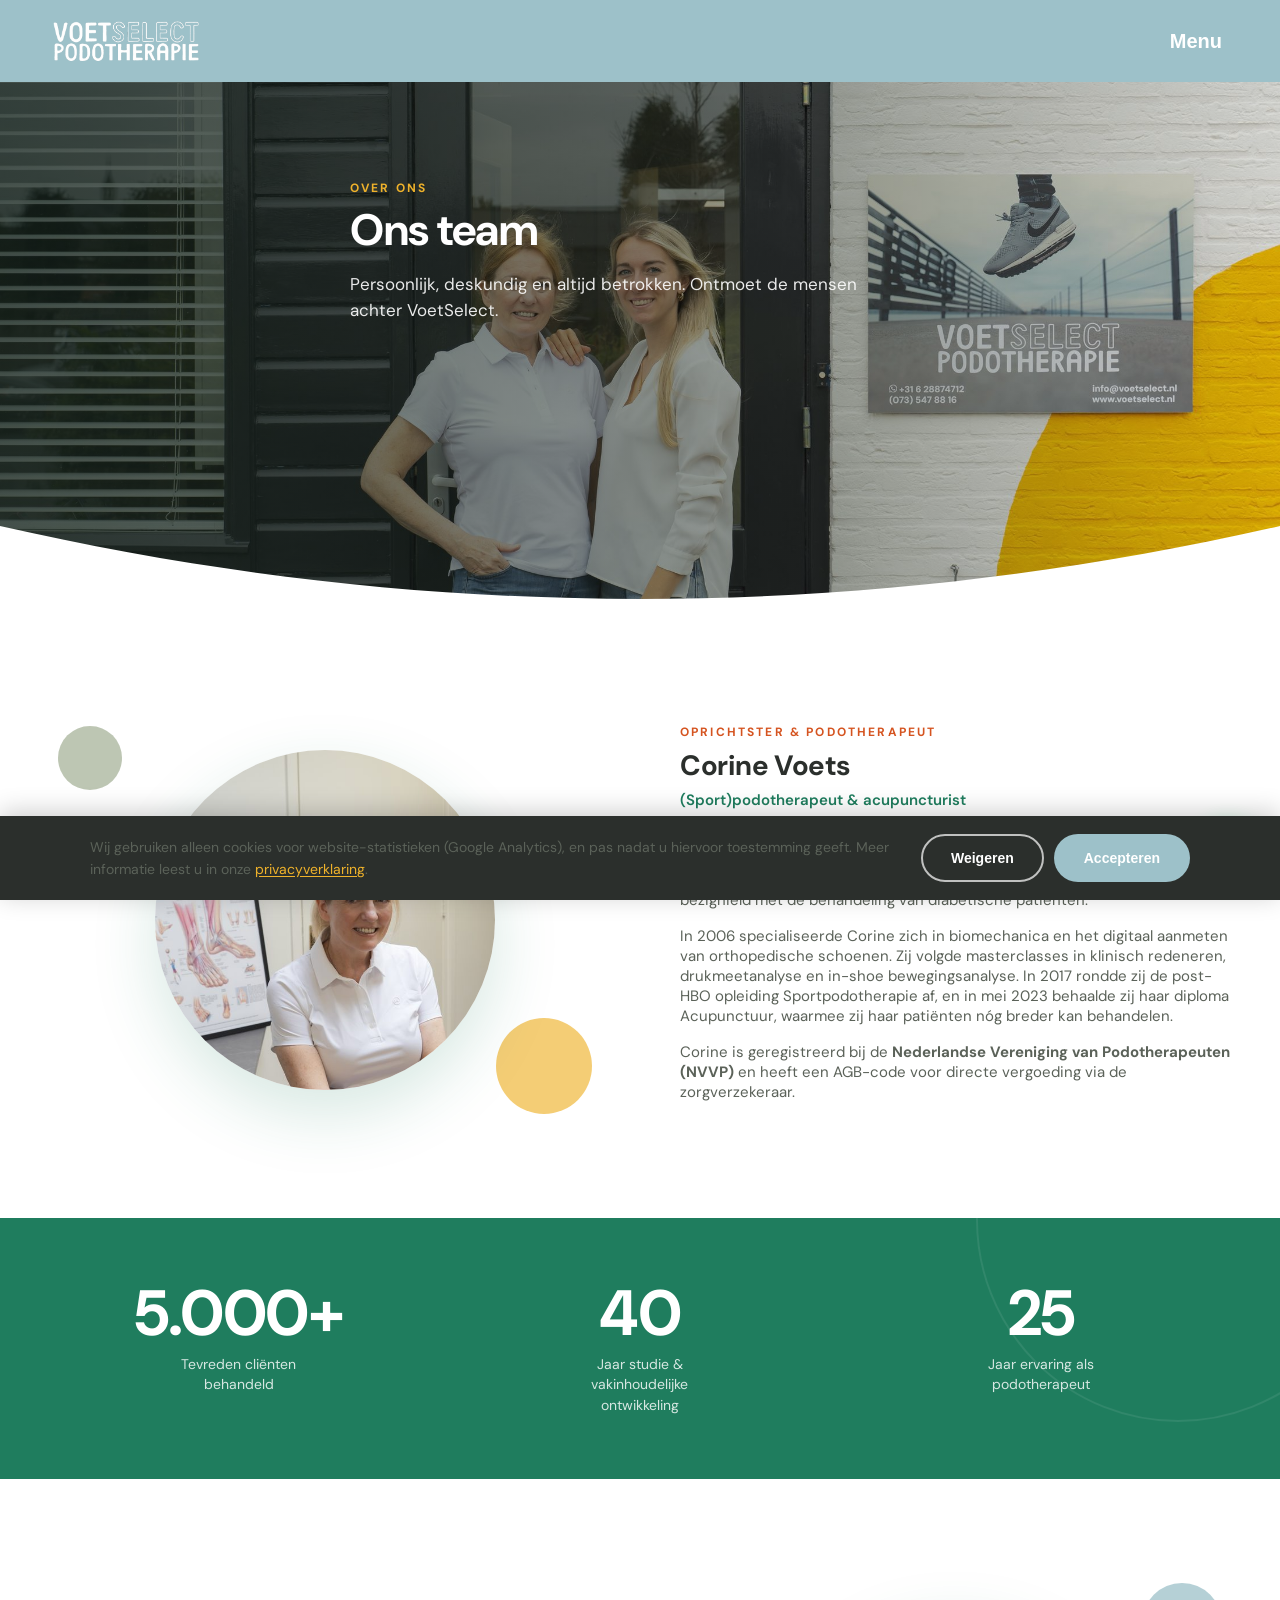
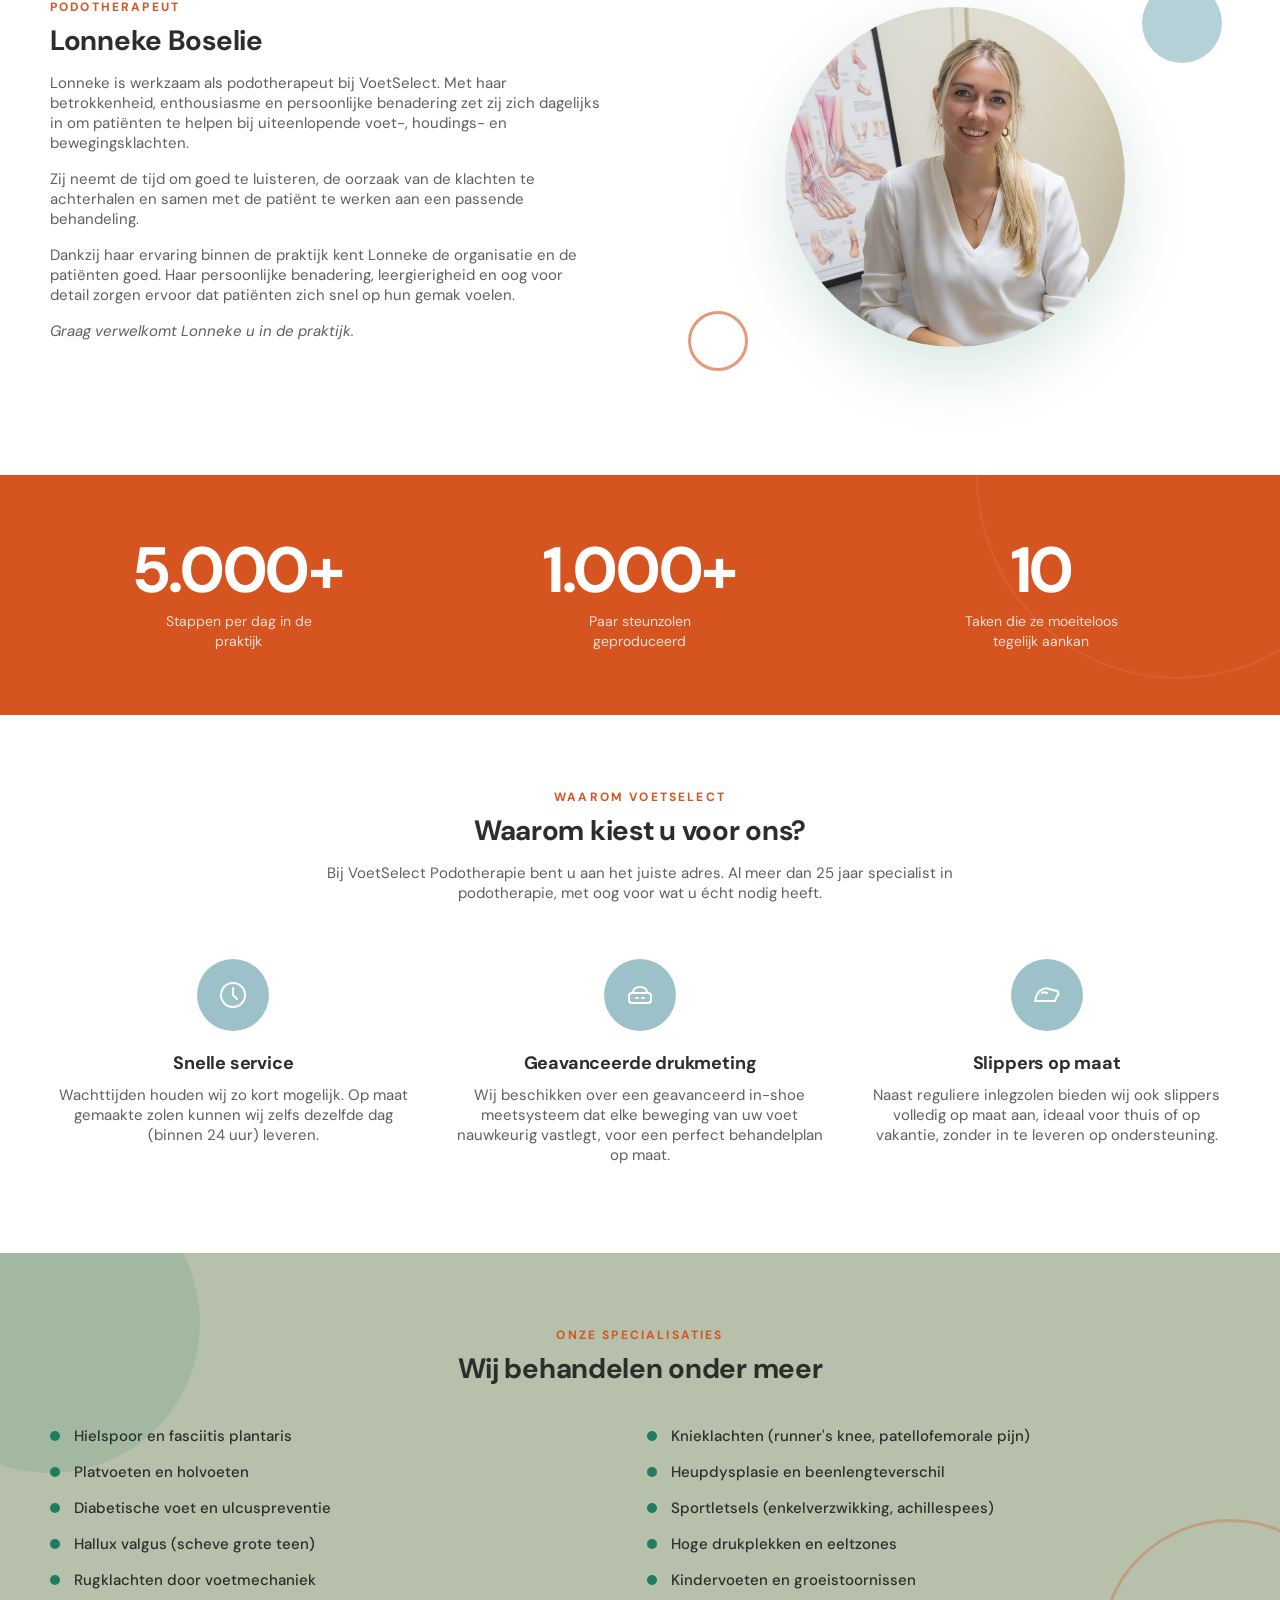
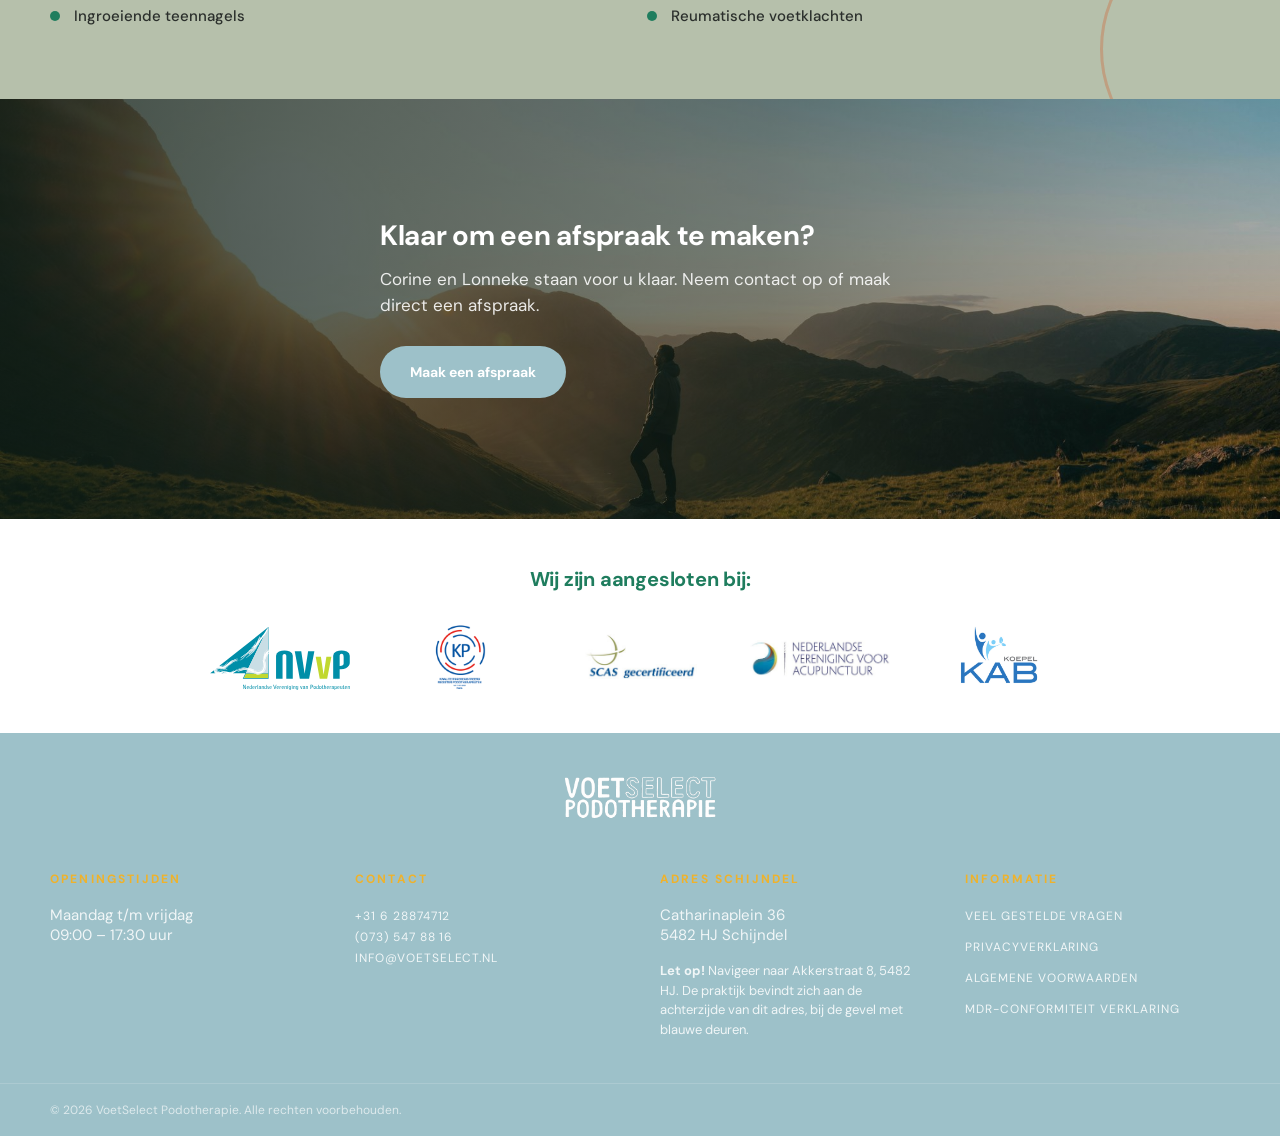
<file: overons.html>
<!DOCTYPE html>
<html lang="nl">
<head>
<meta charset="UTF-8"><meta name="viewport" content="width=device-width, initial-scale=1.0">
<meta name="description" content="Maak kennis met Corine Voets en het team van VoetSelect Podotherapie: al meer dan 25 jaar specialist in voetklachten in Schijndel.">
<title>Over Ons | VoetSelect Podotherapie</title>
<link rel="icon" href="img/favicon-32x32.png" sizes="32x32">
<link rel="icon" href="img/favicon-192x192.png" sizes="192x192">
<link rel="apple-touch-icon" href="img/apple-touch-icon.png">
<link rel="preconnect" href="https://fonts.googleapis.com">
<link rel="preconnect" href="https://fonts.gstatic.com" crossorigin>
<link href="https://fonts.googleapis.com/css2?family=DM+Sans:ital,opsz,wght@0,9..40,400..700;1,9..40,400..700&display=swap" rel="stylesheet">
<link rel="stylesheet" href="style.css">
<link rel="canonical" href="https://voetselect.nl/overons.html">
<meta property="og:type" content="website">
<meta property="og:locale" content="nl_NL">
<meta property="og:site_name" content="VoetSelect Podotherapie">
<meta property="og:url" content="https://voetselect.nl/overons.html">
<meta property="og:title" content="Over Ons | VoetSelect Podotherapie">
<meta property="og:description" content="Maak kennis met Corine Voets en het team van VoetSelect Podotherapie: al meer dan 25 jaar specialist in voetklachten in Schijndel.">
<meta property="og:image" content="https://voetselect.nl/img/hero-overons.jpg">
<meta name="twitter:card" content="summary_large_image">
<meta name="twitter:title" content="Over Ons | VoetSelect Podotherapie">
<meta name="twitter:description" content="Maak kennis met Corine Voets en het team van VoetSelect Podotherapie: al meer dan 25 jaar specialist in voetklachten in Schijndel.">
<meta name="twitter:image" content="https://voetselect.nl/img/hero-overons.jpg">
<script type="application/ld+json">
{
  "@context": "https://schema.org",
  "@type": "MedicalClinic",
  "name": "VoetSelect Podotherapie",
  "url": "https://voetselect.nl/",
  "logo": "https://voetselect.nl/img/logo-white.png",
  "image": "https://voetselect.nl/img/hero-wide.jpg",
  "telephone": "+31628874712",
  "email": "info@voetselect.nl",
  "address": {
    "@type": "PostalAddress",
    "streetAddress": "Catharinaplein 36",
    "postalCode": "5482 HT",
    "addressLocality": "Schijndel",
    "addressCountry": "NL"
  },
  "geo": {
    "@type": "GeoCoordinates",
    "latitude": 51.617579203358446,
    "longitude": 5.43795346489408
  },
  "openingHoursSpecification": {
    "@type": "OpeningHoursSpecification",
    "dayOfWeek": ["Monday", "Tuesday", "Wednesday", "Thursday", "Friday"],
    "opens": "09:00",
    "closes": "17:30"
  },
  "medicalSpecialty": "Podiatric",
  "priceRange": "€€"
}
</script>
</head>
<body data-active-page="overons.html">

<div id="header-placeholder"></div>

<main>

  <!-- PAGE HERO -->
  <section class="page-hero page-hero--img">
    <div class="page-hero-media">
      <img src="img/hero-overons.jpg" alt="Het team van VoetSelect Podotherapie voor de praktijk">
    </div>
    <div class="page-hero-overlay" aria-hidden="true"></div>
    <div class="container page-hero-content">
      <p class="eyebrow page-hero-eyebrow">Over ons</p>
      <h1>Ons team</h1>
      <p class="page-hero-lead">Persoonlijk, deskundig en altijd betrokken. Ontmoet de mensen achter VoetSelect.</p>
    </div>
    <svg class="hero-curve" viewBox="0 0 1440 120" preserveAspectRatio="none" aria-hidden="true">
      <path d="M0,0 C 480,120 960,120 1440,0 L1440,120 L0,120 Z" fill="#ffffff"></path>
    </svg>
  </section>

  <!-- CORINE VOETS -->
  <section class="team-member-section">
    <div class="container">
      <div class="team-member-grid">

        <div class="team-member-photo">
          <div class="team-photo-circle">
            <img src="img/corine-voets.jpg" alt="Corine Voets, podotherapeut en acupuncturist" loading="lazy">
          </div>
          <div class="team-photo-deco team-photo-deco--gold" aria-hidden="true"></div>
          <div class="team-photo-deco team-photo-deco--sage" aria-hidden="true"></div>
        </div>

        <div class="team-member-text">
          <p class="eyebrow">Oprichtster &amp; podotherapeut</p>
          <h2>Corine Voets</h2>
          <p class="team-member-title">(Sport)podotherapeut &amp; acupuncturist</p>
          <p>Corine studeerde in 1995 af aan Fontys Podotherapie in Eindhoven en opende direct daarna haar eigen praktijk in Schijndel. Aansluitend werkte zij een jaar in een revalidatiekliniek op Curaçao, waar zij zich voornamelijk bezighield met de behandeling van diabetische patiënten.</p>
          <p>In 2006 specialiseerde Corine zich in biomechanica en het digitaal aanmeten van orthopedische schoenen. Zij volgde masterclasses in klinisch redeneren, drukmeetanalyse en in-shoe bewegingsanalyse. In 2017 rondde zij de post-HBO opleiding Sportpodotherapie af, en in mei 2023 behaalde zij haar diploma Acupunctuur, waarmee zij haar patiënten nóg breder kan behandelen.</p>
          <p>Corine is geregistreerd bij de <strong>Nederlandse Vereniging van Podotherapeuten (NVVP)</strong> en heeft een AGB-code voor directe vergoeding via de zorgverzekeraar.</p>
        </div>

      </div>
    </div>
  </section>

  <!-- CORINE STATS -->
  <section class="team-stats">
    <div class="container">
      <div class="team-stats-grid">
        <div class="team-stat">
          <span class="team-stat-number">5.000+</span>
          <span class="team-stat-label">Tevreden cliënten behandeld</span>
        </div>
        <div class="team-stat">
          <span class="team-stat-number">40</span>
          <span class="team-stat-label">Jaar studie &amp; vakinhoudelijke ontwikkeling</span>
        </div>
        <div class="team-stat">
          <span class="team-stat-number">25</span>
          <span class="team-stat-label">Jaar ervaring als podotherapeut</span>
        </div>
      </div>
    </div>
  </section>

  <!-- LONNEKE BOSELIE -->
  <section class="team-member-section">
    <div class="container">
      <div class="team-member-grid">

        <div class="team-member-text">
          <p class="eyebrow">Podotherapeut</p>
          <h2>Lonneke Boselie</h2>
          <p>Lonneke is werkzaam als podotherapeut bij VoetSelect. Met haar betrokkenheid, enthousiasme en persoonlijke benadering zet zij zich dagelijks in om patiënten te helpen bij uiteenlopende voet-, houdings- en bewegingsklachten.</p>
          <p>Zij neemt de tijd om goed te luisteren, de oorzaak van de klachten te achterhalen en samen met de patiënt te werken aan een passende behandeling.</p>
          <p>Dankzij haar ervaring binnen de praktijk kent Lonneke de organisatie en de patiënten goed. Haar persoonlijke benadering, leergierigheid en oog voor detail zorgen ervoor dat patiënten zich snel op hun gemak voelen.</p>
          <p><em>Graag verwelkomt Lonneke u in de praktijk.</em></p>
        </div>

        <div class="team-member-photo">
          <div class="team-photo-circle">
            <img src="img/lonneke-boselie.jpg" alt="Lonneke Boselie, podotherapeut" loading="lazy">
          </div>
          <div class="team-photo-deco team-photo-deco--blue" aria-hidden="true"></div>
          <div class="team-photo-deco team-photo-deco--terracotta" aria-hidden="true"></div>
        </div>

      </div>
    </div>
  </section>

  <!-- LONNEKE STATS -->
  <section class="team-stats team-stats--terracotta">
    <div class="container">
      <div class="team-stats-grid">
        <div class="team-stat">
          <span class="team-stat-number">5.000+</span>
          <span class="team-stat-label">Stappen per dag in de praktijk</span>
        </div>
        <div class="team-stat">
          <span class="team-stat-number">1.000+</span>
          <span class="team-stat-label">Paar steunzolen geproduceerd</span>
        </div>
        <div class="team-stat">
          <span class="team-stat-number">10</span>
          <span class="team-stat-label">Taken die ze moeiteloos tegelijk aankan</span>
        </div>
      </div>
    </div>
  </section>

  <!-- WAAROM VOETSELECT -->
  <section class="waarom">
    <div class="container">
      <div class="waarom-intro">
        <p class="eyebrow">Waarom VoetSelect</p>
        <h2>Waarom kiest u voor ons?</h2>
        <p>Bij VoetSelect Podotherapie bent u aan het juiste adres. Al meer dan 25 jaar specialist in podotherapie, met oog voor wat u écht nodig heeft.</p>
      </div>
      <div class="waarom-grid">

        <div class="waarom-card">
          <div class="waarom-icon" aria-hidden="true">
            <svg viewBox="0 0 32 32" fill="none" stroke="currentColor" stroke-width="2" stroke-linecap="round" stroke-linejoin="round">
              <circle cx="16" cy="16" r="12"/>
              <polyline points="16,9 16,16 20,20"/>
            </svg>
          </div>
          <h3>Snelle service</h3>
          <p>Wachttijden houden wij zo kort mogelijk. Op maat gemaakte zolen kunnen wij zelfs dezelfde dag (binnen 24 uur) leveren.</p>
        </div>

        <div class="waarom-card">
          <div class="waarom-icon" aria-hidden="true">
            <svg viewBox="0 0 32 32" fill="none" stroke="currentColor" stroke-width="2" stroke-linecap="round" stroke-linejoin="round">
              <rect x="5" y="14" width="22" height="10" rx="3"/>
              <path d="M9 14 C9 10 12 8 16 8 C20 8 23 10 23 14"/>
              <line x1="12" y1="19" x2="14" y2="19"/>
              <line x1="18" y1="19" x2="20" y2="19"/>
            </svg>
          </div>
          <h3>Geavanceerde drukmeting</h3>
          <p>Wij beschikken over een geavanceerd in-shoe meetsysteem dat elke beweging van uw voet nauwkeurig vastlegt, voor een perfect behandelplan op maat.</p>
        </div>

        <div class="waarom-card">
          <div class="waarom-icon" aria-hidden="true">
            <svg viewBox="0 0 32 32" fill="none" stroke="currentColor" stroke-width="2" stroke-linecap="round" stroke-linejoin="round">
              <path d="M4 22 C4 22 6 13 10 11 C13 9 16 9 18 10 L26 12 C28 13 28 16 26 17 L24 22 Z"/>
              <path d="M4 22 L24 22"/>
              <path d="M11 14 C12 13 14 13 16 14"/>
            </svg>
          </div>
          <h3>Slippers op maat</h3>
          <p>Naast reguliere inlegzolen bieden wij ook slippers volledig op maat aan, ideaal voor thuis of op vakantie, zonder in te leveren op ondersteuning.</p>
        </div>

      </div>
    </div>
  </section>

  <!-- BEHANDELT ONDER MEER -->
  <section class="behandeling">
    <div class="behandeling-deco behandeling-deco--green" aria-hidden="true"></div>
    <div class="behandeling-deco behandeling-deco--terracotta" aria-hidden="true"></div>
    <div class="container">
      <p class="eyebrow behandeling-eyebrow">Onze specialisaties</p>
      <h2 class="behandeling-heading">Wij behandelen onder meer</h2>
      <ul class="behandeling-list">
        <li>Hielspoor en fasciitis plantaris</li>
        <li>Knieklachten (runner's knee, patellofemorale pijn)</li>
        <li>Platvoeten en holvoeten</li>
        <li>Heupdysplasie en beenlengteverschil</li>
        <li>Diabetische voet en ulcuspreventie</li>
        <li>Sportletsels (enkelverzwikking, achillespees)</li>
        <li>Hallux valgus (scheve grote teen)</li>
        <li>Hoge drukplekken en eeltzones</li>
        <li>Rugklachten door voetmechaniek</li>
        <li>Kindervoeten en groeistoornissen</li>
        <li>Ingroeiende teennagels</li>
        <li>Reumatische voetklachten</li>
      </ul>
    </div>
  </section>

  <!-- CTA SECTION -->
  <section class="overons-cta">
    <div class="overons-cta-media">
      <img src="img/mountain-sunset.jpg" alt="" loading="lazy">
    </div>
    <div class="overons-cta-overlay" aria-hidden="true"></div>
    <div class="container overons-cta-content">
      <h2>Klaar om een afspraak te maken?</h2>
      <p>Corine en Lonneke staan voor u klaar. Neem contact op of maak direct een afspraak.</p>
      <a class="btn btn-primary" href="#" data-open-quiz>Maak een afspraak</a>
    </div>
  </section>

</main>

<!-- FOOTER -->
<div id="footer-placeholder"></div>

<div id="quiz-modal-placeholder"></div>

<script src="partials.js"></script>
<script src="cookie-consent.js"></script>
<script src="script.js"></script>
<script src="https://web3forms.com/client/script.js" async defer></script>
</body>
</html>
</file>
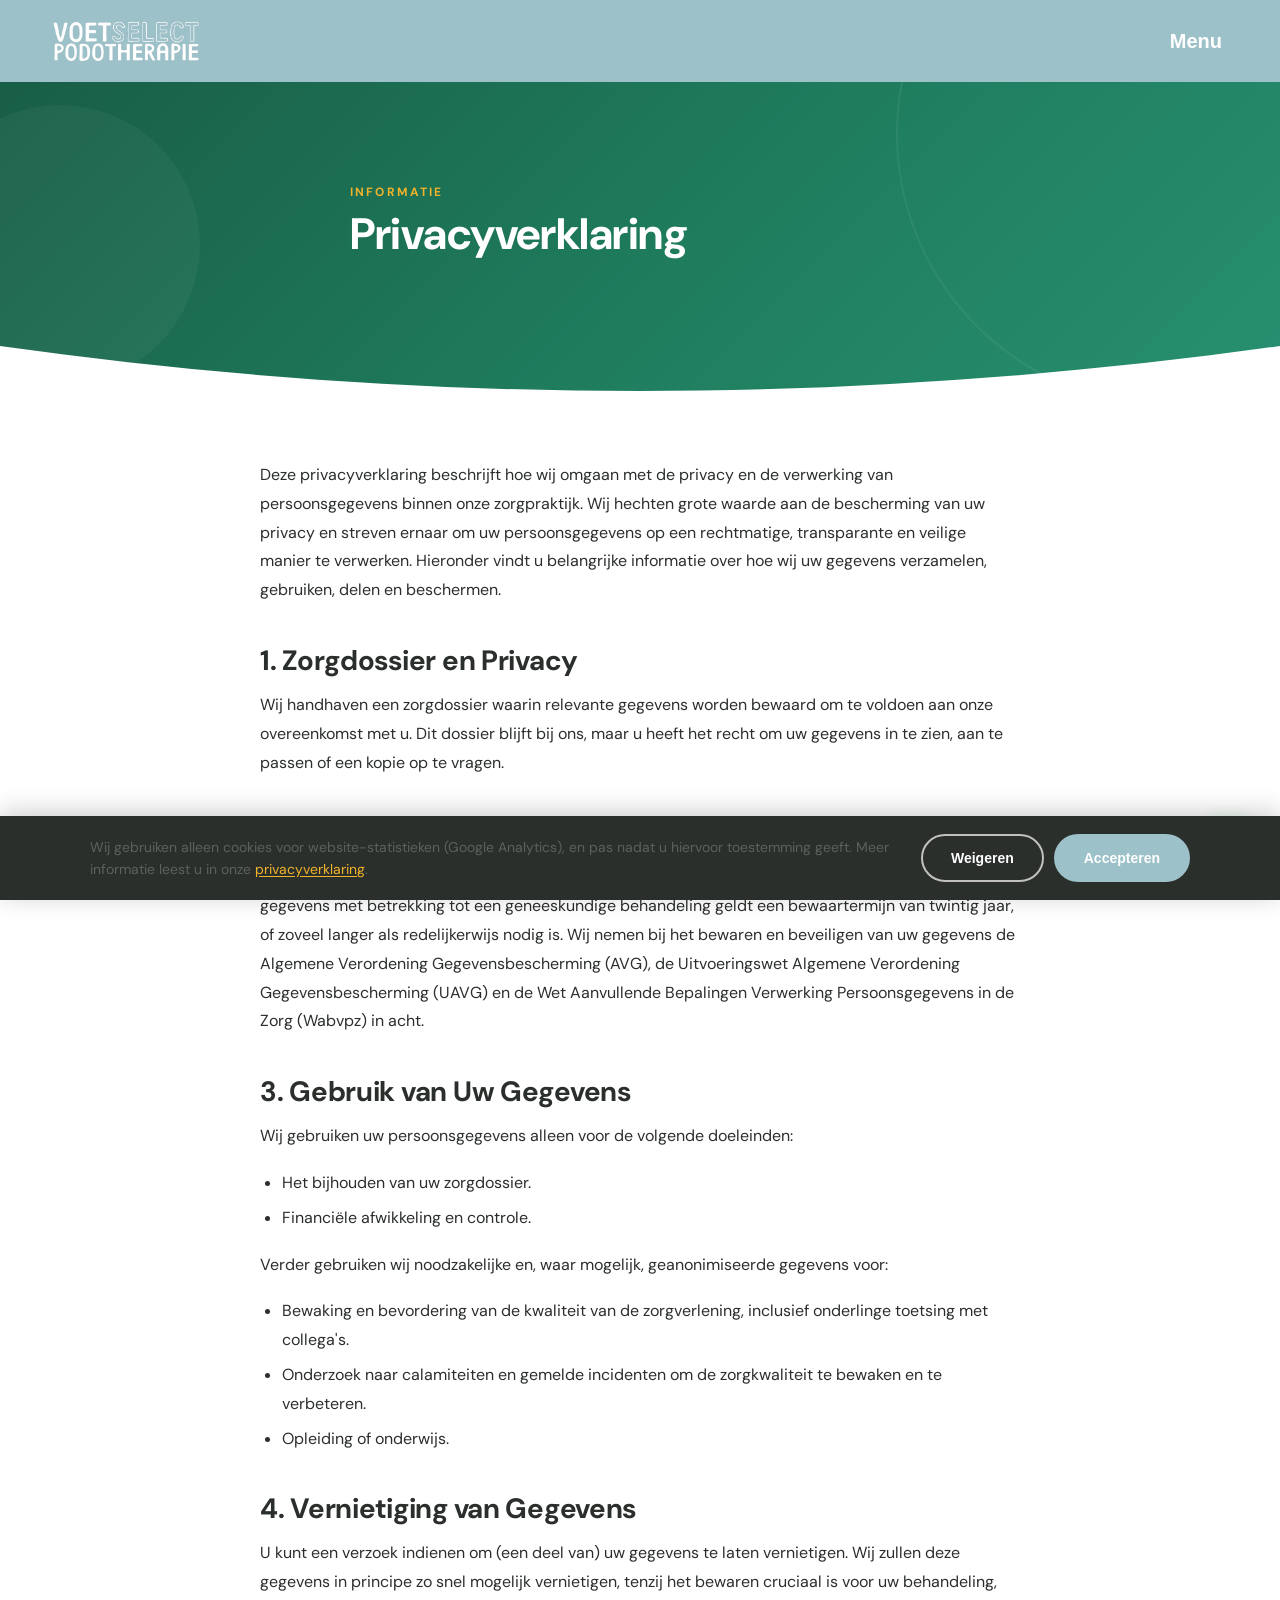
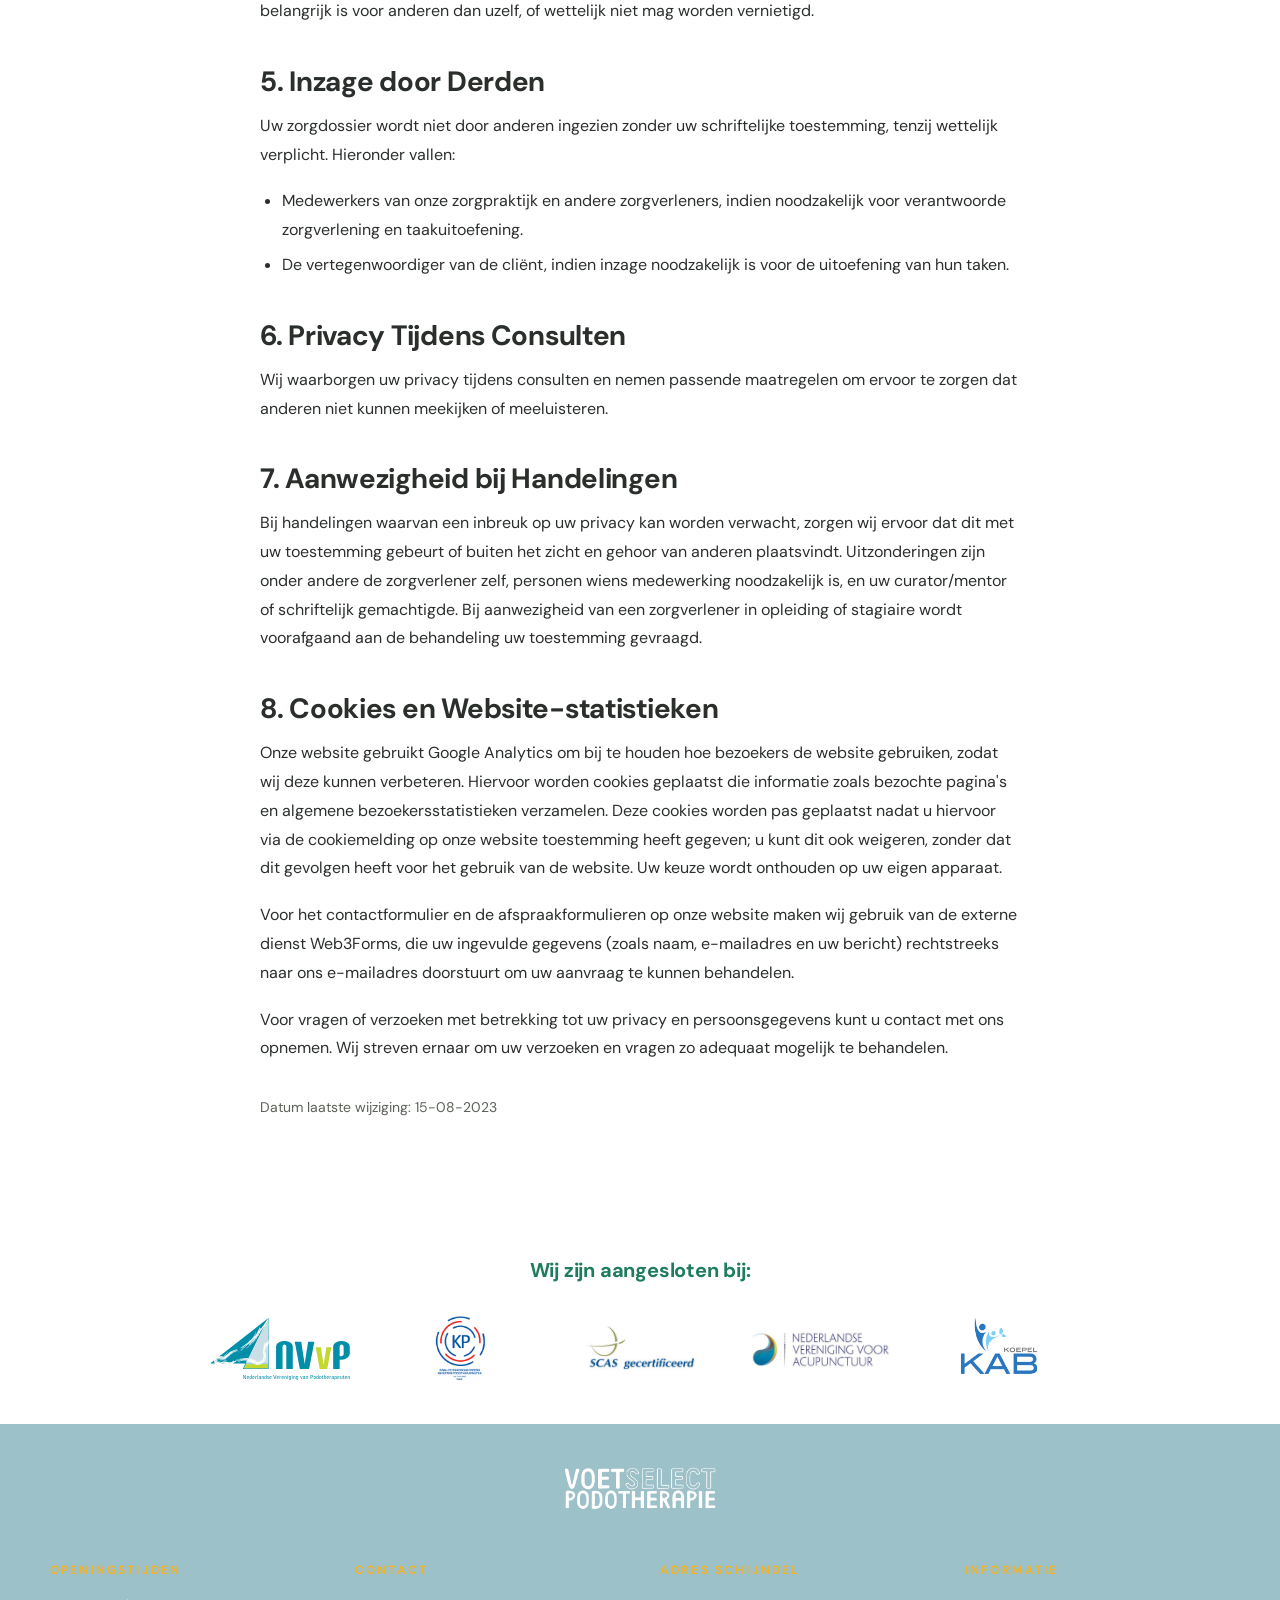
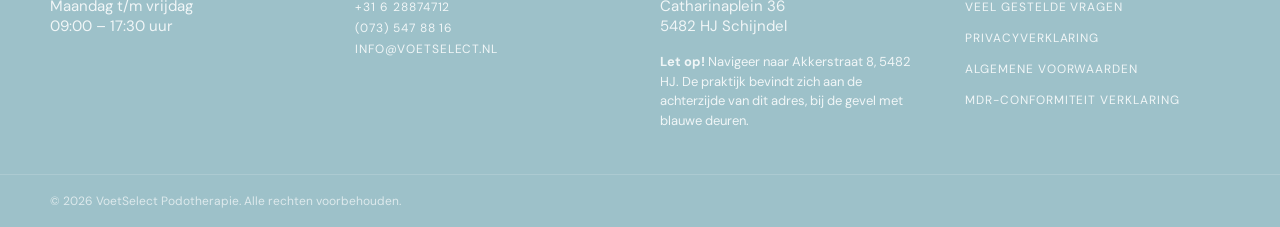
<file: privacyverklaring.html>
<!DOCTYPE html>
<html lang="nl">
<head>
<meta charset="UTF-8"><meta name="viewport" content="width=device-width, initial-scale=1.0">
<meta name="description" content="Privacyverklaring van VoetSelect Podotherapie: hoe wij omgaan met uw privacy en de verwerking van persoonsgegevens.">
<title>Privacyverklaring | VoetSelect Podotherapie</title>
<link rel="icon" href="img/favicon-32x32.png" sizes="32x32">
<link rel="icon" href="img/favicon-192x192.png" sizes="192x192">
<link rel="apple-touch-icon" href="img/apple-touch-icon.png">
<link rel="preconnect" href="https://fonts.googleapis.com">
<link rel="preconnect" href="https://fonts.gstatic.com" crossorigin>
<link href="https://fonts.googleapis.com/css2?family=DM+Sans:ital,opsz,wght@0,9..40,400..700;1,9..40,400..700&display=swap" rel="stylesheet">
<link rel="stylesheet" href="style.css">
<link rel="canonical" href="https://voetselect.nl/privacyverklaring.html">
<meta property="og:type" content="website">
<meta property="og:locale" content="nl_NL">
<meta property="og:site_name" content="VoetSelect Podotherapie">
<meta property="og:url" content="https://voetselect.nl/privacyverklaring.html">
<meta property="og:title" content="Privacyverklaring | VoetSelect Podotherapie">
<meta property="og:description" content="Privacyverklaring van VoetSelect Podotherapie: hoe wij omgaan met uw privacy en de verwerking van persoonsgegevens.">
<meta property="og:image" content="https://voetselect.nl/img/hero-wide.jpg">
<meta name="twitter:card" content="summary_large_image">
<meta name="twitter:title" content="Privacyverklaring | VoetSelect Podotherapie">
<meta name="twitter:description" content="Privacyverklaring van VoetSelect Podotherapie: hoe wij omgaan met uw privacy en de verwerking van persoonsgegevens.">
<meta name="twitter:image" content="https://voetselect.nl/img/hero-wide.jpg">
<script type="application/ld+json">
{
  "@context": "https://schema.org",
  "@type": "MedicalClinic",
  "name": "VoetSelect Podotherapie",
  "url": "https://voetselect.nl/",
  "logo": "https://voetselect.nl/img/logo-white.png",
  "image": "https://voetselect.nl/img/hero-wide.jpg",
  "telephone": "+31628874712",
  "email": "info@voetselect.nl",
  "address": {
    "@type": "PostalAddress",
    "streetAddress": "Catharinaplein 36",
    "postalCode": "5482 HT",
    "addressLocality": "Schijndel",
    "addressCountry": "NL"
  },
  "geo": {
    "@type": "GeoCoordinates",
    "latitude": 51.617579203358446,
    "longitude": 5.43795346489408
  },
  "openingHoursSpecification": {
    "@type": "OpeningHoursSpecification",
    "dayOfWeek": ["Monday", "Tuesday", "Wednesday", "Thursday", "Friday"],
    "opens": "09:00",
    "closes": "17:30"
  },
  "medicalSpecialty": "Podiatric",
  "priceRange": "€€"
}
</script>
</head>
<body data-active-page="privacyverklaring.html">

<div id="header-placeholder"></div>

<main>

  <section class="page-hero page-hero--solid">
    <div class="container page-hero-content">
      <p class="eyebrow page-hero-eyebrow">Informatie</p>
      <h1>Privacyverklaring</h1>
    </div>
    <svg class="hero-curve" viewBox="0 0 1440 120" preserveAspectRatio="none" aria-hidden="true">
      <path d="M0,0 C 480,120 960,120 1440,0 L1440,120 L0,120 Z" fill="#ffffff"></path>
    </svg>
  </section>

  <section class="container">
    <div class="legal-content">
      <p>Deze privacyverklaring beschrijft hoe wij omgaan met de privacy en de verwerking van persoonsgegevens binnen onze zorgpraktijk. Wij hechten grote waarde aan de bescherming van uw privacy en streven ernaar om uw persoonsgegevens op een rechtmatige, transparante en veilige manier te verwerken. Hieronder vindt u belangrijke informatie over hoe wij uw gegevens verzamelen, gebruiken, delen en beschermen.</p>

      <h2>1. Zorgdossier en Privacy</h2>
      <p>Wij handhaven een zorgdossier waarin relevante gegevens worden bewaard om te voldoen aan onze overeenkomst met u. Dit dossier blijft bij ons, maar u heeft het recht om uw gegevens in te zien, aan te passen of een kopie op te vragen.</p>

      <h2>2. Regels voor Bijhouden en Bewaren van het Zorgdossier</h2>
      <p>Wij houden ons bij het bewaren van uw zorgdossier aan de geldende wet- en regelgeving. Voor gegevens met betrekking tot een geneeskundige behandeling geldt een bewaartermijn van twintig jaar, of zoveel langer als redelijkerwijs nodig is. Wij nemen bij het bewaren en beveiligen van uw gegevens de Algemene Verordening Gegevensbescherming (AVG), de Uitvoeringswet Algemene Verordening Gegevensbescherming (UAVG) en de Wet Aanvullende Bepalingen Verwerking Persoonsgegevens in de Zorg (Wabvpz) in acht.</p>

      <h2>3. Gebruik van Uw Gegevens</h2>
      <p>Wij gebruiken uw persoonsgegevens alleen voor de volgende doeleinden:</p>
      <ul>
        <li>Het bijhouden van uw zorgdossier.</li>
        <li>Financiële afwikkeling en controle.</li>
      </ul>
      <p>Verder gebruiken wij noodzakelijke en, waar mogelijk, geanonimiseerde gegevens voor:</p>
      <ul>
        <li>Bewaking en bevordering van de kwaliteit van de zorgverlening, inclusief onderlinge toetsing met collega's.</li>
        <li>Onderzoek naar calamiteiten en gemelde incidenten om de zorgkwaliteit te bewaken en te verbeteren.</li>
        <li>Opleiding of onderwijs.</li>
      </ul>

      <h2>4. Vernietiging van Gegevens</h2>
      <p>U kunt een verzoek indienen om (een deel van) uw gegevens te laten vernietigen. Wij zullen deze gegevens in principe zo snel mogelijk vernietigen, tenzij het bewaren cruciaal is voor uw behandeling, belangrijk is voor anderen dan uzelf, of wettelijk niet mag worden vernietigd.</p>

      <h2>5. Inzage door Derden</h2>
      <p>Uw zorgdossier wordt niet door anderen ingezien zonder uw schriftelijke toestemming, tenzij wettelijk verplicht. Hieronder vallen:</p>
      <ul>
        <li>Medewerkers van onze zorgpraktijk en andere zorgverleners, indien noodzakelijk voor verantwoorde zorgverlening en taakuitoefening.</li>
        <li>De vertegenwoordiger van de cliënt, indien inzage noodzakelijk is voor de uitoefening van hun taken.</li>
      </ul>

      <h2>6. Privacy Tijdens Consulten</h2>
      <p>Wij waarborgen uw privacy tijdens consulten en nemen passende maatregelen om ervoor te zorgen dat anderen niet kunnen meekijken of meeluisteren.</p>

      <h2>7. Aanwezigheid bij Handelingen</h2>
      <p>Bij handelingen waarvan een inbreuk op uw privacy kan worden verwacht, zorgen wij ervoor dat dit met uw toestemming gebeurt of buiten het zicht en gehoor van anderen plaatsvindt. Uitzonderingen zijn onder andere de zorgverlener zelf, personen wiens medewerking noodzakelijk is, en uw curator/mentor of schriftelijk gemachtigde. Bij aanwezigheid van een zorgverlener in opleiding of stagiaire wordt voorafgaand aan de behandeling uw toestemming gevraagd.</p>

      <h2>8. Cookies en Website-statistieken</h2>
      <p>Onze website gebruikt Google Analytics om bij te houden hoe bezoekers de website gebruiken, zodat wij deze kunnen verbeteren. Hiervoor worden cookies geplaatst die informatie zoals bezochte pagina's en algemene bezoekersstatistieken verzamelen. Deze cookies worden pas geplaatst nadat u hiervoor via de cookiemelding op onze website toestemming heeft gegeven; u kunt dit ook weigeren, zonder dat dit gevolgen heeft voor het gebruik van de website. Uw keuze wordt onthouden op uw eigen apparaat.</p>
      <p>Voor het contactformulier en de afspraakformulieren op onze website maken wij gebruik van de externe dienst Web3Forms, die uw ingevulde gegevens (zoals naam, e-mailadres en uw bericht) rechtstreeks naar ons e-mailadres doorstuurt om uw aanvraag te kunnen behandelen.</p>

      <p>Voor vragen of verzoeken met betrekking tot uw privacy en persoonsgegevens kunt u <a href="contact.html">contact met ons opnemen</a>. Wij streven ernaar om uw verzoeken en vragen zo adequaat mogelijk te behandelen.</p>

      <p class="legal-meta">Datum laatste wijziging: 15-08-2023</p>
    </div>
  </section>

</main>

<!-- FOOTER -->
<div id="footer-placeholder"></div>

<script src="partials.js"></script>
<script src="cookie-consent.js"></script>
<script src="script.js"></script>
</body>
</html>
</file>
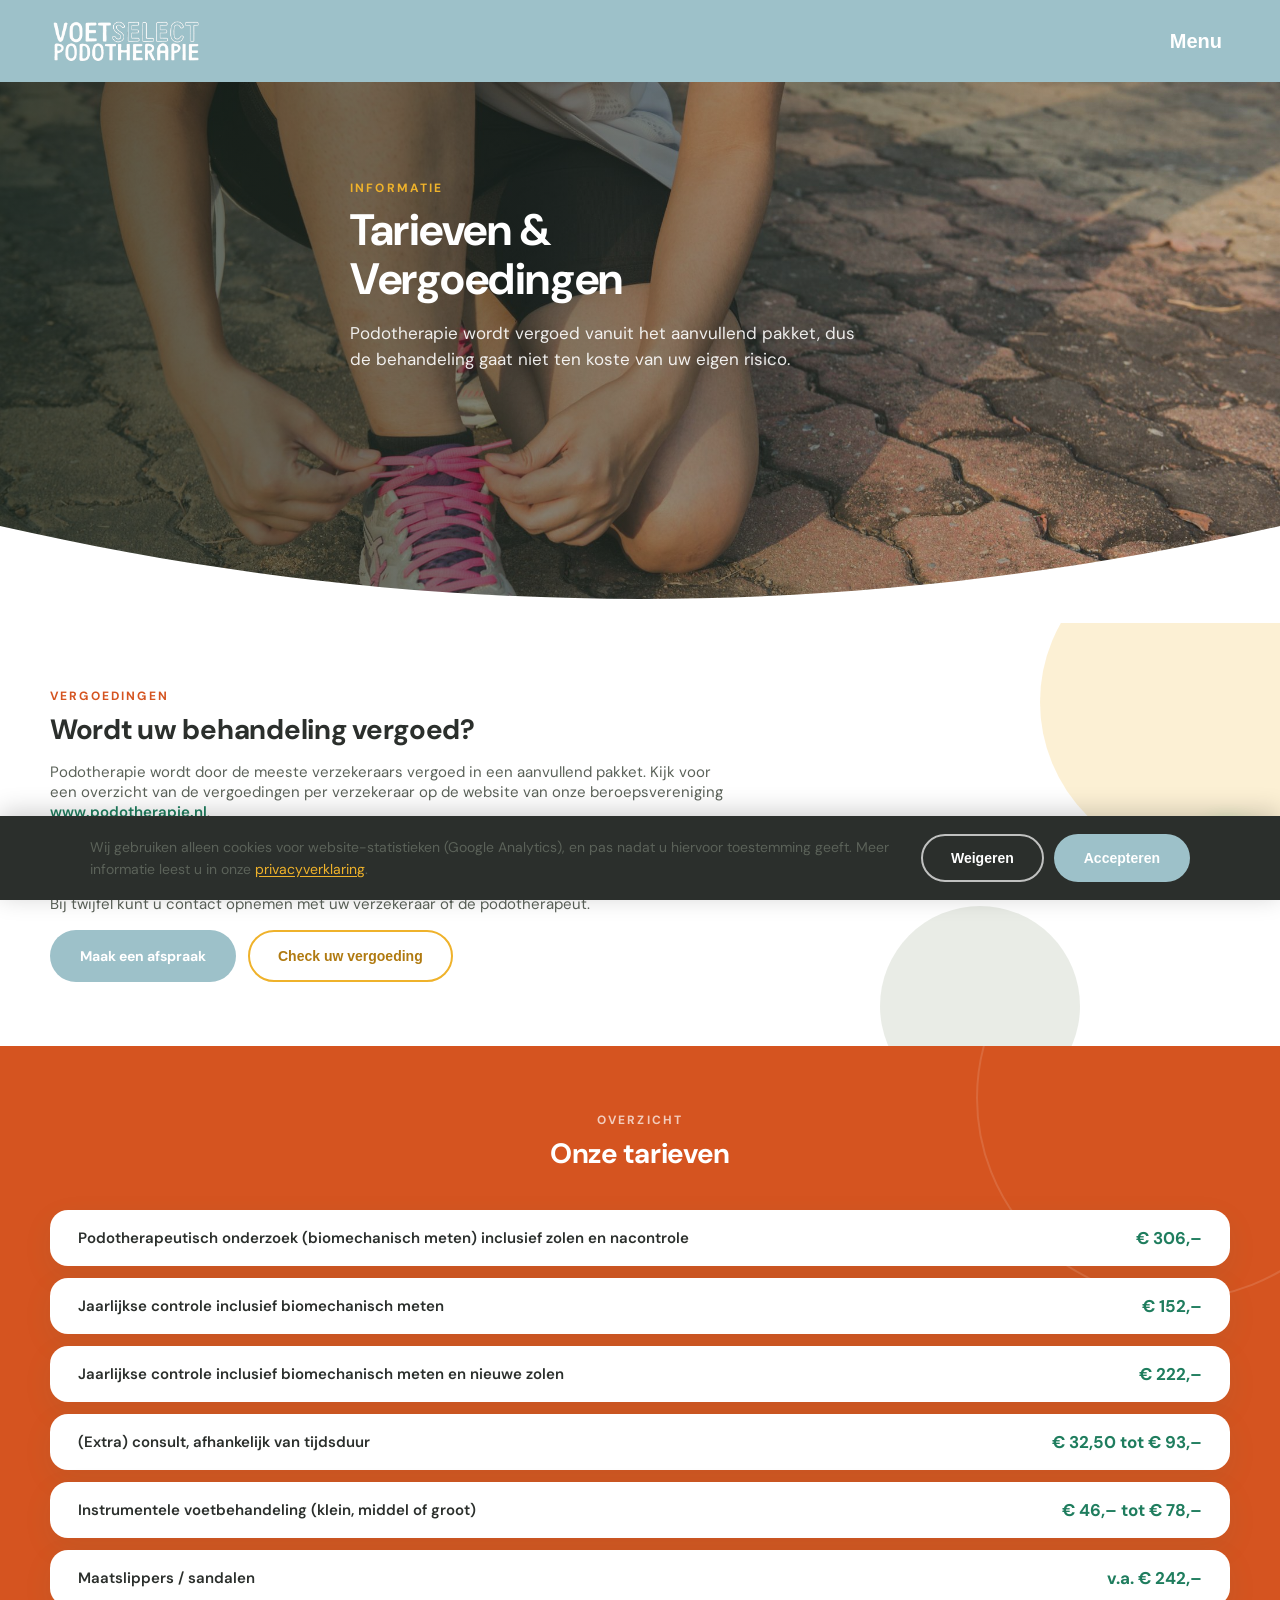
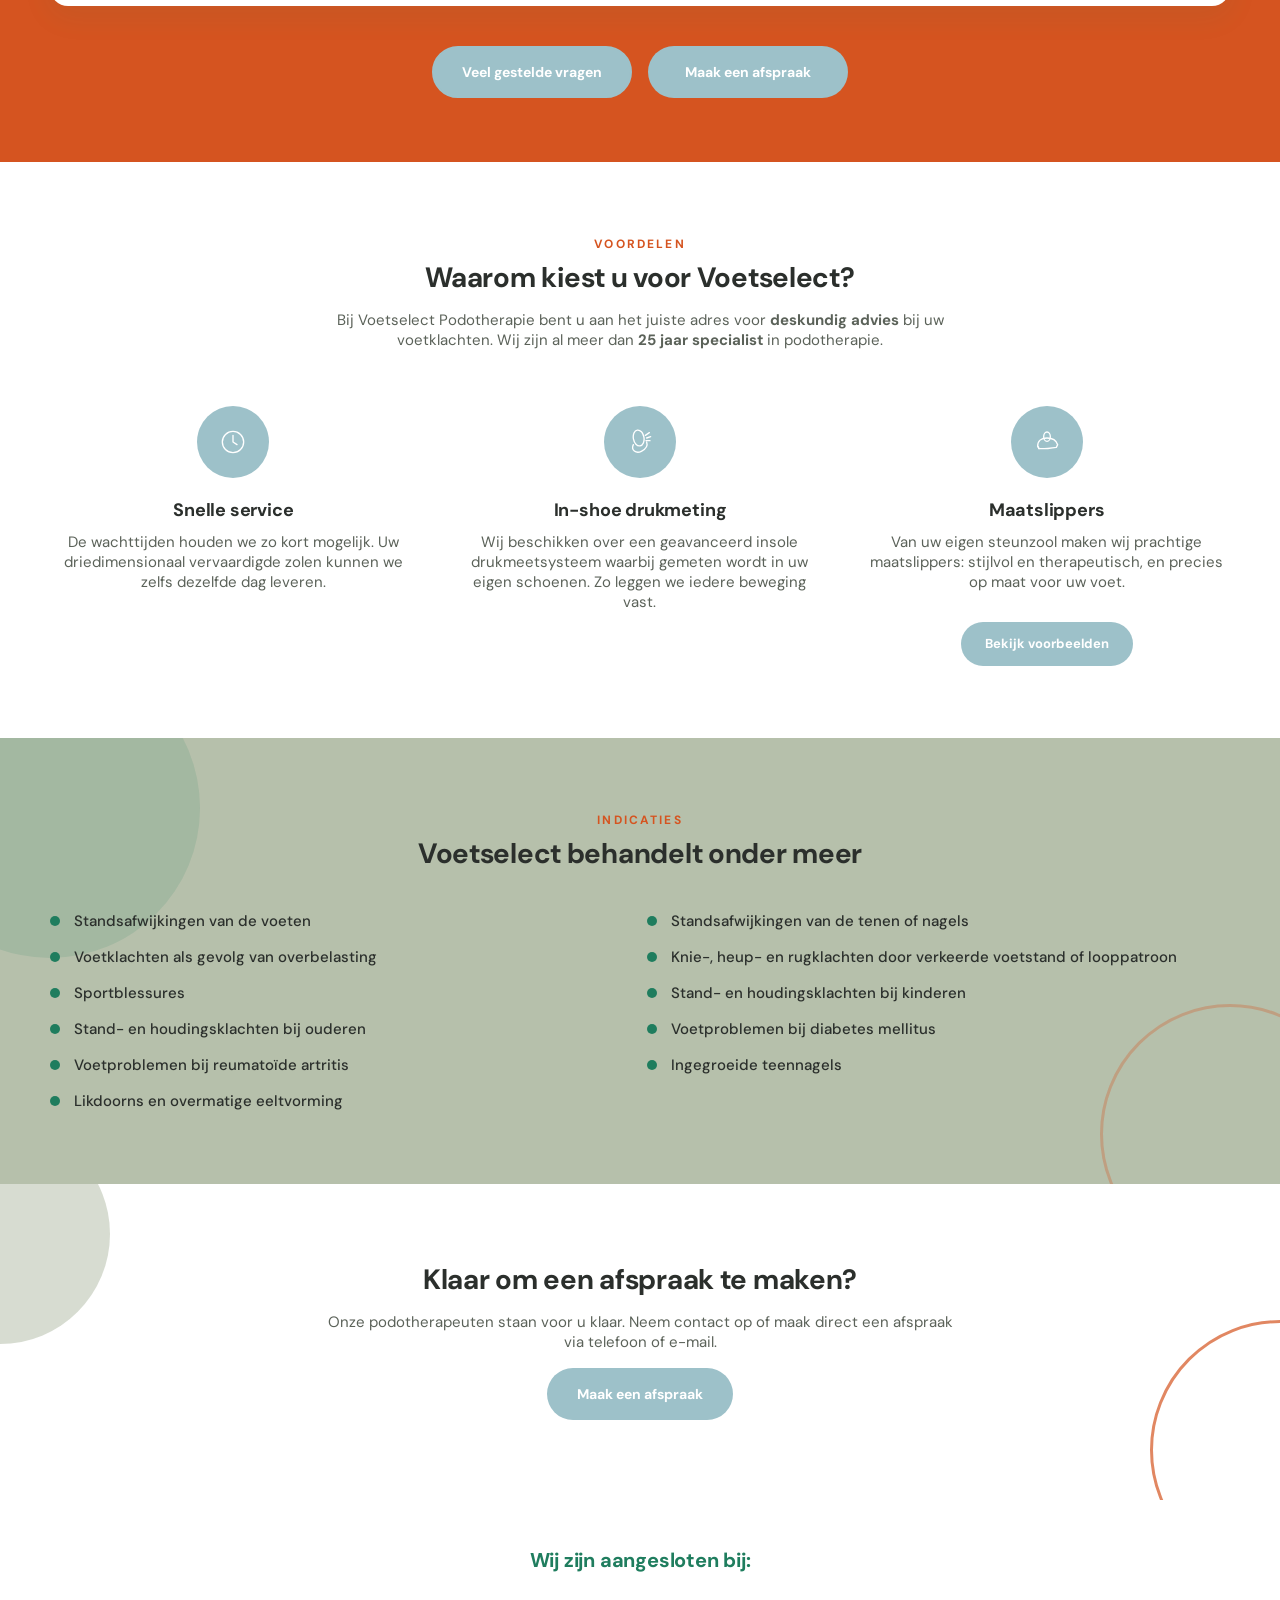
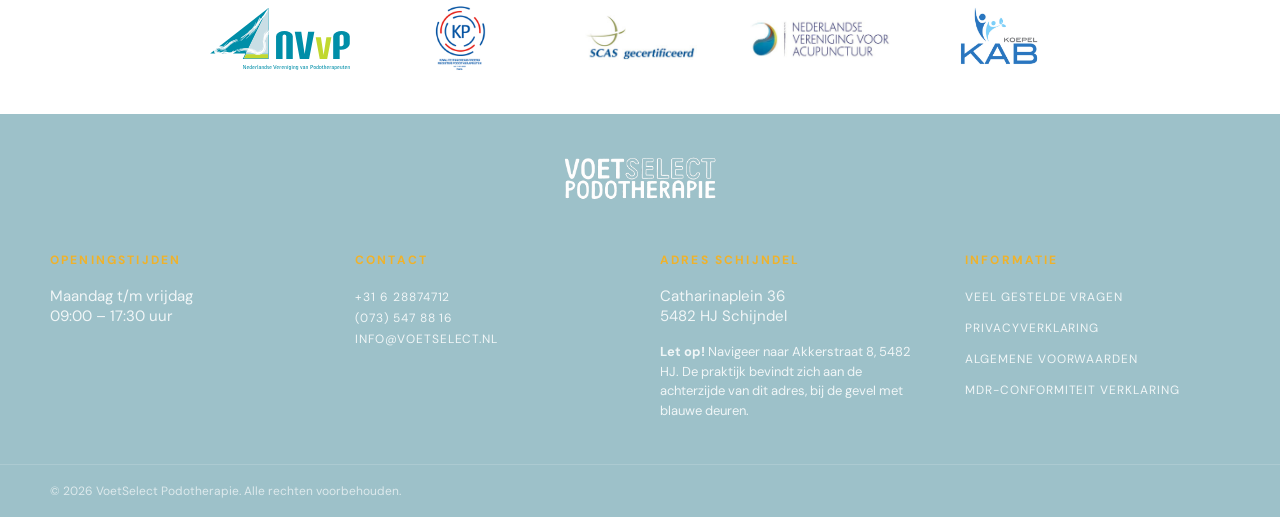
<file: tarieven.html>
<!DOCTYPE html>
<html lang="nl">
<head>
<meta charset="UTF-8"><meta name="viewport" content="width=device-width, initial-scale=1.0">
<meta name="description" content="Bekijk de tarieven van VoetSelect Podotherapie en lees hoe podotherapie en steunzolen vergoed worden vanuit uw aanvullende zorgverzekering.">
<title>Tarieven &amp; Vergoedingen | VoetSelect Podotherapie</title>
<link rel="icon" href="img/favicon-32x32.png" sizes="32x32">
<link rel="icon" href="img/favicon-192x192.png" sizes="192x192">
<link rel="apple-touch-icon" href="img/apple-touch-icon.png">
<link rel="preconnect" href="https://fonts.googleapis.com">
<link rel="preconnect" href="https://fonts.gstatic.com" crossorigin>
<link href="https://fonts.googleapis.com/css2?family=DM+Sans:ital,opsz,wght@0,9..40,400..700;1,9..40,400..700&display=swap" rel="stylesheet">
<link rel="stylesheet" href="style.css">
<script src="verzekeraars-data.js"></script>
<link rel="canonical" href="https://voetselect.nl/tarieven.html">
<meta property="og:type" content="website">
<meta property="og:locale" content="nl_NL">
<meta property="og:site_name" content="VoetSelect Podotherapie">
<meta property="og:url" content="https://voetselect.nl/tarieven.html">
<meta property="og:title" content="Tarieven &amp; Vergoedingen | VoetSelect Podotherapie">
<meta property="og:description" content="Bekijk de tarieven van VoetSelect Podotherapie en lees hoe podotherapie en steunzolen vergoed worden vanuit uw aanvullende zorgverzekering.">
<meta property="og:image" content="https://voetselect.nl/img/tarieven-hero.jpg">
<meta name="twitter:card" content="summary_large_image">
<meta name="twitter:title" content="Tarieven &amp; Vergoedingen | VoetSelect Podotherapie">
<meta name="twitter:description" content="Bekijk de tarieven van VoetSelect Podotherapie en lees hoe podotherapie en steunzolen vergoed worden vanuit uw aanvullende zorgverzekering.">
<meta name="twitter:image" content="https://voetselect.nl/img/tarieven-hero.jpg">
<script type="application/ld+json">
{
  "@context": "https://schema.org",
  "@type": "MedicalClinic",
  "name": "VoetSelect Podotherapie",
  "url": "https://voetselect.nl/",
  "logo": "https://voetselect.nl/img/logo-white.png",
  "image": "https://voetselect.nl/img/hero-wide.jpg",
  "telephone": "+31628874712",
  "email": "info@voetselect.nl",
  "address": {
    "@type": "PostalAddress",
    "streetAddress": "Catharinaplein 36",
    "postalCode": "5482 HT",
    "addressLocality": "Schijndel",
    "addressCountry": "NL"
  },
  "geo": {
    "@type": "GeoCoordinates",
    "latitude": 51.617579203358446,
    "longitude": 5.43795346489408
  },
  "openingHoursSpecification": {
    "@type": "OpeningHoursSpecification",
    "dayOfWeek": ["Monday", "Tuesday", "Wednesday", "Thursday", "Friday"],
    "opens": "09:00",
    "closes": "17:30"
  },
  "medicalSpecialty": "Podiatric",
  "priceRange": "€€"
}
</script>
</head>
<body data-active-page="tarieven.html">

<div id="header-placeholder"></div>

<main>

  <!-- PAGE HERO -->
  <section class="page-hero page-hero--img">
    <div class="page-hero-media">
      <img src="img/tarieven-hero.jpg" alt="Sportschoen veters strikken op een stoep">
    </div>
    <div class="page-hero-overlay" aria-hidden="true"></div>
    <div class="container page-hero-content">
      <p class="eyebrow page-hero-eyebrow">Informatie</p>
      <h1>Tarieven &amp;<br>Vergoedingen</h1>
      <p class="page-hero-lead">Podotherapie wordt vergoed vanuit het aanvullend pakket, dus de behandeling gaat niet ten koste van uw eigen risico.</p>
    </div>
    <svg class="hero-curve" viewBox="0 0 1440 120" preserveAspectRatio="none" aria-hidden="true">
      <path d="M0,0 C 480,120 960,120 1440,0 L1440,120 L0,120 Z" fill="#ffffff"></path>
    </svg>
  </section>

  <!-- VERGOEDINGEN INFO -->
  <section class="vergoedingen container">
    <div class="vergoedingen-deco vergoedingen-deco--gold" aria-hidden="true"></div>
    <div class="vergoedingen-deco vergoedingen-deco--sage" aria-hidden="true"></div>
    <div class="vergoedingen-content">
      <p class="eyebrow">Vergoedingen</p>
      <h2>Wordt uw behandeling vergoed?</h2>
      <p>Podotherapie wordt door de meeste verzekeraars vergoed in een aanvullend pakket. Kijk voor een overzicht van de vergoedingen per verzekeraar op de website van onze beroepsvereniging <a href="https://www.podotherapie.nl" target="_blank" rel="noopener">www.podotherapie.nl</a>.</p>
      <p>Voor diabetici gelden soms aparte vergoedingen. Meer informatie vindt u op <a href="https://www.diabetespodotherapeut.nl" target="_blank" rel="noopener">www.diabetespodotherapeut.nl</a>.</p>
      <p>Bij twijfel kunt u contact opnemen met uw verzekeraar of de podotherapeut.</p>
      <div class="quiz-cta-actions">
        <a class="btn btn-primary" href="#" data-open-quiz>Maak een afspraak</a>
        <button type="button" class="btn btn-vergoeding" data-open-vergoeding>Check uw vergoeding</button>
      </div>
    </div>
  </section>

  <!-- TARIEVEN -->
  <section class="tarieven-section">
    <div class="container">
      <p class="eyebrow tarieven-eyebrow">Overzicht</p>
      <h2 class="tarieven-heading">Onze tarieven</h2>

      <div class="tarieven-list">

        <div class="tarief-item">
          <span class="tarief-naam">Podotherapeutisch onderzoek (biomechanisch meten) inclusief zolen en nacontrole</span>
          <span class="tarief-prijs">&euro;&nbsp;306,&ndash;</span>
        </div>

        <div class="tarief-item">
          <span class="tarief-naam">Jaarlijkse controle inclusief biomechanisch meten</span>
          <span class="tarief-prijs">&euro;&nbsp;152,&ndash;</span>
        </div>

        <div class="tarief-item">
          <span class="tarief-naam">Jaarlijkse controle inclusief biomechanisch meten en nieuwe zolen</span>
          <span class="tarief-prijs">&euro;&nbsp;222,&ndash;</span>
        </div>

        <div class="tarief-item">
          <span class="tarief-naam">(Extra) consult, afhankelijk van tijdsduur</span>
          <span class="tarief-prijs">&euro;&nbsp;32,50 tot &euro;&nbsp;93,&ndash;</span>
        </div>

        <div class="tarief-item">
          <span class="tarief-naam">Instrumentele voetbehandeling (klein, middel of groot)</span>
          <span class="tarief-prijs">&euro;&nbsp;46,&ndash; tot &euro;&nbsp;78,&ndash;</span>
        </div>

        <div class="tarief-item">
          <span class="tarief-naam">Maatslippers / sandalen</span>
          <span class="tarief-prijs">v.a. &euro;&nbsp;242,&ndash;</span>
        </div>

      </div>

      <div class="tarieven-actions">
        <a class="btn btn-outline tarieven-btn" href="veelgestelde-vragen.html">Veel gestelde vragen</a>
        <a class="btn btn-primary tarieven-btn" href="#" data-open-quiz>Maak een afspraak</a>
      </div>

    </div>
  </section>

  <!-- WAAROM VOETSELECT -->
  <section class="waarom container">
    <div class="waarom-intro">
      <p class="eyebrow">Voordelen</p>
      <h2>Waarom kiest u voor Voetselect?</h2>
      <p>Bij Voetselect Podotherapie bent u aan het juiste adres voor <strong>deskundig advies</strong> bij uw voetklachten. Wij zijn al meer dan <strong>25 jaar specialist</strong> in podotherapie.</p>
    </div>

    <div class="waarom-grid">

      <article class="waarom-card">
        <div class="waarom-icon" aria-hidden="true">
          <svg viewBox="0 0 48 48" fill="none" stroke="currentColor" stroke-width="2" stroke-linecap="round" stroke-linejoin="round">
            <circle cx="24" cy="24" r="16"/>
            <polyline points="24,14 24,24 30,28"/>
          </svg>
        </div>
        <h3>Snelle service</h3>
        <p>De wachttijden houden we zo kort mogelijk. Uw driedimensionaal vervaardigde zolen kunnen we zelfs dezelfde dag leveren.</p>
      </article>

      <article class="waarom-card">
        <div class="waarom-icon" aria-hidden="true">
          <svg viewBox="0 0 48 48" fill="none" stroke="currentColor" stroke-width="2" stroke-linecap="round" stroke-linejoin="round">
            <ellipse cx="22" cy="18" rx="8" ry="12" transform="rotate(-10 22 18)"/>
            <path d="M14 28 C10 36 18 42 26 38 C32 35 36 30 34 24"/>
            <line x1="32" y1="14" x2="38" y2="10"/>
            <line x1="34" y1="18" x2="40" y2="16"/>
            <line x1="33" y1="22" x2="39" y2="22"/>
          </svg>
        </div>
        <h3>In-shoe drukmeting</h3>
        <p>Wij beschikken over een geavanceerd insole drukmeetsysteem waarbij gemeten wordt in uw eigen schoenen. Zo leggen we iedere beweging vast.</p>
      </article>

      <article class="waarom-card">
        <div class="waarom-icon" aria-hidden="true">
          <svg viewBox="0 0 48 48" fill="none" stroke="currentColor" stroke-width="2" stroke-linecap="round" stroke-linejoin="round">
            <path d="M10 30 C10 22 16 18 24 18 C32 18 38 22 40 28 L38 32 C34 32 28 34 20 34 L12 34 Z"/>
            <path d="M10 30 L12 34"/>
            <ellipse cx="24" cy="16" rx="5" ry="7"/>
          </svg>
        </div>
        <h3>Maatslippers</h3>
        <p>Van uw eigen steunzool maken wij prachtige maatslippers: stijlvol en therapeutisch, en precies op maat voor uw voet.</p>
        <a class="btn btn-card" href="maatslippers.html">Bekijk voorbeelden</a>
      </article>

    </div>
  </section>

  <!-- BEHANDELT ONDER MEER -->
  <section class="behandeling">
    <div class="behandeling-deco behandeling-deco--green" aria-hidden="true"></div>
    <div class="behandeling-deco behandeling-deco--terracotta" aria-hidden="true"></div>
    <div class="container">
      <p class="eyebrow behandeling-eyebrow">Indicaties</p>
      <h2 class="behandeling-heading">Voetselect behandelt onder meer</h2>
      <ul class="behandeling-list">
        <li>Standsafwijkingen van de voeten</li>
        <li>Standsafwijkingen van de tenen of nagels</li>
        <li>Voetklachten als gevolg van overbelasting</li>
        <li>Knie-, heup- en rugklachten door verkeerde voetstand of looppatroon</li>
        <li>Sportblessures</li>
        <li>Stand- en houdingsklachten bij kinderen</li>
        <li>Stand- en houdingsklachten bij ouderen</li>
        <li>Voetproblemen bij diabetes mellitus</li>
        <li>Voetproblemen bij reumatoïde artritis</li>
        <li>Ingegroeide teennagels</li>
        <li>Likdoorns en overmatige eeltvorming</li>
      </ul>
    </div>
  </section>

  <!-- CTA ACCENT -->
  <section class="accent-section">
    <div class="accent-circle accent-circle--sage" aria-hidden="true"></div>
    <div class="accent-grid container">
      <div class="accent-text">
        <h2>Klaar om een afspraak te maken?</h2>
        <p>Onze podotherapeuten staan voor u klaar. Neem contact op of maak direct een afspraak via telefoon of e-mail.</p>
        <a class="btn btn-primary" href="#" data-open-quiz>Maak een afspraak</a>
      </div>
    </div>
    <div class="accent-circle accent-circle--orange" aria-hidden="true"></div>
  </section>

</main>

<!-- FOOTER -->
<div id="footer-placeholder"></div>

<div id="quiz-modal-placeholder"></div>

<div id="vergoeding-modal-placeholder"></div>

<script src="partials.js"></script>
<script src="cookie-consent.js"></script>
<script src="script.js"></script>
<script src="https://web3forms.com/client/script.js" async defer></script>
</body>
</html>
</file>
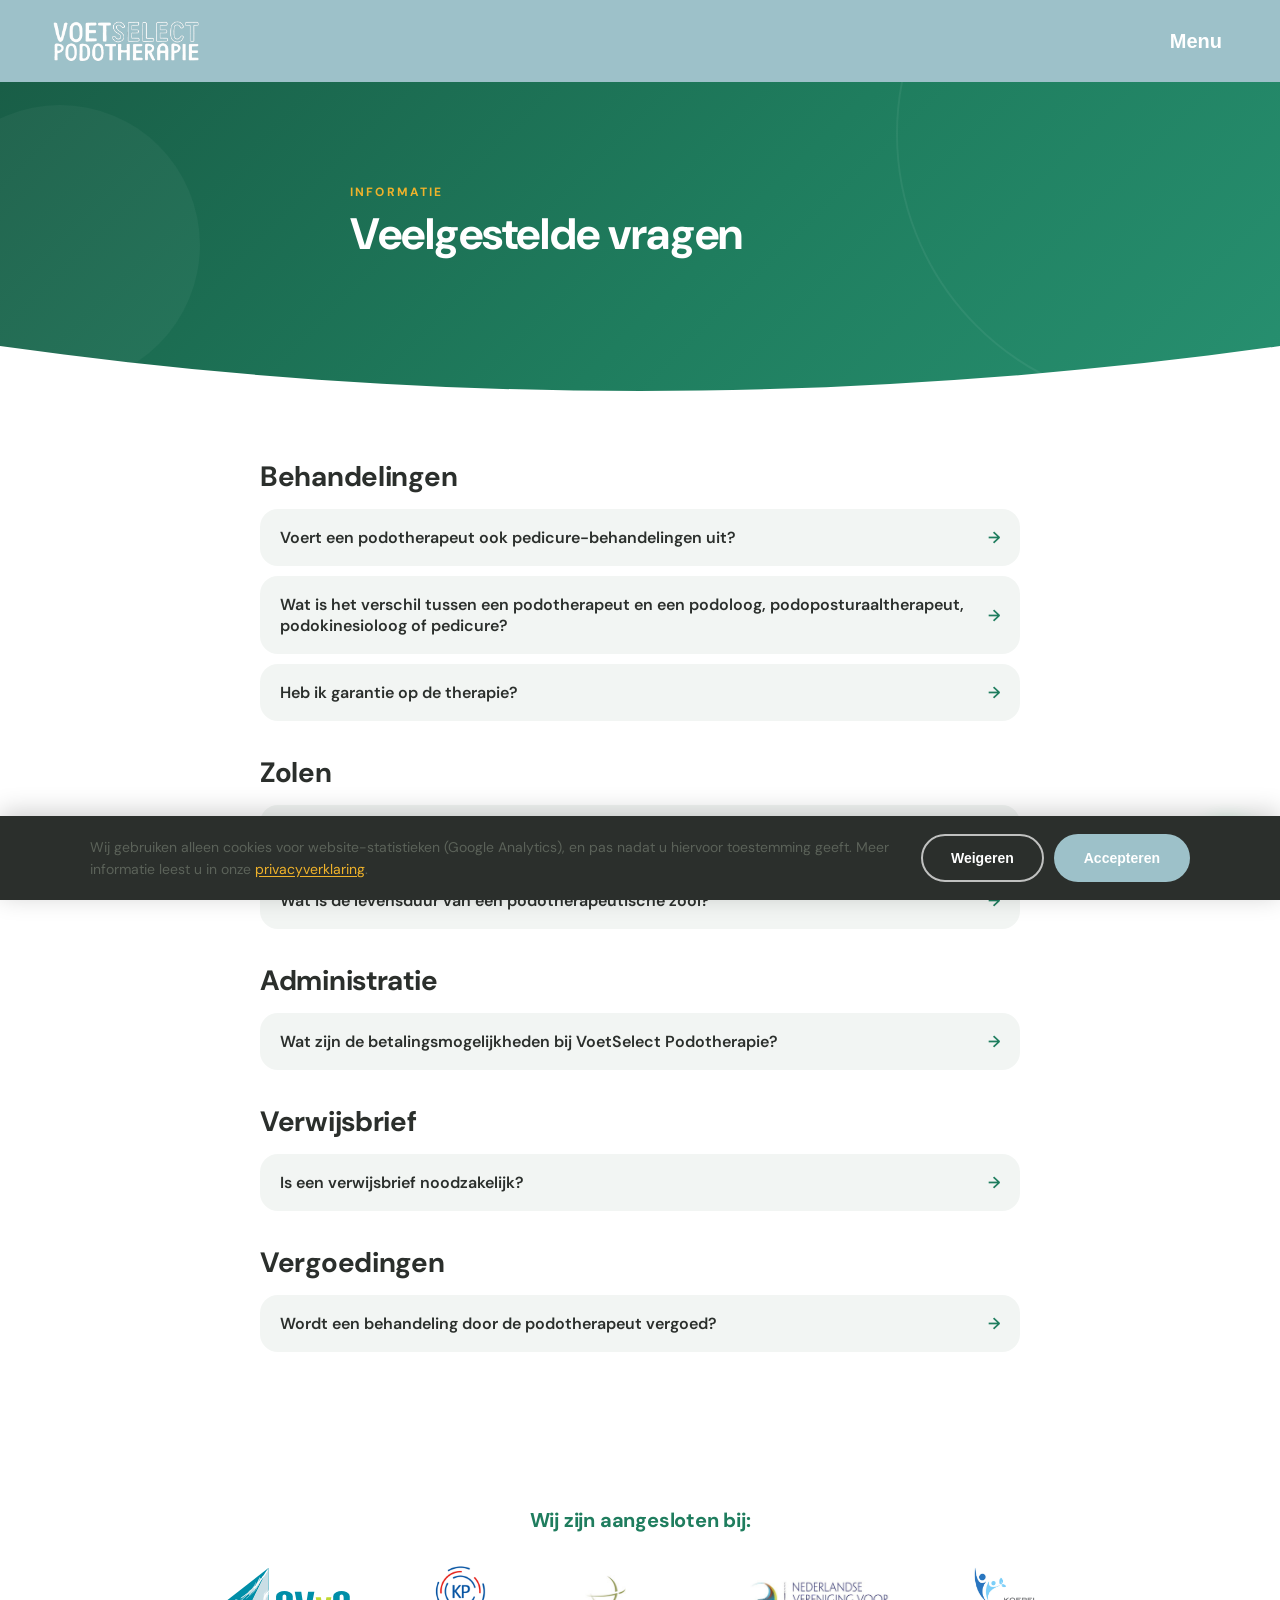
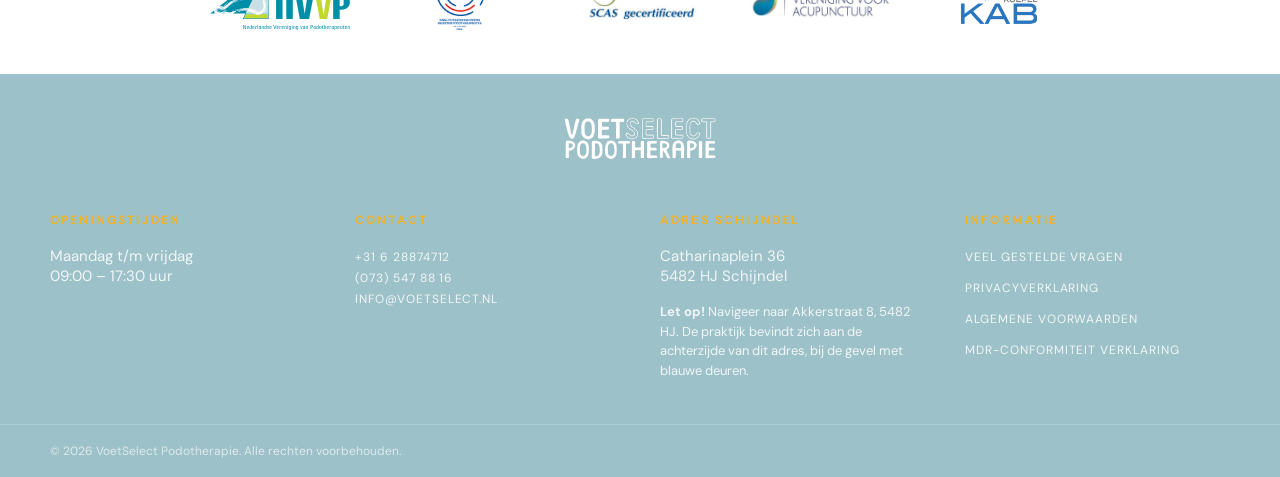
<file: veelgestelde-vragen.html>
<!DOCTYPE html>
<html lang="nl">
<head>
<meta charset="UTF-8"><meta name="viewport" content="width=device-width, initial-scale=1.0">
<meta name="description" content="Veelgestelde vragen over behandelingen, steunzolen, vergoedingen en meer bij VoetSelect Podotherapie.">
<title>Veelgestelde vragen | VoetSelect Podotherapie</title>
<link rel="icon" href="img/favicon-32x32.png" sizes="32x32">
<link rel="icon" href="img/favicon-192x192.png" sizes="192x192">
<link rel="apple-touch-icon" href="img/apple-touch-icon.png">
<link rel="preconnect" href="https://fonts.googleapis.com">
<link rel="preconnect" href="https://fonts.gstatic.com" crossorigin>
<link href="https://fonts.googleapis.com/css2?family=DM+Sans:ital,opsz,wght@0,9..40,400..700;1,9..40,400..700&display=swap" rel="stylesheet">
<link rel="stylesheet" href="style.css">
<link rel="canonical" href="https://voetselect.nl/veelgestelde-vragen.html">
<meta property="og:type" content="website">
<meta property="og:locale" content="nl_NL">
<meta property="og:site_name" content="VoetSelect Podotherapie">
<meta property="og:url" content="https://voetselect.nl/veelgestelde-vragen.html">
<meta property="og:title" content="Veelgestelde vragen | VoetSelect Podotherapie">
<meta property="og:description" content="Veelgestelde vragen over behandelingen, steunzolen, vergoedingen en meer bij VoetSelect Podotherapie.">
<meta property="og:image" content="https://voetselect.nl/img/hero-wide.jpg">
<meta name="twitter:card" content="summary_large_image">
<meta name="twitter:title" content="Veelgestelde vragen | VoetSelect Podotherapie">
<meta name="twitter:description" content="Veelgestelde vragen over behandelingen, steunzolen, vergoedingen en meer bij VoetSelect Podotherapie.">
<meta name="twitter:image" content="https://voetselect.nl/img/hero-wide.jpg">
<script type="application/ld+json">
{
  "@context": "https://schema.org",
  "@type": "MedicalClinic",
  "name": "VoetSelect Podotherapie",
  "url": "https://voetselect.nl/",
  "logo": "https://voetselect.nl/img/logo-white.png",
  "image": "https://voetselect.nl/img/hero-wide.jpg",
  "telephone": "+31628874712",
  "email": "info@voetselect.nl",
  "address": {
    "@type": "PostalAddress",
    "streetAddress": "Catharinaplein 36",
    "postalCode": "5482 HT",
    "addressLocality": "Schijndel",
    "addressCountry": "NL"
  },
  "geo": {
    "@type": "GeoCoordinates",
    "latitude": 51.617579203358446,
    "longitude": 5.43795346489408
  },
  "openingHoursSpecification": {
    "@type": "OpeningHoursSpecification",
    "dayOfWeek": ["Monday", "Tuesday", "Wednesday", "Thursday", "Friday"],
    "opens": "09:00",
    "closes": "17:30"
  },
  "medicalSpecialty": "Podiatric",
  "priceRange": "€€"
}
</script>
<script type="application/ld+json">
{
  "@context": "https://schema.org",
  "@type": "FAQPage",
  "mainEntity": [
    {
      "@type": "Question",
      "name": "Voert een podotherapeut ook pedicure-behandelingen uit?",
      "acceptedAnswer": {
        "@type": "Answer",
        "text": "Een podotherapeut is een specialist op het gebied van voetbehandelingen. Echter behandelen zij niet vanuit cosmetisch oogpunt. Een voetbehandeling bij de podotherapeut vindt vaak plaats wanneer de pedicure niet meer kan of mag handelen."
      }
    },
    {
      "@type": "Question",
      "name": "Wat is het verschil tussen een podotherapeut en een podoloog, podoposturaaltherapeut, podokinesioloog of pedicure?",
      "acceptedAnswer": {
        "@type": "Answer",
        "text": "Naast vaktechnische verschillen zijn er wettelijke verschillen tussen de beroepsgroepen. Podotherapie is in tegenstelling tot de andere disciplines een beschermde beroepstitel en daarmee wettelijk erkend. Vaak hebben alle disciplines een gedegen opleiding gevolgd, echter is dit moeilijk te controleren zonder erkende titel. Podotherapeuten hebben altijd een volledige HBO-opleiding gevolgd en zijn verplicht regelmatig bijscholingen te volgen."
      }
    },
    {
      "@type": "Question",
      "name": "Heb ik garantie op de therapie?",
      "acceptedAnswer": {
        "@type": "Answer",
        "text": "Garantie geven op gezondheid is niet mogelijk. Uiteraard staan wij voor een goede kwaliteit van onze therapieën en bieden daarop een beperkte periode service."
      }
    },
    {
      "@type": "Question",
      "name": "Hoe weet ik of mijn podotherapeutische zolen versleten zijn?",
      "acceptedAnswer": {
        "@type": "Answer",
        "text": "Vaak is dan te zien dat de bekleding slijtage vertoont. Bovendien kunt u slijtage opmerken door opkomst van (oude) klachten of 'niet prettig dragen' van de zolen. Soms kunnen we de zolen eenvoudig opknappen."
      }
    },
    {
      "@type": "Question",
      "name": "Wat is de levensduur van een podotherapeutische zool?",
      "acceptedAnswer": {
        "@type": "Answer",
        "text": "De levensduur van de zolen is afhankelijk van verschillende factoren. Denk bijvoorbeeld aan werk, sport, schoenen en transpiratie. Bovendien kan de stand van de voet regelmatig veranderen waardoor de zolen niet meer passend zijn. Gemiddeld zijn de zolen 2-3 jaar adequaat."
      }
    },
    {
      "@type": "Question",
      "name": "Wat zijn de betalingsmogelijkheden bij VoetSelect Podotherapie?",
      "acceptedAnswer": {
        "@type": "Answer",
        "text": "Onze rekeningen worden verzorgd via betalingskantoor Infomedics. Indien gewenst kan de factuur voldaan worden per pin."
      }
    },
    {
      "@type": "Question",
      "name": "Is een verwijsbrief noodzakelijk?",
      "acceptedAnswer": {
        "@type": "Answer",
        "text": "Per 1 oktober 2011 is de podotherapeut direct toegankelijk. Dit betekent dat een verwijsbrief niet meer nodig is. Mocht u een bijzondere medische geschiedenis, diabetes, reuma of bijvoorbeeld oncologisch patiënt zijn, dan is een verwijsbrief wél noodzakelijk."
      }
    },
    {
      "@type": "Question",
      "name": "Wordt een behandeling door de podotherapeut vergoed?",
      "acceptedAnswer": {
        "@type": "Answer",
        "text": "De vergoeding van een podotherapeutisch consult of therapie is afhankelijk van uw persoonlijke aanvullende verzekering. Kosten worden niet doorberekend vanuit het eigen risico. Voor meer informatie kunt u contact opnemen met uw verzekeraar of de website van onze beroepsvereniging raadplegen."
      }
    }
  ]
}
</script>
</head>
<body data-active-page="veelgestelde-vragen.html">

<div id="header-placeholder"></div>

<main>

  <section class="page-hero page-hero--solid">
    <div class="container page-hero-content">
      <p class="eyebrow page-hero-eyebrow">Informatie</p>
      <h1>Veelgestelde vragen</h1>
    </div>
    <svg class="hero-curve" viewBox="0 0 1440 120" preserveAspectRatio="none" aria-hidden="true">
      <path d="M0,0 C 480,120 960,120 1440,0 L1440,120 L0,120 Z" fill="#ffffff"></path>
    </svg>
  </section>

  <section class="container">
    <div class="faq-section">

      <div class="faq-category">
        <h2>Behandelingen</h2>
        <button type="button" class="faq-question" data-answer="Een podotherapeut is een specialist op het gebied van voetbehandelingen. Echter behandelen zij niet vanuit cosmetisch oogpunt. Een voetbehandeling bij de podotherapeut vindt vaak plaats wanneer de pedicure niet meer kan of mag handelen.">Voert een podotherapeut ook pedicure-behandelingen uit?</button>
        <button type="button" class="faq-question" data-answer="Naast vaktechnische verschillen zijn er wettelijke verschillen tussen de beroepsgroepen. Podotherapie is in tegenstelling tot de andere disciplines een beschermde beroepstitel en daarmee wettelijk erkend. Vaak hebben alle disciplines een gedegen opleiding gevolgd, echter is dit moeilijk te controleren zonder erkende titel. Podotherapeuten hebben altijd een volledige HBO-opleiding gevolgd en zijn verplicht regelmatig bijscholingen te volgen.">Wat is het verschil tussen een podotherapeut en een podoloog, podoposturaaltherapeut, podokinesioloog of pedicure?</button>
        <button type="button" class="faq-question" data-answer="Garantie geven op gezondheid is niet mogelijk. Uiteraard staan wij voor een goede kwaliteit van onze therapieën en bieden daarop een beperkte periode service.">Heb ik garantie op de therapie?</button>
      </div>

      <div class="faq-category">
        <h2>Zolen</h2>
        <button type="button" class="faq-question" data-answer="Vaak is dan te zien dat de bekleding slijtage vertoont. Bovendien kunt u slijtage opmerken door opkomst van (oude) klachten of 'niet prettig dragen' van de zolen. Soms kunnen we de zolen eenvoudig opknappen.">Hoe weet ik of mijn podotherapeutische zolen versleten zijn?</button>
        <button type="button" class="faq-question" data-answer="De levensduur van de zolen is afhankelijk van verschillende factoren. Denk bijvoorbeeld aan werk, sport, schoenen en transpiratie. Bovendien kan de stand van de voet regelmatig veranderen waardoor de zolen niet meer passend zijn. Gemiddeld zijn de zolen 2-3 jaar adequaat.">Wat is de levensduur van een podotherapeutische zool?</button>
      </div>

      <div class="faq-category">
        <h2>Administratie</h2>
        <button type="button" class="faq-question" data-answer="Onze rekeningen worden verzorgd via betalingskantoor Infomedics. Indien gewenst kan de factuur voldaan worden per pin.">Wat zijn de betalingsmogelijkheden bij VoetSelect Podotherapie?</button>
      </div>

      <div class="faq-category">
        <h2>Verwijsbrief</h2>
        <button type="button" class="faq-question" data-answer="Per 1 oktober 2011 is de podotherapeut direct toegankelijk. Dit betekent dat een verwijsbrief niet meer nodig is. Mocht u een bijzondere medische geschiedenis, diabetes, reuma of bijvoorbeeld oncologisch patiënt zijn, dan is een verwijsbrief wél noodzakelijk.">Is een verwijsbrief noodzakelijk?</button>
      </div>

      <div class="faq-category">
        <h2>Vergoedingen</h2>
        <button type="button" class="faq-question" data-answer="De vergoeding van een podotherapeutisch consult of therapie is afhankelijk van uw persoonlijke aanvullende verzekering. Kosten worden niet doorberekend vanuit het eigen risico. Voor meer informatie kunt u contact opnemen met uw verzekeraar of de website van onze beroepsvereniging raadplegen.">Wordt een behandeling door de podotherapeut vergoed?</button>
      </div>

    </div>
  </section>

</main>

<!-- FOOTER -->
<div id="footer-placeholder"></div>

<!-- FAQ ANSWER MODAL -->
<div class="quiz-overlay" id="faqOverlay" aria-hidden="true" role="dialog" aria-modal="true" aria-labelledby="faqModalQuestion">
  <div class="quiz-modal">
    <button type="button" class="quiz-close" id="faqClose" aria-label="Sluiten">&times;</button>
    <div class="quiz-deco" aria-hidden="true"></div>
    <h3 class="quiz-question" id="faqModalQuestion"></h3>
    <p id="faqModalAnswer"></p>
  </div>
</div>

<script src="partials.js"></script>
<script src="cookie-consent.js"></script>
<script src="script.js"></script>
</body>
</html>
</file>
<file: style.css>
/* ============================================
   VoetSelect Podotherapie — Design tokens
   Derived from the supplied design brief PDF
   ============================================ */

/* Breakpoint scale — reuse these values only, don't invent new ones.
   500  small phones: collapse 2-col quiz/form fields to 1 col
   640  small: grids expand from 1 to 2/3 columns
   768  tablet (PDF spec: type scale + container padding)
   900  split layouts: content + sidebar/image
   1000 desktop nav kicks in (must match the nav breakpoint in script.js);
        grids expand to 3/4 columns
   1200 desktop (PDF spec: type scale) */

:root {
  /* Color palette (from PDF page 3) */
  --color-sage: #b6c0ab;     /* soft green */
  --color-blue: #9dc1c9;     /* header / hero blue */
  --color-gold: #efb22b;     /* accent yellow */
  --color-terracotta: #d55420; /* feature band */
  --color-green: #1f7d5e;    /* primary / hover */

  --color-white: #ffffff;
  --color-text: #2b2f2c;
  --color-text-muted: #5b6259;

  /* Typography (DM Sans, from PDF page 2) */
  --font-base: 'DM Sans', system-ui, -apple-system, sans-serif;

  --fs-body: 15px;
  --lh-body: 20px;

  --fs-h1: 28px;
  --lh-h1: 32px;

  --fs-h2: 20px;
  --lh-h2: 26px;

  --fs-link: 12px;

  /* Container padding (mobile defaults, from PDF page 4) */
  --pad-container: 25px;

  /* Radii / shadows */
  --radius-btn: 999px;
  --radius-card: 18px;
  --shadow-card: 0 10px 30px rgba(31, 125, 94, 0.08);

  --transition-fast: 0.2s ease;
}

/* Tablet */
@media (min-width: 768px) {
  :root {
    --fs-h1: 35px;
    --lh-h1: 40px;

    --fs-h2: 24px;
    --lh-h2: 30px;

    --pad-container: 50px;
  }
}

/* Desktop */
@media (min-width: 1200px) {
  :root {
    --fs-h1: 44px;
    --lh-h1: 49px;

    --fs-h2: 28px;
    --lh-h2: 32px;

    --pad-container: 50px;
  }
}

/* ============================================
   Reset & base
   ============================================ */

* { box-sizing: border-box; }

html { scroll-behavior: smooth; }

body {
  margin: 0;
  font-family: var(--font-base);
  font-size: var(--fs-body);
  line-height: var(--lh-body);
  color: var(--color-text);
  background: var(--color-white);
}

img { max-width: 100%; display: block; }

a {
  color: inherit;
  text-decoration: none;
}

.container {
  max-width: 1280px;
  margin: 0 auto;
  padding-left: var(--pad-container);
  padding-right: var(--pad-container);
}

h1, h2, h3 {
  margin: 0 0 16px;
  font-weight: 700;
  letter-spacing: -0.01em;
}

h1 {
  font-size: var(--fs-h1);
  line-height: var(--lh-h1);
}

h2 {
  font-size: var(--fs-h2);
  line-height: var(--lh-h2);
}

h3 {
  font-size: 18px;
  line-height: 24px;
  margin-bottom: 8px;
}

p {
  margin: 0 0 16px;
  color: var(--color-text-muted);
}

/* Links styled in small caps, per PDF page 2 spec */
.footer-links a,
.footer-col a {
  font-size: var(--fs-link);
  letter-spacing: 0.08em;
  text-transform: uppercase;
  font-variant-caps: small-caps;
}

/* ============================================
   Buttons — pill shape, green hover (PDF page 1)
   ============================================ */

.btn {
  display: inline-flex;
  align-items: center;
  justify-content: center;
  padding: 14px 28px;
  border-radius: var(--radius-btn);
  font-weight: 700;
  font-size: 14px;
  border: 2px solid transparent;
  transition: background-color 0.65s ease,
              color 0.65s ease,
              border-color 0.65s ease,
              transform var(--transition-fast);
  cursor: pointer;
}

.btn:active { transform: translateY(1px); }

/* Primary CTA — solid green */
.btn-primary {
  background: var(--color-blue);
  color: var(--color-white);
}
.btn-primary:hover {
  background: var(--color-green);
}

/* Outline button on hero — light, turns green on hover */
.btn-outline {
  background: var(--color-blue);
  color: var(--color-white);
  border-color: var(--color-blue);
}
.btn-outline:hover {
  background: var(--color-green);
  border-color: var(--color-green);
}

/* Card "Lees meer" buttons — blue, green on hover (matches PDF) */
.btn-card {
  background: var(--color-blue);
  color: var(--color-white);
  padding: 10px 22px;
  font-size: 13px;
}
.btn-card:hover {
  background: var(--color-green);
}

/* ============================================
   Header
   ============================================ */

.site-header {
  background: var(--color-blue);
  position: sticky;
  top: 0;
  z-index: 150;
}

.header-inner {
  max-width: 1280px;
  margin: 0 auto;
  padding: 18px var(--pad-container);
  display: flex;
  align-items: center;
  justify-content: space-between;
}

.logo {
  display: flex;
  align-items: center;
}

.logo-img {
  height: 38px;
  width: auto;
  display: block;
}

@media (min-width: 768px) {
  .logo-img { height: 46px; }
}

/* Menu toggle (mobile-first) */
.menu-label {
  min-width: 4ch;
  text-align: center;
  display: inline-block;
  transition: opacity 0.15s ease, transform 0.15s ease;
}

.menu-label.is-switching {
  opacity: 0;
  transform: scale(0.5);
}

.menu-toggle {
  display: flex;
  align-items: center;
  gap: 10px;
  background: none;
  border: none;
  color: var(--color-white);
  font-weight: 700;
  font-size: 14px;
  cursor: pointer;
  padding: 8px;
  position: relative;
  z-index: 110;
}

.menu-icon {
  position: relative;
  width: 22px;
  height: 16px;
}
.menu-icon span {
  position: absolute;
  left: 0;
  display: block;
  width: 22px;
  height: 2px;
  background: var(--color-white);
  border-radius: 2px;
  transition: transform 0.35s cubic-bezier(0.65, 0, 0.35, 1),
              opacity 0.25s ease,
              top 0.35s cubic-bezier(0.65, 0, 0.35, 1);
}
.menu-icon span:nth-child(1) { top: 0; }
.menu-icon span:nth-child(2) { top: 7px; }
.menu-icon span:nth-child(3) { top: 14px; }

/* Morph into an X when open */
.menu-toggle[aria-expanded="true"] .menu-icon span:nth-child(1) {
  top: 7px;
  transform: rotate(45deg);
}
.menu-toggle[aria-expanded="true"] .menu-icon span:nth-child(2) {
  opacity: 0;
  transform: scaleX(0);
}
.menu-toggle[aria-expanded="true"] .menu-icon span:nth-child(3) {
  top: 7px;
  transform: rotate(-45deg);
}
.menu-toggle[aria-expanded="true"] .menu-icon span {
  background: var(--color-white);
}

/* Primary nav — full-screen circular reveal */
.primary-nav {
  position: fixed;
  inset: 0;
  z-index: 100;
  background: var(--color-green);
  display: flex;
  align-items: center;
  justify-content: center;

  clip-path: circle(0% at calc(100% - 38px) 38px);
  transition: clip-path 0.6s cubic-bezier(0.65, 0, 0.35, 1);
  pointer-events: none;
}

.primary-nav.is-open {
  clip-path: circle(150% at calc(100% - 38px) 38px);
  pointer-events: auto;
}

/* Decorative circle motif inside the overlay */
.primary-nav-circle {
  position: absolute;
  top: 50%;
  left: 50%;
  width: 60vmax;
  height: 60vmax;
  border: 1px solid rgba(255, 255, 255, 0.12);
  border-radius: 50%;
  transform: translate(-50%, -50%) scale(0.6);
  opacity: 0;
  transition: transform 0.7s cubic-bezier(0.65, 0, 0.35, 1) 0.1s,
              opacity 0.7s ease 0.1s;
}
.primary-nav.is-open .primary-nav-circle {
  transform: translate(-50%, -50%) scale(1);
  opacity: 1;
}

.primary-nav-inner {
  position: relative;
  text-align: center;
  opacity: 0;
  transform: translateY(16px);
  transition: opacity 0.4s ease 0.15s, transform 0.4s ease 0.15s;
}
.primary-nav.is-open .primary-nav-inner {
  opacity: 1;
  transform: translateY(0);
}

.primary-nav ul {
  list-style: none;
  margin: 0;
  padding: 0;
  display: flex;
  flex-direction: column;
  gap: 16px;
}
.primary-nav a {
  color: var(--color-white);
  font-weight: 700;
  font-size: 28px;
  letter-spacing: -0.01em;
  transition: color var(--transition-fast);
}
.primary-nav a:hover,
.primary-nav a:focus-visible {
  color: var(--color-gold);
}

@media (min-width: 1000px) {
  .menu-icon { display: none; }
  .menu-toggle { font-size: 20px; }

  /* Circle center sits at the viewport's top-right corner,
     so the top and right edges clip it — only the bottom-left arc is visible */
  .primary-nav {
    position: fixed;
    inset: auto;
    top: -400px;
    right: -400px;
    width: 800px;
    height: 800px;
    border-radius: 50%;
    background: var(--color-green);

    clip-path: none;
    transform: scale(0);
    transform-origin: center; /* center = viewport top-right corner */
    transition: transform 0.5s cubic-bezier(0.65, 0, 0.35, 1);

    display: flex;
    align-items: flex-end;
    justify-content: flex-end;
    padding: 0 450px 90px 0;
    pointer-events: none;
    z-index: 100;
  }

  .primary-nav.is-open {
    transform: scale(1);
    clip-path: none;
    pointer-events: auto;
  }

  .primary-nav-circle { display: none; }

  .primary-nav-inner {
    opacity: 0;
    transform: none;
    transition: opacity 0.3s ease 0.25s;
  }

  .primary-nav.is-open .primary-nav-inner {
    opacity: 1;
    transform: none;
  }

  .primary-nav ul {
    flex-direction: column;
    gap: 10px;
    text-align: right;
  }

  .primary-nav a {
    color: var(--color-white);
    font-weight: 700;
    font-size: 16px;
    letter-spacing: -0.01em;
  }

  .primary-nav a:hover,
  .primary-nav a:focus-visible {
    color: var(--color-gold);
  }
}

/* Lock scroll while the circular menu is open */
body.menu-open {
  overflow: hidden;
}

/* ============================================
   Hero
   ============================================ */

.hero {
  position: relative;
  background: var(--color-white);
}

.hero-media {
  position: relative;
  height: 56vh;
  min-height: 380px;
  max-height: max(620px, 32vw);
  overflow: hidden;
}

.hero-media img {
  width: 100%;
  height: 100%;
  object-fit: cover;
  object-position: center 65%;
}

.hero-curve {
  position: absolute;
  bottom: -1px;
  left: 0;
  width: 100%;
  height: 18%;
  min-height: 60px;
}

.hero-scroll-btn {
  position: absolute;
  left: 50%;
  bottom: 10%;
  transform: translateX(-50%);
  z-index: 4;
  width: 48px;
  height: 48px;
  border-radius: 50%;
  border: none;
  background: rgba(255, 255, 255, 0.85);
  color: var(--color-green);
  display: flex;
  align-items: center;
  justify-content: center;
  cursor: pointer;
  box-shadow: 0 4px 14px rgba(0, 0, 0, 0.18);
  animation: heroScrollBounce 2.2s ease-in-out infinite;
  transition: background 0.2s ease;
}

.hero-scroll-btn:hover { background: #ffffff; }

.hero-scroll-btn svg { width: 22px; height: 22px; }

@keyframes heroScrollBounce {
  0%, 100% { transform: translateX(-50%) translateY(0); }
  50% { transform: translateX(-50%) translateY(6px); }
}

@media (prefers-reduced-motion: reduce) {
  .hero-scroll-btn { animation: none; }
}

/* Hidden on phones — not enough clearance from the curve at small heights */
@media (max-width: 999px) {
  .hero-scroll-btn { display: none; }
}

.hero-content-section {
  position: relative;
  overflow: hidden;
  padding-top: 32px;
  padding-bottom: 64px;
}

/* Only the right edge (page edge) should clip this circle here — unlike the
   reference section, nothing below shares a color seam that needs hiding, so
   keep the full circle within the vertical bounds instead of also bleeding
   off the bottom (which turned it into a quarter-circle instead of a half). */
.hero-content-section .accent-circle--orange {
  bottom: 0;
}

.hero-content {
  position: relative;
  z-index: 2;
  max-width: 760px;
}

.hero-content h1 {
  color: var(--color-text);
}

.hero-actions {
  display: flex;
  flex-direction: column;
  gap: 12px;
  margin-top: 24px;
}

.hero-actions-primary,
.hero-actions-tools {
  display: flex;
  flex-wrap: wrap;
  gap: 12px;
  align-items: center;
}

.hero-actions-tools .btn {
  padding: 10px 22px;
  font-size: 13px;
}

/* On larger screens, give the hero text more breathing room */
@media (min-width: 1000px) {
  .hero-media { height: 70vh; min-height: 520px; }

  .hero-content-section {
    padding-top: 48px;
    padding-bottom: 72px;
  }

  .hero-content {
    max-width: 820px;
  }
}

/* ============================================
   Intro section
   ============================================ */

.intro {
  padding-top: 56px;
  padding-bottom: 56px;
}

.intro-grid {
  display: grid;
  gap: 32px;
  align-items: center;
}

.intro-icon svg {
  width: 88px;
  height: 88px;
  color: var(--color-green);
}

.eyebrow {
  text-transform: uppercase;
  letter-spacing: 0.18em;
  font-size: 12px;
  font-weight: 700;
  color: var(--color-terracotta);
  margin-bottom: 8px;
}

@media (min-width: 768px) {
  .intro-grid {
    grid-template-columns: 120px 1fr;
  }
  .intro-icon svg { width: 96px; height: 96px; }
}

/* ============================================
   In-shoe stappenplan
   ============================================ */

.stappenplan {
  padding-top: 16px;
  padding-bottom: 56px;
}

.stappenplan-grid {
  display: grid;
  gap: 32px;
  align-items: center;
}

.stappenplan-media {
  border-radius: var(--radius-card);
  overflow: hidden;
  box-shadow: var(--shadow-card);
}

.stappenplan-media img {
  width: 100%;
  height: auto;
  display: block;
}

.stappenplan-text h2 { color: var(--color-text); }

.stappenplan-steps {
  margin: 0 0 24px;
  padding-left: 0;
  list-style: none;
  counter-reset: step;
  display: flex;
  flex-direction: column;
  gap: 12px;
}

.stappenplan-steps li {
  counter-increment: step;
  display: flex;
  align-items: flex-start;
  gap: 14px;
  font-size: 14px;
  color: var(--color-text);
  font-weight: 600;
}

.stappenplan-steps li::before {
  content: counter(step);
  flex: 0 0 auto;
  display: flex;
  align-items: center;
  justify-content: center;
  width: 28px;
  height: 28px;
  border-radius: 50%;
  background: var(--color-green);
  color: var(--color-white);
  font-size: 13px;
  font-weight: 700;
}

@media (min-width: 900px) {
  .stappenplan-grid {
    grid-template-columns: 1fr 1fr;
    gap: 64px;
  }
}

/* ============================================
   Feature cards — terracotta band (PDF page 5)
   ============================================ */

.features {
  background: var(--color-terracotta);
  padding-top: 56px;
  padding-bottom: 56px;
}

.features-grid {
  display: grid;
  gap: 24px;
  grid-template-columns: 1fr;
}

@media (min-width: 640px) {
  .features-grid { grid-template-columns: repeat(2, 1fr); }
}

@media (min-width: 1000px) {
  .features-grid { grid-template-columns: repeat(4, 1fr); }
}

.feature-card {
  background: var(--color-white);
  border-radius: var(--radius-card);
  padding: 28px 24px;
  box-shadow: var(--shadow-card);
  display: flex;
  flex-direction: column;
}

.feature-icon svg {
  width: 48px;
  height: 48px;
  color: var(--color-terracotta);
  margin-bottom: 12px;
}

.feature-card h3 { color: var(--color-text); }

.feature-card p {
  flex-grow: 1;
}

.feature-card .btn-card {
  align-self: flex-start;
}

/* ============================================
   Accent section — colored circles (PDF page 5)
   ============================================ */

.accent-section {
  padding-top: 80px;
  padding-bottom: 80px;
  position: relative;
  overflow: hidden;
}

.accent-grid {
  display: grid;
  gap: 32px;
  align-items: center;
}

.accent-text {
  position: relative;
  z-index: 2;
  max-width: 640px;
  margin: 0 auto;
  text-align: center;
}

.accent-text h2 { color: var(--color-text); }

.accent-circle {
  position: absolute;
  border-radius: 50%;
  z-index: 1;
  opacity: 0.55;
  pointer-events: none;
}

/* Positioned relative to the full-bleed .accent-section (not the
   max-width container), and offset by exactly half their own width,
   so they bleed off the true page edge by the same proportion at
   every viewport width instead of floating inside the container's
   centering margin on very wide screens. */
.accent-circle--sage {
  width: 140px;
  height: 140px;
  min-width: 140px;
  min-height: 140px;
  background: var(--color-sage);
  top: -60px;
  left: 0;
  transform: translateX(-50%);
}

.accent-circle--orange {
  width: 160px;
  height: 160px;
  min-width: 160px;
  min-height: 160px;
  border-radius: 50%;
  border: 3px solid var(--color-terracotta);
  bottom: -80px;
  right: 0;
  transform: translateX(50%);
  background: transparent;
  opacity: 0.7;
}

@media (min-width: 640px) {
  .accent-circle--sage { width: 220px; height: 220px; min-width: 220px; min-height: 220px; }
  .accent-circle--orange { width: 260px; height: 260px; min-width: 260px; min-height: 260px; }
}

/* ============================================
   Footer (PDF page 6) — colored footer
   ============================================ */

.site-footer {
  background: var(--color-blue);
  color: var(--color-white);
  padding-top: 40px;
}

.footer-logo-wrap {
  text-align: center;
  padding-bottom: 28px;
}

.site-footer h6 {
  font-size: 12px;
  text-transform: uppercase;
  letter-spacing: 0.18em;
  font-weight: 700;
  margin: 0 0 16px;
  color: var(--color-gold);
}

.footer-grid {
  display: grid;
  gap: 40px;
  grid-template-columns: 1fr;
  padding-bottom: 28px;
}

@media (min-width: 768px) {
  .footer-grid {
    grid-template-columns: repeat(4, 1fr);
  }
}

.footer-col p {
  color: rgba(255, 255, 255, 0.85);
}

.footer-col a {
  color: rgba(255, 255, 255, 0.85);
}
.footer-col a:hover {
  color: var(--color-gold);
}

.logo-img--footer {
  height: 48px;
  width: auto;
  margin: 0 auto 20px;
}

.footer-hours {
  color: rgba(255, 255, 255, 0.85);
}

.footer-note {
  font-size: 13px;
  line-height: 1.5;
}

.footer-links {
  list-style: none;
  margin: 0;
  padding: 0;
  display: flex;
  flex-direction: column;
  gap: 10px;
}

.footer-bottom {
  border-top: 1px solid rgba(255, 255, 255, 0.15);
  padding-top: 16px;
  padding-bottom: 16px;
}

.footer-bottom p {
  margin: 0;
  font-size: 12px;
  color: rgba(255, 255, 255, 0.65);
}

/* ============================================
   Page hero (subpages — image variant)
   ============================================ */

.page-hero--img {
  position: relative;
  background: var(--color-blue);
}

/* Full-bleed image behind everything */
.page-hero-media {
  position: absolute;
  inset: 0;
  overflow: hidden;
}

.page-hero-media img {
  width: 100%;
  height: 100%;
  object-fit: cover;
  object-position: center 35%;
}

/* Dark gradient left→right so left-side text stays legible */
.page-hero-overlay {
  position: absolute;
  inset: 0;
  background: linear-gradient(
    to right,
    rgba(15, 30, 22, 0.72) 0%,
    rgba(15, 30, 22, 0.45) 55%,
    rgba(15, 30, 22, 0.1) 100%
  );
}

/* Text content — sits above image + overlay */
.page-hero-content {
  position: relative;
  z-index: 2;
  padding-top: 72px;
  padding-bottom: 120px;
  max-width: 680px;
}

.page-hero-content h1 {
  color: var(--color-white);
  margin-bottom: 16px;
}

.page-hero-eyebrow {
  color: var(--color-gold) !important;
}

.page-hero-lead {
  color: rgba(255, 255, 255, 0.9);
  font-size: 17px;
  line-height: 26px;
  margin: 0;
  max-width: 520px;
}

/* Reuse .hero-curve — positioned at bottom of section */
.page-hero--img .hero-curve {
  position: absolute;
  bottom: -1px;
  left: 0;
  width: 100%;
  height: 18%;
  min-height: 60px;
  z-index: 3;
}

/* Give the section a min-height so the image fills nicely */
.page-hero--img {
  min-height: 420px;
}

@media (min-width: 1000px) {
  .page-hero-content { padding-top: 96px; padding-bottom: 140px; }
  .page-hero--img { min-height: 540px; }
}

/* ============================================
   Tarieven page — Vergoedingen intro
   ============================================ */

.vergoedingen {
  padding-top: 64px;
  padding-bottom: 64px;
  position: relative;
  overflow: hidden;
}

.vergoedingen-deco {
  position: absolute;
  border-radius: 50%;
  pointer-events: none;
}

.vergoedingen-deco--gold {
  width: 320px;
  height: 320px;
  background: var(--color-gold);
  opacity: 0.2;
  right: -80px;
  top: -80px;
}

.vergoedingen-deco--sage {
  width: 200px;
  height: 200px;
  background: var(--color-sage);
  opacity: 0.3;
  right: 200px;
  bottom: -60px;
}

.vergoedingen-content {
  position: relative;
  z-index: 2;
  max-width: 680px;
}

.vergoedingen-content h2 { color: var(--color-text); }

.vergoedingen-content a:not(.btn) {
  color: var(--color-green);
  font-weight: 600;
  text-decoration: underline;
  text-underline-offset: 3px;
}

/* ============================================
   Tarieven page — Price list
   ============================================ */

.tarieven-section {
  background: var(--color-terracotta);
  padding-top: 64px;
  padding-bottom: 64px;
  position: relative;
  overflow: hidden;
}

.tarieven-section::before {
  content: '';
  position: absolute;
  width: 400px;
  height: 400px;
  border-radius: 50%;
  border: 2px solid rgba(255, 255, 255, 0.12);
  top: -150px;
  right: -100px;
  pointer-events: none;
}

.tarieven-eyebrow {
  color: rgba(255, 255, 255, 0.7);
  text-align: center;
}

.tarieven-heading {
  color: var(--color-white);
  text-align: center;
  margin-bottom: 40px;
}

.tarieven-list {
  display: flex;
  flex-direction: column;
  gap: 12px;
  margin-bottom: 40px;
}

.tarief-item {
  background: var(--color-white);
  border-radius: var(--radius-card);
  padding: 18px 28px;
  display: flex;
  flex-direction: column;
  align-items: flex-start;
  justify-content: space-between;
  gap: 6px;
  box-shadow: var(--shadow-card);
}

.tarief-naam {
  font-size: 15px;
  font-weight: 600;
  color: var(--color-text);
}

.tarief-prijs {
  font-size: 17px;
  font-weight: 700;
  color: var(--color-green);
  white-space: nowrap;
  flex-shrink: 0;
}

.tarieven-actions {
  display: flex;
  flex-wrap: wrap;
  gap: 16px;
  justify-content: center;
}

.tarieven-btn {
  min-width: 200px;
}

@media (min-width: 640px) {
  .tarief-item { flex-direction: row; align-items: center; gap: 24px; }
}

/* ============================================
   Tarieven page — Waarom Voetselect
   ============================================ */

.waarom {
  padding-top: 72px;
  padding-bottom: 72px;
}

.waarom-intro {
  text-align: center;
  max-width: 680px;
  margin: 0 auto 56px;
}

.waarom-intro h2 { color: var(--color-text); }

.waarom-grid {
  display: grid;
  gap: 40px;
  grid-template-columns: 1fr;
}

@media (min-width: 768px) {
  .waarom-grid { grid-template-columns: repeat(3, 1fr); }
}

.waarom-card {
  text-align: center;
}

.waarom-icon {
  width: 72px;
  height: 72px;
  background: var(--color-blue);
  border-radius: 50%;
  display: flex;
  align-items: center;
  justify-content: center;
  margin: 0 auto 20px;
}

.waarom-icon svg {
  width: 32px;
  height: 32px;
  color: var(--color-white);
}

.waarom-card h3 {
  color: var(--color-text);
  margin-bottom: 10px;
}

.waarom-card .btn-card {
  margin-top: 14px;
}

.waarom-photo {
  width: 100%;
  aspect-ratio: 4 / 3;
  object-fit: cover;
  border-radius: var(--radius-card);
  box-shadow: var(--shadow-card);
  margin-bottom: 20px;
}

/* ============================================
   Tarieven page — Behandelt onder meer
   ============================================ */

.behandeling {
  background: var(--color-sage);
  padding-top: 72px;
  padding-bottom: 72px;
  position: relative;
  overflow: hidden;
}

.behandeling-deco {
  position: absolute;
  border-radius: 50%;
  pointer-events: none;
}

.behandeling-deco--green {
  width: 300px;
  height: 300px;
  background: var(--color-green);
  opacity: 0.12;
  left: -100px;
  top: -80px;
}

.behandeling-deco--terracotta {
  width: 260px;
  height: 260px;
  border: 3px solid var(--color-terracotta);
  opacity: 0.3;
  right: -80px;
  bottom: -80px;
}

.behandeling-eyebrow {
  text-align: center;
}

.behandeling-heading {
  color: var(--color-text);
  text-align: center;
  margin-bottom: 40px;
}

.behandeling-list {
  list-style: none;
  margin: 0;
  padding: 0;
  display: grid;
  grid-template-columns: 1fr;
  gap: 14px;
  position: relative;
  z-index: 2;
}

@media (min-width: 640px) {
  .behandeling-list { grid-template-columns: repeat(2, 1fr); }
}

.behandeling-list li {
  display: flex;
  align-items: flex-start;
  gap: 14px;
  font-size: 15px;
  font-weight: 500;
  color: var(--color-text);
  line-height: 22px;
}

.behandeling-list li::before {
  content: '';
  flex: 0 0 10px;
  width: 10px;
  height: 10px;
  border-radius: 50%;
  background: var(--color-green);
  margin-top: 6px;
}

/* ============================================
   Maatslippers gallery — display cabinet (vitrinekast)
   ============================================ */

.maatslippers-cabinet {
  position: relative;
  border-radius: 14px;
  padding: 16px;
  background: url('img/vitrinekast-hout.jpg') center / cover;
  box-shadow: inset 0 0 0 6px rgba(0, 0, 0, 0.08),
              inset 0 2px 40px rgba(0, 0, 0, 0.28),
              0 24px 60px rgba(0, 0, 0, 0.18);
  overflow: hidden;
}

/* Glass sheen across the front of the cabinet */
.maatslippers-cabinet::before {
  content: '';
  position: absolute;
  inset: 0;
  background: linear-gradient(115deg,
    rgba(255, 255, 255, 0.28) 0%,
    rgba(255, 255, 255, 0) 28%,
    rgba(255, 255, 255, 0) 72%,
    rgba(255, 255, 255, 0.14) 100%);
  pointer-events: none;
  z-index: 2;
}

/* Label for a shelf within the cabinet — sits on the bare wood between shelves */
.vitrine-zone-label {
  position: relative;
  z-index: 1;
  display: inline-block;
  margin: 0 0 10px 6px;
  padding: 5px 14px;
  background: rgba(255, 255, 255, 0.9);
  border-radius: var(--radius-btn);
  font-size: 12px;
  font-weight: 700;
  letter-spacing: 0.03em;
  color: var(--color-text);
  box-shadow: 0 2px 8px rgba(0, 0, 0, 0.12);
}

.maatslippers-shelf + .vitrine-zone-label {
  margin-top: 22px;
}

.maatslippers-shelf {
  position: relative;
  z-index: 1;
  display: grid;
  grid-template-columns: repeat(3, 1fr);
  background: rgba(255, 255, 255, 0.72);
  border-radius: 6px;
  box-shadow: inset 0 2px 10px rgba(0, 0, 0, 0.12);
}

@media (min-width: 640px) {
  .maatslippers-shelf { grid-template-columns: repeat(4, 1fr); }
}

@media (min-width: 1000px) {
  .maatslippers-shelf { grid-template-columns: repeat(6, 1fr); }
}

/* Each item sits in its own cubby, on a shelf line */
.maatslipper-shelf-item {
  display: flex;
  flex-direction: column;
  align-items: center;
  justify-content: flex-end;
  width: 100%;
  padding: 26px 14px 20px;
  background: none;
  border: 0 solid rgba(90, 62, 40, 0.18);
  border-right-width: 1px;
  border-bottom-width: 1px;
  cursor: pointer;
  font-family: var(--font-base);
}

.maatslipper-shelf-item img {
  width: 100%;
  aspect-ratio: 1 / 1;
  border-radius: 50%;
  object-fit: cover;
  border: 3px solid var(--color-white);
  box-shadow: var(--shadow-card);
  transition: transform var(--transition-fast), box-shadow var(--transition-fast);
}

.maatslipper-shelf-item:not(.maatslipper-shelf-item--deco):hover img,
.maatslipper-shelf-item:not(.maatslipper-shelf-item--deco):focus-visible img {
  transform: translateY(-4px) scale(1.05);
  box-shadow: 0 20px 40px rgba(0, 0, 0, 0.18);
}

/* Decorative shelf objects — not clickable */
.maatslipper-shelf-item--deco {
  cursor: default;
}

/* Cast shadow where the object meets the shelf */
.maatslipper-shelf-item::after {
  content: '';
  width: 70%;
  height: 10px;
  margin-top: 8px;
  background: radial-gradient(ellipse at center, rgba(0, 0, 0, 0.2) 0%, rgba(0, 0, 0, 0) 70%);
}

/* ============================================
   Maatslipper lightbox — circle reveal
   ============================================ */

.slipper-lightbox {
  position: fixed;
  inset: 0;
  z-index: 500;
  display: flex;
  align-items: center;
  justify-content: center;
  padding: 40px;
  background: rgba(15, 30, 22, 0.75);
  opacity: 0;
  pointer-events: none;
  transition: opacity 0.3s ease;
}

.slipper-lightbox.is-open {
  opacity: 1;
  pointer-events: auto;
}

.slipper-lightbox-circle {
  position: relative;
  width: min(70vw, 70vh, 560px);
  height: min(70vw, 70vh, 560px);
  border-radius: 50%;
  overflow: hidden;
  box-shadow: 0 40px 100px rgba(0, 0, 0, 0.35);
  transform: scale(0);
  transition: transform 0.5s cubic-bezier(0.65, 0, 0.35, 1);
}

.slipper-lightbox.is-open .slipper-lightbox-circle {
  transform: scale(1);
}

.slipper-lightbox-circle img {
  width: 100%;
  height: 100%;
  object-fit: cover;
}

.slipper-lightbox-close {
  position: fixed;
  top: 24px;
  right: 24px;
  z-index: 2;
  width: 44px;
  height: 44px;
  border-radius: 50%;
  background: rgba(255, 255, 255, 0.15);
  border: none;
  color: var(--color-white);
  font-size: 24px;
  font-family: var(--font-base);
  line-height: 1;
  cursor: pointer;
  transition: background var(--transition-fast);
}

.slipper-lightbox-close:hover { background: rgba(255, 255, 255, 0.28); }

.maatslippers-gallery img {
  width: 100%;
  aspect-ratio: 3 / 4;
  object-fit: cover;
  border-radius: var(--radius-card);
  box-shadow: var(--shadow-card);
}

.maatslippers-proces-grid {
  display: grid;
  grid-template-columns: 1fr;
  gap: 18px;
  margin-top: 32px;
}

@media (min-width: 640px) {
  .maatslippers-proces-grid { grid-template-columns: repeat(2, 1fr); }
}

.maatslippers-proces-grid figure {
  margin: 0;
}

.maatslippers-proces-grid img {
  width: 100%;
  aspect-ratio: 4 / 3;
  object-fit: cover;
  border-radius: var(--radius-card);
  box-shadow: var(--shadow-card);
  display: block;
}

.maatslippers-proces-grid figcaption {
  margin-top: 10px;
  font-size: 14px;
  color: var(--color-text-muted);
  text-align: center;
}

/* ============================================
   Accessibility
   ============================================ */

:focus-visible {
  outline: 3px solid var(--color-green);
  outline-offset: 2px;
}

@media (prefers-reduced-motion: reduce) {
  * { transition: none !important; scroll-behavior: auto !important; }
}

/* ============================================
   Quiz button variant
   ============================================ */

.btn-vergoeding {
  background: transparent;
  color: #b07a10;
  border-color: var(--color-gold);
}

.btn-vergoeding:hover {
  background: var(--color-gold);
  color: var(--color-text);
  border-color: var(--color-gold);
}

.btn-quiz {
  background: transparent;
  color: var(--color-terracotta);
  border-color: var(--color-terracotta);
}

.btn-quiz:hover {
  background: var(--color-terracotta);
  color: var(--color-white);
  border-color: var(--color-terracotta);
}

/* ============================================
   Quiz modal
   ============================================ */

.quiz-overlay {
  position: fixed;
  inset: 0;
  z-index: 400;
  display: flex;
  align-items: center;
  justify-content: center;
  padding: 20px;
  background: rgba(15, 30, 22, 0.65);
  -webkit-backdrop-filter: blur(4px);
  backdrop-filter: blur(4px);
  opacity: 0;
  pointer-events: none;
  transition: opacity 0.3s ease;
}

.quiz-overlay.is-open {
  opacity: 1;
  pointer-events: auto;
}

.quiz-modal {
  position: relative;
  background: var(--color-white);
  border-radius: 24px;
  padding: 52px 40px 40px;
  width: 100%;
  max-width: 540px;
  max-height: 90vh;
  overflow-y: auto;
  overflow-x: hidden;
  box-shadow: 0 32px 80px rgba(0, 0, 0, 0.22);
}

/* Decorative circle clipped to top-right corner of the card */
.quiz-deco {
  position: absolute;
  width: 220px;
  height: 220px;
  border-radius: 50%;
  background: var(--color-green);
  opacity: 0.07;
  top: -70px;
  right: -70px;
  pointer-events: none;
}

/* Close button */
.quiz-close {
  position: absolute;
  top: 14px;
  right: 18px;
  background: none;
  border: none;
  font-size: 28px;
  line-height: 1;
  cursor: pointer;
  color: var(--color-text-muted);
  padding: 4px 8px;
  font-family: var(--font-base);
  transition: color var(--transition-fast);
}

.quiz-close:hover { color: var(--color-text); }

/* Step visibility */
.quiz-step { display: none; }
.quiz-step.is-active { display: block; }

/* Progress */
.quiz-meta { margin-bottom: 20px; }

.quiz-counter {
  display: block;
  font-size: 12px;
  font-weight: 700;
  text-transform: uppercase;
  letter-spacing: 0.12em;
  color: var(--color-text-muted);
  margin-bottom: 8px;
}

.quiz-progress-track {
  height: 4px;
  background: #e8ece9;
  border-radius: 99px;
  overflow: hidden;
}

.quiz-progress-fill {
  height: 100%;
  background: var(--color-green);
  border-radius: 99px;
}

.quiz-progress-fill--1 { width: 33%; }
.quiz-progress-fill--2 { width: 66%; }
.quiz-progress-fill--3 { width: 100%; }

/* Question heading */
.quiz-question {
  font-size: 22px;
  line-height: 1.3;
  color: var(--color-text);
  margin: 0 0 24px;
  font-weight: 700;
}

/* Options grid */
.quiz-options {
  display: grid;
  grid-template-columns: 1fr 1fr;
  gap: 10px;
  margin-bottom: 28px;
}

.quiz-option {
  background: #f2f5f3;
  border: 2px solid transparent;
  border-radius: 14px;
  padding: 14px 12px;
  font-family: var(--font-base);
  font-size: 14px;
  font-weight: 600;
  color: var(--color-text);
  cursor: pointer;
  text-align: center;
  line-height: 1.3;
  transition: border-color 0.2s ease, background 0.2s ease, color 0.2s ease;
}

.quiz-option:hover {
  border-color: var(--color-blue);
  background: rgba(157, 193, 201, 0.15);
}

.quiz-option.is-selected {
  background: var(--color-green);
  border-color: var(--color-green);
  color: var(--color-white);
}

/* Navigation row */
.quiz-nav {
  display: flex;
  align-items: center;
  justify-content: flex-end;
  gap: 16px;
  margin-top: 4px;
}

.quiz-back {
  background: none;
  border: none;
  font-family: var(--font-base);
  font-size: 14px;
  font-weight: 600;
  color: var(--color-text-muted);
  cursor: pointer;
  padding: 0;
  transition: color var(--transition-fast);
}

.quiz-back:hover { color: var(--color-text); }

.quiz-skip {
  display: block;
  width: 100%;
  margin: 12px 0 0;
  background: none;
  border: none;
  font-family: var(--font-base);
  font-size: 13px;
  color: var(--color-text-muted);
  text-decoration: underline;
  text-underline-offset: 2px;
  cursor: pointer;
  text-align: center;
}

.quiz-skip:hover { color: var(--color-text); }

/* Summary */
.quiz-form-intro {
  margin: -12px 0 16px;
  font-size: 14px;
  color: var(--color-text-muted);
}

.quiz-summary-empty {
  font-size: 14px;
  font-style: italic;
  color: var(--color-text-muted);
}

.quiz-summary {
  background: #f2f5f3;
  border-radius: 14px;
  padding: 16px 20px;
  margin-bottom: 24px;
  display: flex;
  flex-direction: column;
  gap: 10px;
}

.quiz-summary-item {
  display: flex;
  justify-content: space-between;
  align-items: baseline;
  gap: 12px;
}

.quiz-summary-label {
  font-size: 13px;
  color: var(--color-text-muted);
  font-weight: 500;
  white-space: nowrap;
}

.quiz-summary-value {
  font-size: 13px;
  font-weight: 700;
  color: var(--color-green);
  text-align: right;
}

/* Appointment form */
.quiz-form {
  display: flex;
  flex-direction: column;
  gap: 14px;
}

.form-row {
  display: grid;
  grid-template-columns: 1fr 1fr;
  gap: 14px;
}

.form-field {
  display: flex;
  flex-direction: column;
  gap: 6px;
}

.form-field label {
  font-size: 12px;
  font-weight: 700;
  text-transform: uppercase;
  letter-spacing: 0.08em;
  color: var(--color-text);
}

.form-field label span { color: var(--color-terracotta); }

.form-field input,
.form-field select,
.form-field textarea {
  font-family: var(--font-base);
  font-size: 14px;
  color: var(--color-text);
  background: #f2f5f3;
  border: 2px solid transparent;
  border-radius: 10px;
  padding: 11px 14px;
  outline: none;
  transition: border-color 0.2s ease, background 0.2s ease;
  width: 100%;
}

.form-field input:focus,
.form-field select:focus,
.form-field textarea:focus {
  border-color: var(--color-green);
  background: var(--color-white);
}

.form-field input.is-invalid { border-color: var(--color-terracotta); }

.form-field textarea { resize: vertical; }

.captcha-wrap {
  display: flex;
  align-items: center;
  gap: 12px;
}

.captcha-question {
  background: #e8ece9;
  border-radius: 10px;
  padding: 11px 16px;
  font-size: 14px;
  font-weight: 700;
  color: var(--color-text);
  white-space: nowrap;
  flex-shrink: 0;
}

.captcha-wrap input {
  max-width: 120px;
}

.form-error {
  color: var(--color-terracotta);
  font-size: 14px;
  font-weight: 600;
  margin: -8px 0 4px;
}

.btn:disabled {
  opacity: 0.6;
  cursor: not-allowed;
}

/* Success screen */
.quiz-success-icon {
  width: 64px;
  height: 64px;
  border-radius: 50%;
  background: var(--color-green);
  display: flex;
  align-items: center;
  justify-content: center;
  margin: 0 auto 24px;
  color: var(--color-white);
}

.quiz-success-icon svg { width: 28px; height: 28px; }

#quizSuccess h3 { text-align: center; }

#quizSuccess p {
  text-align: center;
  color: var(--color-text-muted);
  margin: 0 0 28px;
}

#quizSuccess .btn {
  display: block;
  margin: 0 auto;
  width: fit-content;
}

@media (max-width: 500px) {
  .quiz-modal { padding: 48px 24px 32px; }
  .quiz-options { grid-template-columns: 1fr; }
  .form-row { grid-template-columns: 1fr; }
}

@media (min-width: 1000px) {
  .quiz-overlay {
    background: rgba(31, 125, 94, 0.82);
    -webkit-backdrop-filter: blur(6px);
    backdrop-filter: blur(6px);
    opacity: 1;
    clip-path: circle(0% at 100% 0%);
    transition: clip-path 0.55s cubic-bezier(0.65, 0, 0.35, 1);
  }

  .quiz-overlay.is-open {
    clip-path: circle(150% at 100% 0%);
  }

  .quiz-modal {
    transform: scale(0.94);
    transition: transform 0.4s cubic-bezier(0.65, 0, 0.35, 1) 0.12s;
    box-shadow: 0 40px 100px rgba(0, 0, 0, 0.18);
  }

  .quiz-overlay.is-open .quiz-modal {
    transform: scale(1);
  }
}

/* ============================================
   Vergoeding modal overrides
   ============================================ */

.quiz-deco--gold {
  background: var(--color-gold);
  opacity: 0.12;
}

.verg-badge {
  display: inline-flex;
  align-items: center;
  gap: 7px;
  background: rgba(31, 125, 94, 0.1);
  color: var(--color-green);
  font-size: 12px;
  font-weight: 700;
  text-transform: uppercase;
  letter-spacing: 0.1em;
  border-radius: 99px;
  padding: 6px 14px;
  margin-bottom: 16px;
}

.verg-badge svg {
  width: 14px;
  height: 14px;
  flex-shrink: 0;
}

.verg-tip {
  background: #f2f5f3;
  border-radius: 14px;
  padding: 14px 18px;
  margin: 4px 0 24px;
}

.verg-tip p {
  margin: 0;
  font-size: 14px;
  color: var(--color-text-muted);
}

.verg-amount {
  background: #f2f5f3;
  border-radius: 14px;
  padding: 16px 20px;
  margin-bottom: 16px;
}

.verg-amount-plan {
  margin: 0 0 4px;
  font-size: 12px;
  font-weight: 700;
  text-transform: uppercase;
  letter-spacing: 0.06em;
  color: var(--color-text-muted);
}

.verg-amount-value {
  margin: 0;
  font-size: 16px;
  font-weight: 700;
  color: var(--color-text);
}

.verg-amount-value a {
  color: inherit;
  text-decoration: underline;
}

/* ============================================
   Contact page
   ============================================ */

/* Quick-contact cards band */
.contact-cards-band {
  background: var(--color-sage);
  padding: 48px 0;
}

.contact-cards-grid {
  display: grid;
  grid-template-columns: repeat(2, 1fr);
  gap: 16px;
}

@media (min-width: 768px) {
  .contact-cards-grid { grid-template-columns: repeat(4, 1fr); gap: 20px; }
}

.contact-card {
  background: var(--color-white);
  border-radius: var(--radius-card);
  padding: 24px 16px;
  text-align: center;
  box-shadow: var(--shadow-card);
}

.contact-card-icon {
  width: 52px;
  height: 52px;
  border-radius: 50%;
  display: flex;
  align-items: center;
  justify-content: center;
  margin: 0 auto 12px;
}

.contact-card-icon--green      { background: var(--color-green); }
.contact-card-icon--blue       { background: var(--color-blue); }
.contact-card-icon--terracotta { background: var(--color-terracotta); }
.contact-card-icon--whatsapp   { background: #25d366; }

.contact-card-icon svg { width: 22px; height: 22px; color: var(--color-white); }

.contact-card h3 {
  font-size: 11px;
  font-weight: 700;
  text-transform: uppercase;
  letter-spacing: 0.1em;
  color: var(--color-text-muted);
  margin: 0 0 6px;
}

.contact-card p, .contact-card a {
  font-size: 13px;
  font-weight: 600;
  color: var(--color-text);
  margin: 0;
  text-decoration: none;
  line-height: 1.5;
}

.contact-card a:hover { color: var(--color-green); }

/* Quiz CTA strip */
.quiz-cta-strip {
  background: var(--color-green);
  padding: 40px 0;
  position: relative;
  overflow: hidden;
}

.quiz-cta-strip::before {
  content: '';
  position: absolute;
  width: 380px;
  height: 380px;
  border-radius: 50%;
  border: 2px solid rgba(255, 255, 255, 0.08);
  right: -100px;
  top: -120px;
  pointer-events: none;
}

.quiz-cta-inner {
  display: flex;
  flex-direction: column;
  gap: 20px;
}

@media (min-width: 768px) {
  .quiz-cta-inner {
    flex-direction: row;
    align-items: center;
    justify-content: space-between;
    gap: 40px;
  }
}

.quiz-cta-text h2 { color: var(--color-white); margin-bottom: 6px; }
.quiz-cta-text p  { color: rgba(255, 255, 255, 0.85); margin: 0; font-size: 16px; }

.quiz-cta-actions {
  display: flex;
  gap: 12px;
  flex-wrap: wrap;
  flex-shrink: 0;
}

/* Contact form section */
.contact-form-section { padding: 80px 0; }

.contact-form-grid {
  display: grid;
  grid-template-columns: 1fr;
  gap: 48px;
}

@media (min-width: 900px) {
  .contact-form-grid {
    grid-template-columns: 1fr 360px;
    gap: 56px;
    align-items: start;
  }
}

.contact-form-card {
  background: var(--color-white);
  border-radius: 24px;
  padding: 28px 20px;
  box-shadow: var(--shadow-card);
  border: 1px solid rgba(31, 125, 94, 0.08);
}

@media (min-width: 640px) {
  .contact-form-card { padding: 40px; }
}

.contact-form-card h2 { margin-bottom: 4px; }

.contact-form-intro {
  color: var(--color-text-muted);
  font-size: 14px;
  margin: 0 0 28px;
}

.contact-sidebar-item {
  display: flex;
  gap: 16px;
  align-items: flex-start;
  padding: 18px 0;
  border-bottom: 1px solid #eef1ee;
}

.contact-sidebar-item:first-child { padding-top: 0; }
.contact-sidebar-item:last-child  { border-bottom: none; padding-bottom: 0; }

.contact-sidebar-icon {
  width: 42px;
  height: 42px;
  border-radius: 50%;
  display: flex;
  align-items: center;
  justify-content: center;
  flex-shrink: 0;
}

.contact-sidebar-icon svg { width: 18px; height: 18px; color: var(--color-white); }

.contact-sidebar-label {
  font-size: 11px;
  font-weight: 700;
  text-transform: uppercase;
  letter-spacing: 0.1em;
  color: var(--color-text-muted);
  margin: 0 0 3px;
}

.contact-sidebar-value {
  font-size: 14px;
  font-weight: 600;
  color: var(--color-text);
  margin: 0;
  line-height: 1.55;
}

.contact-sidebar-value a { color: var(--color-green); text-decoration: none; }
.contact-sidebar-value a:hover { text-decoration: underline; }

.wa-btn {
  display: inline-flex;
  align-items: center;
  gap: 8px;
  background: #25d366;
  color: var(--color-white);
  border-radius: var(--radius-btn);
  padding: 13px 24px;
  font-family: var(--font-base);
  font-size: 14px;
  font-weight: 700;
  text-decoration: none;
  margin-top: 24px;
  border: none;
  cursor: pointer;
  transition: background 0.2s ease, transform 0.15s ease;
}

.wa-btn:hover { background: #1da851; transform: translateY(-1px); }
.wa-btn svg   { width: 18px; height: 18px; flex-shrink: 0; }

/* Contact form success state */
.contact-success {
  display: none;
  text-align: center;
  padding: 24px 0;
}

.contact-success-icon {
  width: 64px;
  height: 64px;
  border-radius: 50%;
  background: var(--color-green);
  display: flex;
  align-items: center;
  justify-content: center;
  margin: 0 auto 20px;
  color: var(--color-white);
}

.contact-success-icon svg { width: 28px; height: 28px; }
.contact-success h3 { margin-bottom: 8px; }
.contact-success p  { color: var(--color-text-muted); margin: 0; }

/* Map section */
.map-section {
  background: #f2f5f3;
  padding: 80px 0;
}

.map-section-intro {
  text-align: center;
  max-width: 560px;
  margin: 0 auto 48px;
}

.map-section-intro h2 { color: var(--color-text); margin-bottom: 10px; }
.map-section-intro p  { color: var(--color-text-muted); margin: 0; }

.map-grid {
  display: grid;
  grid-template-columns: 1fr;
  gap: 32px;
  align-items: start;
}

@media (min-width: 900px) {
  .map-grid { grid-template-columns: 1fr 340px; gap: 40px; }
}

.map-embed-wrap {
  border-radius: var(--radius-card);
  overflow: hidden;
  box-shadow: var(--shadow-card);
  height: 380px;
  position: relative;
}

.map-leaflet { width: 100%; height: 100%; }

@media (min-width: 900px) {
  .map-embed-wrap { height: 480px; }
}

.map-embed-wrap iframe {
  width: 100%;
  height: 100%;
  border: none;
  display: block;
}

/* Click-to-interact shield for the Leaflet map */
.map-click-shield {
  position: absolute;
  inset: 0;
  z-index: 500;
  display: flex;
  align-items: center;
  justify-content: center;
  cursor: pointer;
  background: rgba(15, 30, 22, 0.28);
  -webkit-backdrop-filter: blur(1px);
  backdrop-filter: blur(1px);
  transition: opacity 0.3s ease;
}

.map-click-shield.is-unlocked {
  opacity: 0;
  pointer-events: none;
}

.map-click-hint {
  background: rgba(15, 30, 22, 0.85);
  color: var(--color-white);
  font-family: var(--font-base);
  font-size: 13px;
  font-weight: 600;
  padding: 10px 20px;
  border-radius: 99px;
  -webkit-user-select: none;
  user-select: none;
}

/* Leaflet popup override */
.leaflet-popup-content-wrapper {
  border-radius: 12px !important;
  box-shadow: 0 4px 20px rgba(0,0,0,0.15) !important;
  font-family: var(--font-base) !important;
}

.leaflet-popup-content { margin: 14px 16px !important; font-size: 13px; }
.leaflet-popup-content strong { color: var(--color-green); }

.route-card {
  background: var(--color-white);
  border-radius: var(--radius-card);
  padding: 32px 28px;
  box-shadow: var(--shadow-card);
}

.route-eyebrow {
  font-size: 11px;
  font-weight: 700;
  text-transform: uppercase;
  letter-spacing: 0.1em;
  color: var(--color-terracotta);
  margin: 0 0 6px;
  display: block;
}

.route-card h3 { color: var(--color-text); margin-bottom: 14px; }

.route-steps {
  list-style: none;
  margin: 0 0 16px;
  padding: 0;
  display: flex;
  flex-direction: column;
  gap: 14px;
}

.route-step {
  display: flex;
  gap: 12px;
  align-items: flex-start;
}

.route-step-num {
  width: 26px;
  height: 26px;
  border-radius: 50%;
  background: var(--color-green);
  color: var(--color-white);
  font-size: 12px;
  font-weight: 700;
  display: flex;
  align-items: center;
  justify-content: center;
  flex-shrink: 0;
  margin-top: 1px;
}

.route-step-text {
  font-size: 14px;
  color: var(--color-text);
  line-height: 1.55;
  margin: 0;
}

.route-alert {
  background: rgba(213, 84, 32, 0.08);
  border-left: 3px solid var(--color-terracotta);
  border-radius: 0 10px 10px 0;
  padding: 12px 14px;
  font-size: 13px;
  color: var(--color-text);
  line-height: 1.5;
  margin-top: 16px;
}

.route-alert strong { color: var(--color-terracotta); }

/* Floating WhatsApp button */
.wa-float {
  position: fixed;
  bottom: 24px;
  right: 24px;
  z-index: 300;
  width: 56px;
  height: 56px;
  border-radius: 50%;
  background: #25d366;
  display: flex;
  align-items: center;
  justify-content: center;
  box-shadow: 0 4px 20px rgba(37, 211, 102, 0.45);
  text-decoration: none;
  transition: transform 0.2s ease, box-shadow 0.2s ease;
}

.wa-float:hover {
  transform: scale(1.1);
  box-shadow: 0 6px 28px rgba(37, 211, 102, 0.55);
}

.wa-float svg { width: 30px; height: 30px; color: var(--color-white); }

/* ============================================
   Over ons page — Team member sections
   ============================================ */

.team-member-section {
  padding: 80px 0;
}

.team-member-grid {
  display: grid;
  grid-template-columns: 1fr;
  gap: 48px;
  align-items: center;
}

@media (min-width: 900px) {
  .team-member-grid {
    grid-template-columns: 1fr 1fr;
    gap: 80px;
  }
}

.team-member-photo {
  position: relative;
  display: flex;
  justify-content: center;
  padding: 32px;
}

.team-photo-circle {
  width: 300px;
  height: 300px;
  border-radius: 50%;
  overflow: hidden;
  position: relative;
  z-index: 2;
  flex-shrink: 0;
  box-shadow: 0 24px 64px rgba(31, 125, 94, 0.18);
}

@media (min-width: 768px) {
  .team-photo-circle {
    width: 340px;
    height: 340px;
  }
}

.team-photo-circle img {
  width: 100%;
  height: 100%;
  object-fit: cover;
  object-position: center top;
  display: block;
}

.team-photo-deco {
  position: absolute;
  border-radius: 50%;
  pointer-events: none;
}

.team-photo-deco--gold {
  width: 96px;
  height: 96px;
  background: var(--color-gold);
  opacity: 0.65;
  bottom: 8px;
  right: 8px;
  z-index: 1;
}

.team-photo-deco--sage {
  width: 64px;
  height: 64px;
  background: var(--color-sage);
  opacity: 0.9;
  top: 8px;
  left: 8px;
  z-index: 1;
}

.team-photo-deco--blue {
  width: 80px;
  height: 80px;
  background: var(--color-blue);
  opacity: 0.75;
  top: 8px;
  right: 8px;
  z-index: 1;
}

.team-photo-deco--terracotta {
  width: 60px;
  height: 60px;
  border: 3px solid var(--color-terracotta);
  background: transparent;
  opacity: 0.6;
  bottom: 8px;
  left: 8px;
  z-index: 1;
}

.team-member-title {
  font-size: 15px;
  font-weight: 600;
  color: var(--color-green);
  margin: -8px 0 20px;
}

/* Stats band */
.team-stats {
  background: var(--color-green);
  padding: 64px 0;
  position: relative;
  overflow: hidden;
}

.team-stats::before {
  content: '';
  position: absolute;
  width: 400px;
  height: 400px;
  border-radius: 50%;
  border: 2px solid rgba(255, 255, 255, 0.08);
  top: -200px;
  right: -100px;
  pointer-events: none;
}

.team-stats--terracotta {
  background: var(--color-terracotta);
}

.team-stats-grid {
  display: grid;
  grid-template-columns: 1fr;
  gap: 40px;
  text-align: center;
}

@media (min-width: 640px) {
  .team-stats-grid {
    grid-template-columns: repeat(3, 1fr);
    gap: 24px;
  }
}

.team-stat {
  display: flex;
  flex-direction: column;
  align-items: center;
  gap: 8px;
}

.team-stat-number {
  font-size: 52px;
  font-weight: 700;
  color: var(--color-white);
  line-height: 1;
  letter-spacing: -0.02em;
}

@media (min-width: 768px) {
  .team-stat-number { font-size: 64px; }
}

.team-stat-label {
  font-size: 14px;
  color: rgba(255, 255, 255, 0.82);
  max-width: 160px;
  line-height: 1.45;
}

/* Over ons CTA section with background image */
.overons-cta {
  position: relative;
  overflow: hidden;
  display: flex;
  align-items: center;
  min-height: 360px;
}

.overons-cta-media {
  position: absolute;
  inset: 0;
}

.overons-cta-media img {
  width: 100%;
  height: 100%;
  object-fit: cover;
  object-position: center 30%;
}

.overons-cta-overlay {
  position: absolute;
  inset: 0;
  background: linear-gradient(
    to right,
    rgba(15, 30, 22, 0.78) 0%,
    rgba(15, 30, 22, 0.55) 60%,
    rgba(15, 30, 22, 0.25) 100%
  );
}

.overons-cta-content {
  position: relative;
  z-index: 2;
  padding: 72px 0;
  max-width: 520px;
}

.overons-cta-content h2 {
  color: var(--color-white);
  margin-bottom: 14px;
}

.overons-cta-content p {
  color: rgba(255, 255, 255, 0.88);
  font-size: 17px;
  line-height: 26px;
  margin-bottom: 28px;
}

@media (min-width: 768px) {
  .overons-cta { min-height: 420px; }
  .team-member-section { padding: 96px 0; }
}

/* ============================================
   Behandelingen page — Treatment cards
   ============================================ */

.behandeling-cards-section {
  padding: 80px 0;
}

@media (min-width: 768px) {
  .behandeling-cards-section { padding: 96px 0; }
}

.behandeling-cards-intro {
  text-align: center;
  max-width: 600px;
  margin: 0 auto 56px;
}

.behandeling-cards-intro p {
  color: var(--color-text-muted);
  font-size: 16px;
  line-height: 1.65;
  margin-top: 12px;
}

.behandeling-cards-grid {
  display: grid;
  grid-template-columns: 1fr;
  gap: 20px;
}

@media (min-width: 640px) {
  .behandeling-cards-grid { grid-template-columns: repeat(2, 1fr); gap: 24px; }
}

@media (min-width: 1000px) {
  .behandeling-cards-grid { grid-template-columns: repeat(3, 1fr); }
}

.behandeling-card {
  background: var(--color-white);
  border-radius: var(--radius-card);
  padding: 28px;
  box-shadow: var(--shadow-card);
  border: 1px solid rgba(31, 125, 94, 0.06);
  display: flex;
  flex-direction: column;
  gap: 14px;
  transition: transform 0.2s ease, box-shadow 0.2s ease;
}

.behandeling-card:hover {
  transform: translateY(-3px);
  box-shadow: 0 12px 40px rgba(31, 125, 94, 0.13);
}

.behandeling-card-icon {
  width: 52px;
  height: 52px;
  border-radius: 50%;
  display: flex;
  align-items: center;
  justify-content: center;
  flex-shrink: 0;
}

.behandeling-card-icon svg {
  width: 24px;
  height: 24px;
}

.behandeling-card h3 {
  font-size: 16px;
  font-weight: 700;
  margin: 0;
  color: var(--color-text);
  line-height: 1.3;
}

.behandeling-card p {
  font-size: 14px;
  color: var(--color-text-muted);
  margin: 0;
  line-height: 1.65;
  flex: 1;
}

.behandeling-card-icon--green  { background: rgba(31, 125, 94, 0.1);  color: var(--color-green); }
.behandeling-card-icon--blue   { background: rgba(157, 193, 201, 0.25); color: #4d8a96; }
.behandeling-card-icon--gold   { background: rgba(239, 178, 43, 0.15); color: #b87f0a; }
.behandeling-card-icon--terra  { background: rgba(213, 84, 32, 0.1);  color: var(--color-terracotta); }
.behandeling-card-icon--sage   { background: rgba(182, 192, 171, 0.35); color: #5a6e50; }

/* Affiliations band */
.affiliaties-band {
  background: var(--color-sage);
  padding: 56px 0;
}

.affiliaties-intro {
  text-align: center;
  margin-bottom: 32px;
}

.affiliaties-intro h2 {
  font-size: 20px;
  color: var(--color-text);
  margin-bottom: 8px;
}

.affiliaties-intro p {
  font-size: 14px;
  color: var(--color-text-muted);
  margin: 0;
}

.affiliaties-grid {
  display: flex;
  flex-wrap: wrap;
  justify-content: center;
  gap: 12px;
}

.affiliatie-badge {
  background: var(--color-white);
  border-radius: 40px;
  padding: 10px 22px;
  font-size: 13px;
  font-weight: 700;
  color: var(--color-text);
  text-decoration: none;
  display: inline-flex;
  align-items: center;
  gap: 8px;
  box-shadow: 0 2px 8px rgba(0, 0, 0, 0.07);
  transition: background 0.2s ease, color 0.2s ease;
}

.affiliatie-badge:hover {
  background: var(--color-green);
  color: var(--color-white);
}

.affiliatie-badge-dot {
  width: 7px;
  height: 7px;
  border-radius: 50%;
  background: var(--color-green);
  flex-shrink: 0;
  transition: background 0.2s ease;
}

.affiliatie-badge:hover .affiliatie-badge-dot {
  background: rgba(255, 255, 255, 0.65);
}

/* ============================================
   Ons onderzoek — Gait analysis animation
   ============================================ */

.gait-anim {
  margin: 48px 0 56px;
  -webkit-user-select: none;
  user-select: none;
}

.gait-scene {
  display: flex;
  align-items: flex-end;
  height: 150px;
}

.gait-track {
  flex: 1;
  position: relative;
  z-index: 0;
  height: 100%;
  isolation: isolate;
}

.gait-ground {
  position: absolute;
  bottom: 0;
  left: 0;
  right: 0;
  border-bottom: 2px dashed rgba(31, 125, 94, 0.28);
}

/* Outer div handles horizontal movement */
.gait-walker {
  position: absolute;
  bottom: 0;
  left: 0;
  width: 34px;
  z-index: 1;
  animation: gait-move 18s linear infinite;
}

/* Inner div handles direction flip */
.gait-walker-inner {
  animation: gait-flip 18s linear infinite;
}

.gait-walker-inner svg {
  display: block;
  width: 34px;
  height: auto;
  color: #E8A020;
}

/* Limb swing — cross-body walking gait with knee bend */
.w-arm-l, .w-arm-r, .w-thi-l, .w-thi-r, .w-cal-l, .w-cal-r {
  transform-box: fill-box;
}

/* Arms delayed half a step so left arm = forward when right leg = forward */
.w-arm-l { transform-origin: 100% 0%; animation: w-arm-l 0.88s ease-in-out infinite; animation-delay: -0.44s; }
.w-arm-r { transform-origin: 0%   0%; animation: w-arm-r 0.88s ease-in-out infinite; animation-delay: -0.44s; }

/* Thighs swing opposite each other */
.w-thi-l { transform-origin: 100% 0%; animation: w-thi-l 0.88s ease-in-out infinite; }
.w-thi-r { transform-origin: 0%   0%; animation: w-thi-r 0.88s ease-in-out infinite; }

/* Calves: knee bends mid-swing for ground clearance, extends at touchdown */
.w-cal-l { transform-origin: 100% 0%; animation: w-cal-l 0.88s ease-in-out infinite; }
.w-cal-r { transform-origin: 0%   0%; animation: w-cal-r 0.88s ease-in-out infinite; }

@keyframes w-arm-l {
  0%, 100% { transform: rotate(-16deg); }
  50%       { transform: rotate(16deg); }
}
@keyframes w-arm-r {
  0%, 100% { transform: rotate(16deg); }
  50%       { transform: rotate(-16deg); }
}
@keyframes w-thi-l {
  0%, 100% { transform: rotate(-28deg); }
  50%       { transform: rotate(22deg); }
}
@keyframes w-thi-r {
  0%, 100% { transform: rotate(28deg); }
  50%       { transform: rotate(-22deg); }
}
/* Left calf: bends at 25% (mid-forward-swing), straight at 0% & 50% (stance/touchdown) */
@keyframes w-cal-l {
  0%, 50%, 100% { transform: rotate(0deg); }
  25%            { transform: rotate(-20deg); }
}
/* Right calf: same shape but offset — bends at 75% (its mid-forward-swing) */
@keyframes w-cal-r {
  0%, 50%, 100% { transform: rotate(0deg); }
  75%            { transform: rotate(-20deg); }
}

/* Smooth left-right-left traversal */
@keyframes gait-move {
  0%        { left: 0;                   animation-timing-function: ease-in-out; }
  40%       { left: calc(100% - 34px);   animation-timing-function: linear; }
  55%       { left: calc(100% - 34px);   animation-timing-function: ease-in-out; }
  95%       { left: 0;                   animation-timing-function: linear; }
  100%      { left: 0; }
}

/* Instant direction flip */
@keyframes gait-flip {
  0%, 42%   { transform: scaleX(-1); }
  43%, 93%  { transform: scaleX(1); }
  94%, 100% { transform: scaleX(-1); }
}

/* Therapist panel */
.gait-right {
  width: 116px;
  flex-shrink: 0;
  position: relative;
  display: flex;
  align-items: flex-end;
  justify-content: flex-end;
}

.gait-right svg {
  display: block;
  width: 50px;
  height: auto;
  color: var(--color-green);
  opacity: 0.88;
}

@keyframes gait-beam {
  0%, 36%  { width: 0;    opacity: 0; }
  44%      { width: 90px; opacity: 1; }
  52%      { width: 90px; opacity: 1; }
  58%      { width: 0;    opacity: 0; }
  100%     { width: 0;    opacity: 0; }
}

/* Gait pressure curves — inspired by hero image wave lines */
.gait-curves {
  position: absolute;
  top: 0;
  left: 0;
  right: 0;
  width: 100%;
  height: 82px;
  overflow: visible;
  pointer-events: none;
  z-index: -1;
}

.gc-gold, .gc-red, .gc-blue {
  fill: none;
  stroke-width: 2.4;
  stroke-linecap: round;
  stroke-linejoin: round;
  stroke-dasharray: 1;
  stroke-dashoffset: 1;
  animation: draw-gc 18s linear infinite;
}
/* Stroke alpha baked in so per-curve depth works independently of animation opacity */
.gc-gold { stroke: rgba(242, 165, 26, 0.95); }
.gc-red  { stroke: rgba(217, 80, 28, 0.85); }
.gc-blue { stroke: rgba(124, 196, 208, 0.75); }

@keyframes draw-gc {
  0%   { stroke-dashoffset: 1; opacity: 0;   animation-timing-function: ease-in-out; }
  40%  { stroke-dashoffset: 0; opacity: 0.9; animation-timing-function: linear; }
  55%  { stroke-dashoffset: 0; opacity: 0.9; animation-timing-function: ease-in; }
  62%  { stroke-dashoffset: 0; opacity: 0; }
  99%  { stroke-dashoffset: 1; opacity: 0; }
  100% { stroke-dashoffset: 1; opacity: 0; }
}

/* Small label below */
.gait-label {
  text-align: center;
  font-size: 11px;
  font-weight: 600;
  letter-spacing: 0.1em;
  text-transform: uppercase;
  color: var(--color-text-muted);
  margin: 14px 0 0;
  opacity: 0.7;
}

@media (prefers-reduced-motion: reduce) {
  .gait-walker, .gait-walker-inner,
  .w-arm-l, .w-arm-r, .w-thi-l, .w-thi-r, .w-cal-l, .w-cal-r,
  .gait-beam, .gc-gold, .gc-red, .gc-blue { animation: none; }
  .gait-walker { left: 40%; }
  .gc-gold, .gc-red, .gc-blue { stroke-dashoffset: 0; opacity: 0.7; }
}

/* ============================================
   Extra button variants
   ============================================ */

.btn-white {
  background: var(--color-white);
  color: var(--color-green);
}
.btn-white:hover { background: rgba(255,255,255,0.9); }

.btn-outline-white {
  background: transparent;
  color: var(--color-white);
  border-color: rgba(255,255,255,0.7);
}
.btn-outline-white:hover {
  background: rgba(255,255,255,0.12);
  border-color: var(--color-white);
}

.btn-large {
  padding: 16px 36px;
  font-size: 16px;
}

/* ============================================
   Nav active link
   ============================================ */

.primary-nav-inner ul li a.nav-active {
  color: var(--color-gold);
  font-weight: 700;
}

/* ============================================
   Page hero — solid color variant (no image)
   ============================================ */

.page-hero--solid {
  background: linear-gradient(135deg, #195e47 0%, var(--color-green) 55%, #279070 100%);
  position: relative;
  overflow: hidden;
}

.page-hero--solid::before {
  content: '';
  position: absolute;
  width: 540px;
  height: 540px;
  border-radius: 50%;
  border: 2px solid rgba(255,255,255,0.06);
  right: -160px;
  top: -220px;
  pointer-events: none;
}

.page-hero--solid::after {
  content: '';
  position: absolute;
  width: 280px;
  height: 280px;
  border-radius: 50%;
  background: rgba(255,255,255,0.04);
  left: -80px;
  bottom: 20px;
  pointer-events: none;
}

.page-hero--solid .page-hero-content {
  position: relative;
  z-index: 1;
  padding-top: 80px;
  padding-bottom: 110px;
}

@media (min-width: 1000px) {
  .page-hero--solid .page-hero-content {
    padding-top: 100px;
    padding-bottom: 130px;
  }
}

/* Reuse .hero-curve from other pages */
.page-hero--solid .hero-curve {
  position: absolute;
  bottom: -1px;
  left: 0;
  width: 100%;
  height: 18%;
  min-height: 60px;
  z-index: 3;
}

/* Breadcrumb link inside eyebrow on aandoening.html hero */
.hero-breadcrumb-link {
  color: rgba(255,255,255,0.75);
  text-decoration: none;
  transition: color 0.2s ease;
}
.hero-breadcrumb-link:hover { color: var(--color-gold); }

/* ============================================
   Aandoeningen list page
   ============================================ */

.aandoeningen-search-section {
  background: #f4f6f4;
  padding: 48px 0 36px;
}

.aandoeningen-search-wrap {
  max-width: 560px;
  position: relative;
}

.aandoeningen-search-input {
  width: 100%;
  font-family: var(--font-base);
  font-size: 15px;
  color: var(--color-text);
  background: var(--color-white);
  border: 2px solid rgba(31, 125, 94, 0.18);
  border-radius: 99px;
  padding: 14px 52px 14px 22px;
  outline: none;
  transition: border-color 0.2s ease, box-shadow 0.2s ease;
  box-shadow: 0 2px 14px rgba(31, 125, 94, 0.07);
}

.aandoeningen-search-input:focus {
  border-color: var(--color-green);
  box-shadow: 0 0 0 3px rgba(31, 125, 94, 0.12);
}

/* clear button added by browsers for search type */
.aandoeningen-search-input::-webkit-search-cancel-button { cursor: pointer; }

.aandoeningen-search-icon {
  position: absolute;
  right: 20px;
  top: 50%;
  transform: translateY(-50%);
  color: var(--color-green);
  pointer-events: none;
  display: flex;
  align-items: center;
}

.aandoeningen-search-count {
  margin: 12px 0 0 4px;
  font-size: 13px;
  color: var(--color-text-muted);
}

.aandoeningen-grid-section {
  padding: 48px 0 80px;
}

.aandoeningen-grid {
  display: grid;
  grid-template-columns: 1fr;
  gap: 16px;
}

@media (min-width: 640px) {
  .aandoeningen-grid { grid-template-columns: repeat(2, 1fr); }
}

@media (min-width: 1000px) {
  .aandoeningen-grid { grid-template-columns: repeat(3, 1fr); }
}

/* Ailment card */
.aandoening-card {
  background: var(--color-white);
  border-radius: var(--radius-card);
  border: 1px solid rgba(0,0,0,0.07);
  padding: 24px 22px 20px;
  display: flex;
  flex-direction: column;
  gap: 10px;
  box-shadow: 0 2px 10px rgba(0,0,0,0.04);
  transition: box-shadow 0.22s ease, transform 0.22s ease;
  text-decoration: none;
  color: inherit;
  position: relative;
  overflow: hidden;
}

.aandoening-card::before {
  content: '';
  position: absolute;
  top: 0; left: 0; right: 0;
  height: 4px;
}

.aandoening-card--green::before  { background: var(--color-green); }
.aandoening-card--blue::before   { background: var(--color-blue); }
.aandoening-card--terra::before  { background: var(--color-terracotta); }
.aandoening-card--gold::before   { background: var(--color-gold); }
.aandoening-card--sage::before   { background: var(--color-sage); }

.aandoening-card:hover {
  box-shadow: 0 8px 28px rgba(31, 125, 94, 0.13);
  transform: translateY(-3px);
}

.aandoening-card-tag {
  display: inline-flex;
  align-items: center;
  font-size: 11px;
  font-weight: 700;
  text-transform: uppercase;
  letter-spacing: 0.07em;
  border-radius: 99px;
  padding: 4px 11px;
  width: fit-content;
}

.aandoening-card--green .aandoening-card-tag  { background: rgba(31,125,94,0.09);   color: var(--color-green); }
.aandoening-card--blue  .aandoening-card-tag  { background: rgba(157,193,201,0.2);  color: #2a7a8a; }
.aandoening-card--terra .aandoening-card-tag  { background: rgba(213,84,32,0.1);    color: var(--color-terracotta); }
.aandoening-card--gold  .aandoening-card-tag  { background: rgba(239,178,43,0.12);  color: #9a6d00; }
.aandoening-card--sage  .aandoening-card-tag  { background: rgba(182,192,171,0.22); color: #4e6040; }

.aandoening-card-name {
  font-size: 17px;
  font-weight: 700;
  color: var(--color-text);
  line-height: 1.3;
  margin: 0;
}

.aandoening-card-excerpt {
  font-size: 14px;
  line-height: 1.65;
  color: var(--color-text-muted);
  margin: 0;
  flex: 1;
  display: -webkit-box;
  -webkit-line-clamp: 3;
  line-clamp: 3;
  -webkit-box-orient: vertical;
  overflow: hidden;
}

.aandoening-card-cta {
  font-size: 13px;
  font-weight: 700;
  color: var(--color-green);
  display: inline-flex;
  align-items: center;
  gap: 5px;
  margin-top: 2px;
}

.aandoening-card-cta svg {
  width: 14px;
  height: 14px;
  transition: transform 0.2s ease;
  flex-shrink: 0;
}

.aandoening-card:hover .aandoening-card-cta svg { transform: translateX(4px); }

.aandoeningen-no-results {
  grid-column: 1 / -1;
  text-align: center;
  padding: 64px 20px;
  color: var(--color-text-muted);
}

.aandoeningen-no-results p { font-size: 16px; margin: 0 0 8px; }

/* ============================================
   Aandoening detail page
   ============================================ */

.aandoening-detail-section {
  padding: 64px 0 56px;
}

.aandoening-detail-grid {
  display: grid;
  grid-template-columns: 1fr;
  gap: 48px;
  align-items: start;
}

@media (min-width: 900px) {
  .aandoening-detail-grid {
    grid-template-columns: 1fr 320px;
    gap: 56px;
  }
}

.aandoening-detail-body p {
  font-size: 16px;
  line-height: 1.8;
  color: var(--color-text);
  margin: 0 0 22px;
}

.aandoening-detail-body p:last-child { margin-bottom: 0; }

/* Sidebar card */
.aandoening-sidebar-card {
  background: #f2f5f3;
  border-radius: var(--radius-card);
  padding: 32px 28px;
  position: sticky;
  top: 100px;
  border: 1px solid rgba(31,125,94,0.1);
}

.aandoening-sidebar-icon {
  width: 52px;
  height: 52px;
  border-radius: 50%;
  background: var(--color-green);
  display: flex;
  align-items: center;
  justify-content: center;
  margin-bottom: 18px;
  color: var(--color-white);
}

.aandoening-sidebar-icon svg { width: 24px; height: 24px; }

.aandoening-sidebar-card h3 {
  font-size: 18px;
  margin: 0 0 10px;
  line-height: 1.3;
}

.aandoening-sidebar-card p {
  font-size: 14px;
  line-height: 1.65;
  color: var(--color-text-muted);
  margin: 0 0 20px;
}

.aandoening-sidebar-card .btn {
  width: 100%;
  justify-content: center;
}

.aandoening-sidebar-divider {
  height: 1px;
  background: rgba(31,125,94,0.15);
  margin: 20px 0;
}

.aandoening-sidebar-alt {
  font-size: 13px !important;
  text-align: center;
  margin: 0 !important;
}

.aandoening-sidebar-alt a {
  color: var(--color-green);
  font-weight: 600;
  text-decoration: none;
}

.aandoening-sidebar-alt a:hover { text-decoration: underline; }

/* CTA band */
.aandoening-cta-band {
  background: var(--color-green);
  padding: 64px 0;
  position: relative;
  overflow: hidden;
}

.aandoening-cta-band::before {
  content: '';
  position: absolute;
  width: 420px;
  height: 420px;
  border-radius: 50%;
  border: 2px solid rgba(255,255,255,0.07);
  top: -210px;
  right: -100px;
  pointer-events: none;
}

.aandoening-cta-band::after {
  content: '';
  position: absolute;
  width: 260px;
  height: 260px;
  border-radius: 50%;
  background: rgba(255,255,255,0.04);
  bottom: -130px;
  left: 8%;
  pointer-events: none;
}

.aandoening-cta-inner {
  display: flex;
  flex-direction: column;
  gap: 28px;
  position: relative;
  z-index: 1;
}

@media (min-width: 768px) {
  .aandoening-cta-inner {
    flex-direction: row;
    align-items: center;
    justify-content: space-between;
    gap: 48px;
  }
}

.aandoening-cta-text h2 { color: var(--color-white); margin-bottom: 10px; }
.aandoening-cta-text p  { color: rgba(255,255,255,0.85); margin: 0; font-size: 16px; }

/* Not-found section */
.aandoening-not-found {
  padding: 120px 0;
  text-align: center;
}

.aandoening-not-found-inner {
  max-width: 480px;
  margin: 0 auto;
}

.aandoening-not-found-icon {
  width: 72px;
  height: 72px;
  border-radius: 50%;
  background: rgba(31,125,94,0.1);
  display: flex;
  align-items: center;
  justify-content: center;
  margin: 0 auto 28px;
  color: var(--color-green);
}

.aandoening-not-found-icon svg { width: 32px; height: 32px; }

.aandoening-not-found h1 {
  font-size: 26px;
  margin-bottom: 12px;
}

.aandoening-not-found p {
  color: var(--color-text-muted);
  margin-bottom: 32px;
}

/* Ailment quiz modal — badge showing ailment name */
.ailment-quiz-badge {
  display: inline-flex;
  align-items: center;
  gap: 7px;
  background: rgba(31,125,94,0.1);
  color: var(--color-green);
  font-size: 12px;
  font-weight: 700;
  text-transform: uppercase;
  letter-spacing: 0.08em;
  border-radius: 99px;
  padding: 6px 14px;
  margin-bottom: 20px;
}

.ailment-quiz-badge svg {
  width: 13px;
  height: 13px;
  flex-shrink: 0;
}

/* ============================================
   Legal content pages (privacy, voorwaarden, MDR)
   ============================================ */

.legal-content {
  max-width: 760px;
  margin: 0 auto;
  padding: 56px 0 72px;
}

.legal-content h2 {
  margin: 40px 0 14px;
  color: var(--color-text);
}

.legal-content h2:first-child { margin-top: 0; }

.legal-content h3 {
  margin: 28px 0 10px;
  color: var(--color-green);
  font-size: 18px;
}

.legal-content p {
  font-size: 16px;
  line-height: 1.8;
  color: var(--color-text);
  margin: 0 0 18px;
}

.legal-content ul,
.legal-content ol {
  margin: 0 0 18px;
  padding-left: 22px;
  font-size: 16px;
  line-height: 1.8;
  color: var(--color-text);
}

.legal-content li { margin-bottom: 6px; }

.legal-content .legal-meta {
  color: var(--color-text-muted);
  font-size: 14px;
  margin-top: 32px;
}

/* ============================================
   FAQ page — question bubbles + answer modal
   ============================================ */

.faq-section {
  max-width: 760px;
  margin: 0 auto;
  padding: 56px 0 72px;
}

.faq-category { margin-bottom: 36px; }

.faq-category h2 {
  margin: 0 0 16px;
  color: var(--color-text);
}

.faq-question {
  display: flex;
  align-items: center;
  justify-content: space-between;
  gap: 16px;
  width: 100%;
  text-align: left;
  padding: 18px 20px;
  margin-bottom: 10px;
  background: #f2f5f3;
  border: none;
  border-radius: var(--radius-card);
  font-family: var(--font-base);
  font-size: 16px;
  font-weight: 600;
  color: var(--color-text);
  cursor: pointer;
  transition: background 0.2s ease;
}

.faq-question:hover,
.faq-question:focus-visible { background: #e6ece8; }

.faq-question::after {
  content: '→';
  color: var(--color-green);
  flex-shrink: 0;
}

#faqOverlay .quiz-modal p {
  font-size: 16px;
  line-height: 1.8;
  color: var(--color-text);
  margin-top: 4px;
}

/* ============================================
   Affiliations strip ("Wij zijn aangesloten bij") — site-wide, above footer
   ============================================ */

.affiliations {
  background: var(--color-white);
  padding: 48px 0 40px;
  text-align: center;
}

.affiliations h3 {
  color: var(--color-green);
  font-size: 20px;
  margin: 0 0 32px;
}

.affiliations-row {
  display: flex;
  flex-wrap: wrap;
  align-items: center;
  justify-content: center;
  gap: 40px;
  max-width: 1000px;
  margin: 0 auto;
  padding: 0 24px;
}

.affiliations-row a {
  display: block;
  width: 140px;
  height: 70px;
}

.affiliations-row img {
  width: 100%;
  height: 100%;
  object-fit: contain;
}

/* ============================================
   Cookie consent banner
   ============================================ */

.cookie-banner {
  position: fixed;
  left: 0;
  right: 0;
  bottom: 0;
  z-index: 600;
  background: var(--color-text);
  color: var(--color-white);
  padding: 18px 20px;
  box-shadow: 0 -4px 24px rgba(0, 0, 0, 0.2);
}

.cookie-banner-inner {
  max-width: 1100px;
  margin: 0 auto;
  display: flex;
  flex-wrap: wrap;
  align-items: center;
  justify-content: space-between;
  gap: 16px;
}

.cookie-banner p {
  margin: 0;
  font-size: 14px;
  line-height: 1.6;
  flex: 1 1 420px;
}

.cookie-banner a {
  color: var(--color-gold);
  text-decoration: underline;
  text-underline-offset: 2px;
}

.cookie-banner-actions {
  display: flex;
  gap: 10px;
  flex-shrink: 0;
}
</file>
